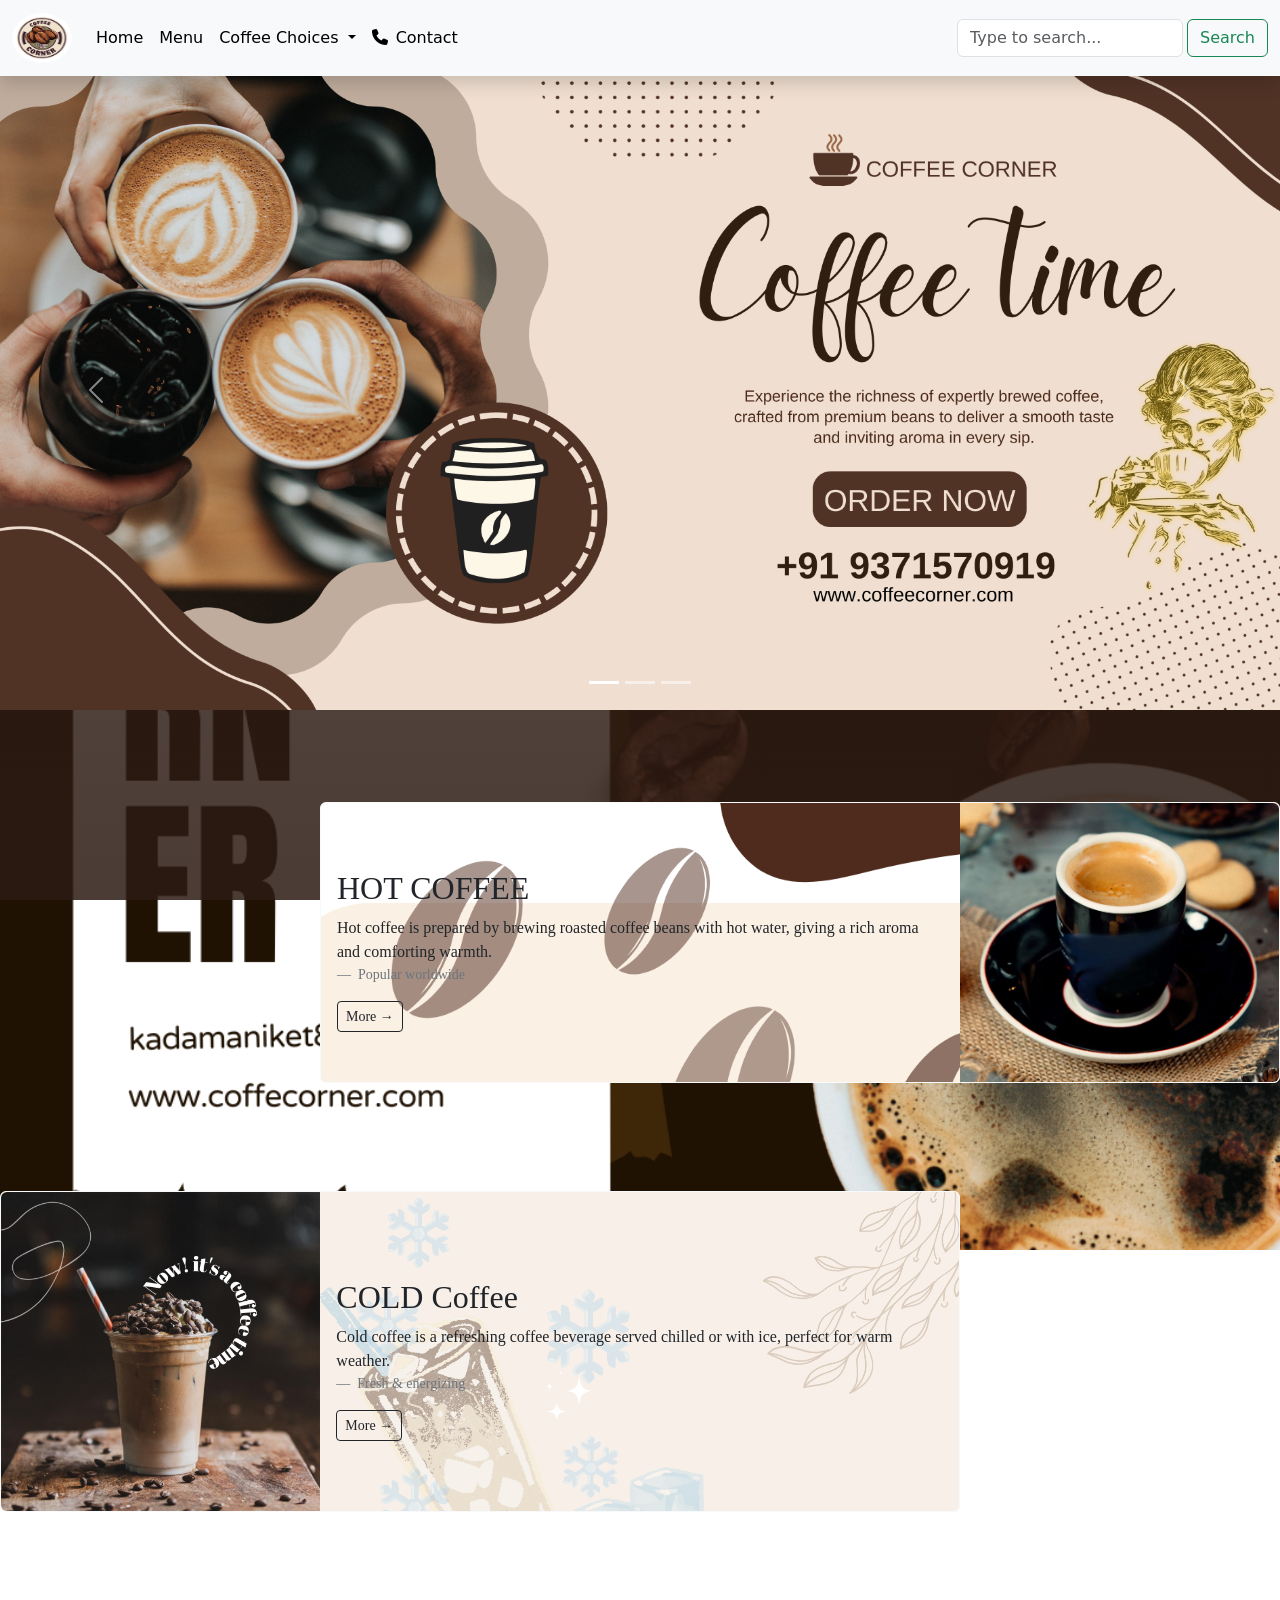
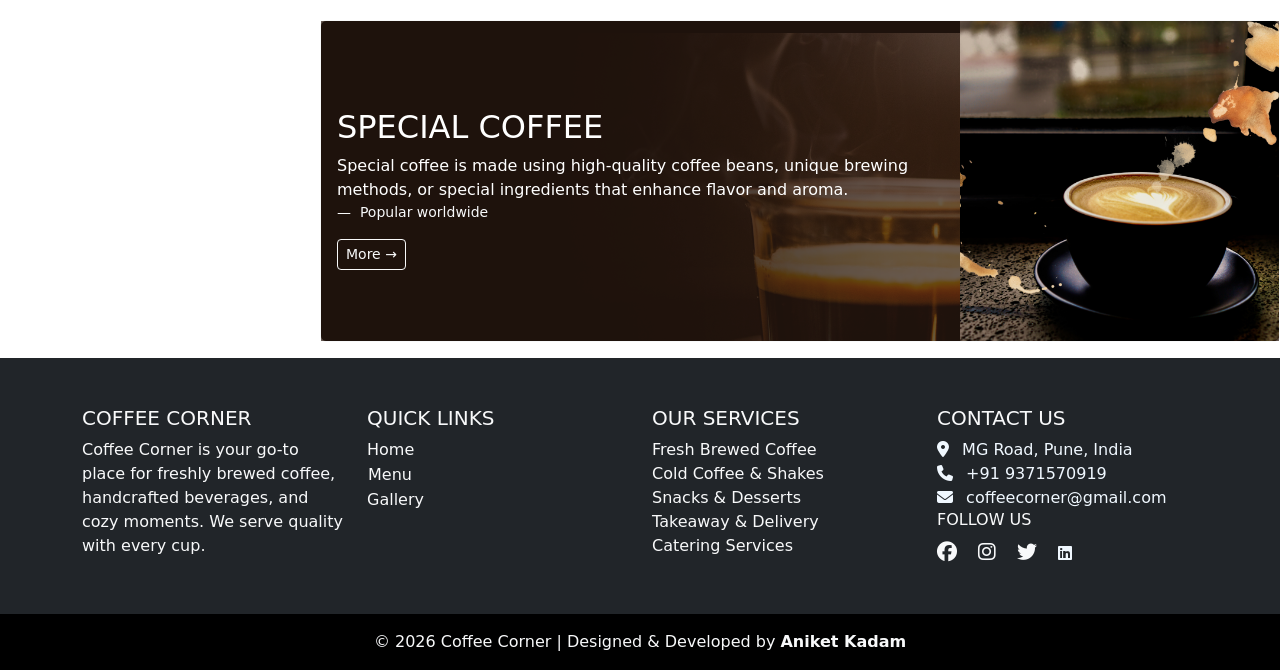
<file: index.html>
<!DOCTYPE html>
<html lang="en">

<head>
    <meta charset="UTF-8">
    <link rel="icon" type="image/png" href="images/Dark Brown Vintage Retro Coffee Bean Product Badge Logo.png">
    <meta name="viewport" content="width=device-width, initial-scale=1.0">
    <title>Coffee Corner</title>
    <!-- Icone -->
    <link rel="stylesheet" href="https://cdnjs.cloudflare.com/ajax/libs/font-awesome/6.5.1/css/all.min.css">

    <!-- Bootstrap CSS -->
    <link href="https://cdn.jsdelivr.net/npm/bootstrap@5.0.2/dist/css/bootstrap.min.css" rel="stylesheet">

    <!-- Custom CSS -->
    <link rel="stylesheet" href="style.css">
</head>

<body id="home">



    <!-- ================= NAVBAR ================= -->
    <nav class="navbar navbar-expand-lg navbar-light bg-light fixed-top shadow">
        <div class="container-fluid">

            <a class="navbar-brand" href="#home">
                <img src="./images/Dark Brown Vintage Retro Coffee Bean Product Badge Logo.png" alt="Coffee Corner"
                    width="60" height="50" class=" logo">
            </a>

            <button class="navbar-toggler" type="button" data-bs-toggle="collapse"
                data-bs-target="#navbarSupportedContent">
                <span class="navbar-toggler-icon"></span>
            </button>

            <div class="collapse navbar-collapse" id="navbarSupportedContent">

                <ul class="navbar-nav me-auto mb-2 mb-lg-0">
                    <li class="nav-item">
                        <a class="nav-link active" href="#">Home</a>
                    </li>

                    <li class="nav-item">
                        <a class="nav-link active" href="#M" data-bs-toggle="offcanvas" data-bs-target="#offcanvasRight"
                            aria-controls="offcanvasRight">Menu</a>
                    </li>


                    <li class="nav-item dropdown">
                        <a class="nav-link active dropdown-toggle" href="#" role="button" data-bs-toggle="dropdown">
                            Coffee Choices
                        </a>
                        <ul class="dropdown-menu">
                            <li><a class="dropdown-item" href="./hot_coffee_section.html" target="_blank">Hot Coffee</a>
                            </li>
                            <li><a class="dropdown-item" href="./Cold_coffee.html" target="_blank">Cold
                                    Coffee</a></li>
                            <li><a class="dropdown-item" href="./special_coffee.html" target="_blank">Special
                                    Coffee</a></li>
                        </ul>
                    </li>
                    <li class="nav-item">
                        <a class="nav-link active" href="#Contact">
                            <i class="fas fa-phone me-2"></i>Contact</a>
                    </li>
                </ul>

                <form class="d-flex">
                    <input class="form-control" list="datalistOptions" id="exampleDataList"
                        placeholder="Type to search...">
                    <datalist id="datalistOptions">
                        <a href="./Cold_coffee.html">
                            <option value="Cold Coffee"></option>
                        </a>
                        <option value="Cappuccino">
                        <option value="Caffè Latte">
                    </datalist> <button class="btn btn-outline-success ms-1" type="submit">Search</button>
                </form>

            </div>
        </div>
    </nav>

    <!-- ================= BANNER ================= -->
    <div id="carouselExampleIndicators" class="carousel slide" data-bs-ride="carousel">
        <div class="carousel-indicators">
            <button type="button" data-bs-target="#carouselExampleIndicators" data-bs-slide-to="0" class="active"
                aria-current="true" aria-label="Slide 1"></button>
            <button type="button" data-bs-target="#carouselExampleIndicators" data-bs-slide-to="1"
                aria-label="Slide 2"></button>
            <button type="button" data-bs-target="#carouselExampleIndicators" data-bs-slide-to="2"
                aria-label="Slide 3"></button>
        </div>
        <div class="carousel-inner">
            <div class="carousel-item active">
                <a href="./hot_coffee_section.html"><img src="./images/banner.png" class="d-block w-100" alt="..."></a>
            </div>
            <div class="carousel-item">
                <img src="./images/Brown and white Modern Coffee Time Promotion Banner.png" class="d-block w-100"
                    alt="...">
            </div>
            <div class="carousel-item">
                <img src="./images/Brown Simple Minimalist Coffee Shop Promotion Banner.png" class="d-block w-100"
                    alt="...">
            </div>
        </div>
        <button class="carousel-control-prev" type="button" data-bs-target="#carouselExampleIndicators"
            data-bs-slide="prev">
            <span class="carousel-control-prev-icon" aria-hidden="true"></span>
            <span class="visually-hidden">Previous</span>
        </button>
        <button class="carousel-control-next" type="button" data-bs-target="#carouselExampleIndicators"
            data-bs-slide="next">
            <span class="carousel-control-next-icon" aria-hidden="true"></span>
            <span class="visually-hidden">Next</span>
        </button>
    </div>

    <!-- ================= HOT COFFEE SECTION ================= -->
    <span id="M"> </span>
    <span id="coffee1"><br><br><br></span>
    <section class="d-flex justify-content-end">

        <div id="hot" class="card mb-3 w-75 text-dark border-light">

            <div class="row g-0 align-items-center">
                <div class="col-md-8">
                    <div class="card-body">
                        <h2 class="card-title">HOT COFFEE</h2>
                        <p class="card-text text-dark">
                            Hot coffee is prepared by brewing roasted coffee beans with hot water, giving a rich
                            aroma and comforting warmth.
                        </p>
                        <figcaption class="blockquote-footer">
                            Popular worldwide
                        </figcaption>
                        <a href="./hot_coffee_section.html" target="_blank">
                            <button class="btn btn-sm btn-outline-dark float-start order-btn" data-name="Espresso"
                                data-price="120"> More &rarr;

                            </button>
                        </a>
                    </div>
                </div>

                <div class="col-md-4 text-center">
                    <img src="./images/espresso-shot-coffee-1.jpeg" class="img-fluid rounded-end" alt="Espresso Coffee">
                </div>

            </div>
        </div>

    </section>

    <!-- ================= COLD COFFEE SECTION ================= -->
    <span id="coffee2"> <br><br><br></span>
    <section>
        <div id="cold" class="card mb-3 w-75 text-dark border-light">
            <div class="row g-0 align-items-center">


                <div class="col-md-4 text-center">
                    <img src="./images/Brown and White Coffee Time.png" class="img-fluid rounded-start"
                        alt="Hot Coffee">
                </div>


                <div class="col-md-8">
                    <div class="card-body">
                        <h2 class="card-title">COLD Coffee</h2>
                        <p class="card-text">
                            Cold coffee is a refreshing coffee beverage served chilled or with ice, perfect for warm
                            weather.
                        </p>
                        <figcaption class="blockquote-footer">
                            Fresh & energizing
                        </figcaption>
                        <a href="./Cold_coffee.html" target="_blank">
                            <button class="btn btn-sm btn-outline-dark float-start order-btn" data-name="Espresso"
                                data-price="120"> More &rarr;

                            </button>
                        </a>
                    </div>
                </div>

            </div>
        </div>
    </section>
    <!-- ================= SPECIAL COFFEE SECTION ================= -->
    <span id="coffee3"> <br><br><br>
    </span>
    <section class="d-flex justify-content-end">

        <div id="special" class="card mb-3 w-75 border-light">

            <div class="bg-overlay"></div>

            <div class="row g-0 align-items-center">

                <div class="col-md-8">
                    <div class="card-body text-white">
                        <h2 class="card-title">SPECIAL COFFEE</h2>
                        <p class="card-text">
                            Special coffee is made using high-quality coffee beans, unique brewing
                            methods, or special ingredients that enhance flavor and aroma.
                        </p>
                        <figcaption class="blockquote-footer text-light">
                            Popular worldwide
                        </figcaption>
                        <a href="./special_coffee.html" target="_blank">
                            <button class="btn btn-sm btn-outline-light float-start order-btn" data-name="Espresso"
                                data-price="120"> More &rarr;

                            </button>
                        </a>

                    </div>
                </div>

                <div class="col-md-4 text-center">
                    <img src="./images/Brown and Black Simple Coffee Quotes Instagram Post.png"
                        class="img-fluid rounded-end" alt="Special Coffee">
                </div>

            </div>
        </div>

    </section>




    <!-- ================= FOOTER SECTION ================= -->

    <footer class="bg-dark text-light pt-5">
        <div class="container">
            <div class="row">

                <!-- About Us -->
                <div class="col-md-3 mb-4">
                    <h5 class="text-uppercase">Coffee Corner</h5>
                    <p>
                        Coffee Corner is your go-to place for freshly brewed coffee,
                        handcrafted beverages, and cozy moments. We serve quality
                        with every cup.
                    </p>
                </div>

                <!-- Quick Links -->
                <div class="col-md-3 mb-4">
                    <h5 class="text-uppercase">Quick Links</h5>
                    <ul class="list-unstyled">
                        <li>
                            <a href="./index.html" class="text-light text-decoration-none">Home</a>
                        </li>
                        <li>
                            <button class="btn btn-link text-light text-decoration-none p-0" type="button"
                                data-bs-toggle="offcanvas" data-bs-target="#offcanvasRight"
                                aria-controls="offcanvasRight">
                                Menu
                            </button>
                        </li>
                        <li>
                            <a href="#coffee1" class="text-light text-decoration-none">Gallery</a>
                        </li>
                    </ul>
                </div>

                <!-- Services -->
                <div class="col-md-3 mb-4">
                    <h5 class="text-uppercase">Our Services</h5>
                    <ul class="list-unstyled">
                        <li>Fresh Brewed Coffee</li>
                        <li>Cold Coffee & Shakes</li>
                        <li>Snacks & Desserts</li>
                        <li>Takeaway & Delivery</li>
                        <li>Catering Services</li>
                    </ul>
                </div>

                <!-- Contact & Social -->
                <div id="Contact" class="col-md-3 mb-4">
                    <h5 class="text-uppercase">Contact Us</h5>
                    <a class="mb-" href="https://share.google/iZvY8CLfVoQs7OlbF" target="_blank">
                        <i class="fas fa-map-marker-alt me-2"></i>
                        MG Road, Pune, India
                    </a>
                    <br>
                    <a class="mb-1" href="tel:+919371570919" target="_blank">
                        <i class="fas fa-phone me-2"></i>
                        +91 9371570919
                    </a>
                    <br>
                    <a class="mb-3" href="tomail:kadamaniket810@gmail.com" target="_blank">
                        <i class="fas fa-envelope me-2"></i>
                        coffeecorner@gmail.com
                    </a>

                    <h6 class="text-uppercase">Follow Us</h6>
                    <a href="https://www.facebook.com/" class="text-light me-3 fs-5"><i class="fab fa-facebook"></i></a>
                    <a href="https://www.instagram.com/" class="text-light me-3 fs-5"><i
                            class="fab fa-instagram"></i></a>
                    <a href="https://x.com/" class="text-light me-3 fs-5"><i class="fab fa-twitter"></i></a>
                    <a href="https://www.linkedin.com/in/aniket-kadam-018986354" target="_blank" text-light fs-5><i
                            class="fab fa-linkedin"></i></a>
                </div>

            </div>
        </div>

        <!-- Bottom Bar -->
        <div class="bg-black text-center py-3 mt-3">
            © 2026 Coffee Corner | Designed & Developed by <strong>Aniket Kadam</strong>
        </div>
    </footer>
    <div class="offcanvas offcanvas-end bg-light" tabindex="-1" id="offcanvasRight"
        aria-labelledby="offcanvasRightLabel">

        <div class="offcanvas-header">
            <h5 id="offcanvasRightLabel"> <a class="navbar-brand" href="#">
                    <img src="./images/Dark Brown Vintage Retro Coffee Bean Product Badge Logo.png" alt="Coffee Corner"
                        width="60" height="50" class=" logo">
                </a>
                Our Coffee Menu</h5>
            <button type="button" class="btn-close" data-bs-dismiss="offcanvas"></button>
        </div>
        <div class="offcanvas-body">
            <!-- Coffee Menu-->

            <div class="container-fluid">

                <h5 class="text-center text-uppercase mb-3 fw-bold"> Menu Coffee</h5>

                <div class="list-group shadow-sm shadow">
                    <div
                        class="list-group-item d-flex justify-content-between text-decoration-none fw-bolder  bg-light p-4">
                        <a href="./hot_coffee_section.html" style="color: #000;text-shadow:none;" target="_blank">Hot
                            Coffee</a>
                    </div>
                    <div class="list-group-item d-flex justify-content-between text-decoration-none fw-bold p-4">
                        <a href="./Cold_coffee.html" style="color: #000; ; text-shadow: none;" target="_blank">Cold
                            Coffee</a>
                    </div>
                    <div
                        class="list-group-item d-flex justify-content-between text-decoration-none fw-bolder  bg-light p-4">
                        <a href="special_coffee.html" style="color: #000; text-shadow:none; " target="_blank">Special
                            Coffee</a>
                    </div>

                </div>
            </div>
        </div>
    </div>



    <!-- Bootstrap JS Bundle -->
    <script src="https://cdn.jsdelivr.net/npm/bootstrap@5.0.2/dist/js/bootstrap.bundle.min.js"></script>

</body>

</html>
</file>
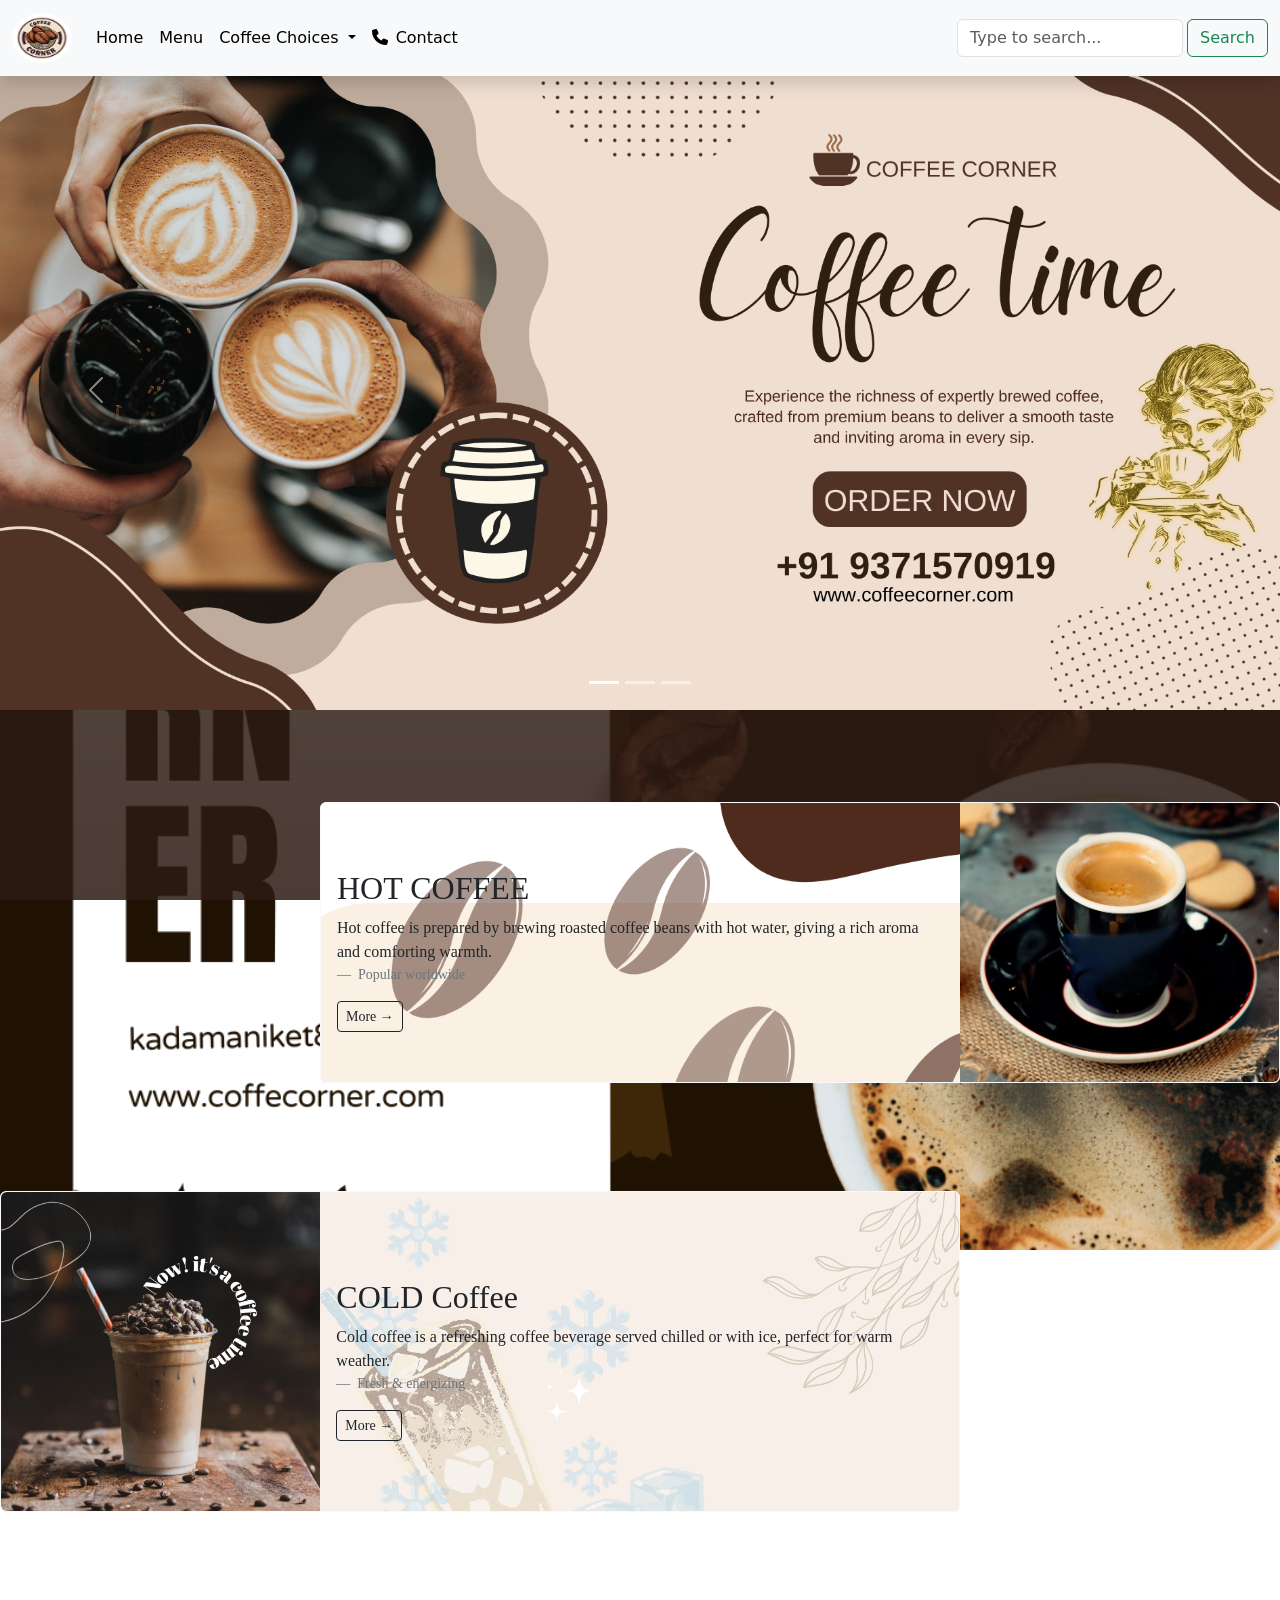
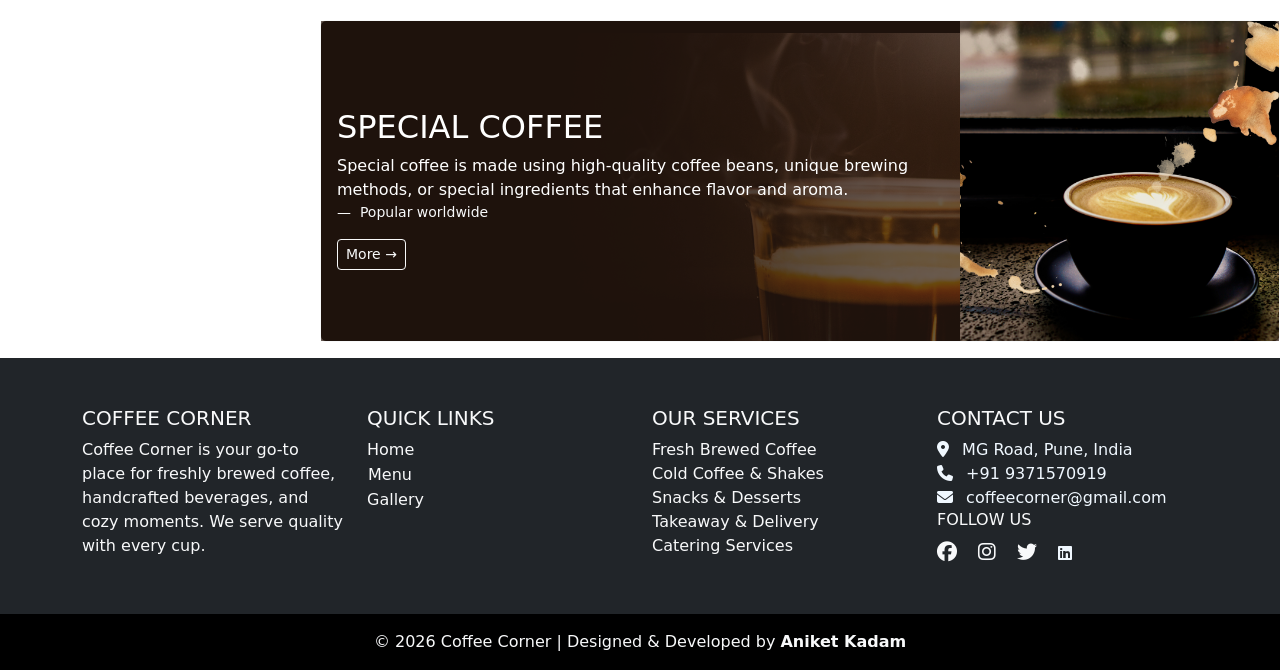
<file: code/index.html>
<!DOCTYPE html>
<html lang="en">

<head>
    <meta charset="UTF-8">
    <meta name="viewport" content="width=device-width, initial-scale=1.0">
    <title>Coffee Corner</title>
    <!-- Icone -->
    <link rel="stylesheet" href="https://cdnjs.cloudflare.com/ajax/libs/font-awesome/6.5.1/css/all.min.css">

    <!-- Bootstrap CSS -->
    <link href="https://cdn.jsdelivr.net/npm/bootstrap@5.0.2/dist/css/bootstrap.min.css" rel="stylesheet">

    <!-- Custom CSS -->
    <link rel="stylesheet" href="style.css">
</head>

<body id="home">
   


    <!-- ================= NAVBAR ================= -->
    <nav class="navbar navbar-expand-lg navbar-light bg-light fixed-top shadow">
        <div class="container-fluid">

            <a class="navbar-brand" href="#home">
                <img src="../Data/Dark Brown Vintage Retro Coffee Bean Product Badge Logo.png" alt="Coffee Corner"
                    width="60" height="50" class=" logo">
            </a>

            <button class="navbar-toggler" type="button" data-bs-toggle="collapse"
                data-bs-target="#navbarSupportedContent">
                <span class="navbar-toggler-icon"></span>
            </button>

            <div class="collapse navbar-collapse" id="navbarSupportedContent">

                <ul class="navbar-nav me-auto mb-2 mb-lg-0">
                    <li class="nav-item">
                        <a class="nav-link active" href="#">Home</a>
                    </li>

                    <li class="nav-item">
                        <a class="nav-link active" href="#M" data-bs-toggle="offcanvas" data-bs-target="#offcanvasRight"
                            aria-controls="offcanvasRight">Menu</a>
                    </li>


                    <li class="nav-item dropdown">
                        <a class="nav-link active dropdown-toggle" href="#" role="button" data-bs-toggle="dropdown">
                            Coffee Choices
                        </a>
                        <ul class="dropdown-menu">
                            <li><a class="dropdown-item" href="./hot coffee section.html" target="_blank">Hot Coffee</a>
                            </li>
                            <li><a class="dropdown-item" href="./Cold coffee section.html" target="_blank">Cold
                                    Coffee</a></li>
                            <li><a class="dropdown-item" href="./Special coffee section.html" target="_blank">Special
                                    Coffee</a></li>
                        </ul>
                    </li>
                    <li class="nav-item">
                        <a class="nav-link active" href="#Contact">
                            <i class="fas fa-phone me-2"></i>Contact</a>
                    </li>
                </ul>

                 <form class="d-flex">
                    <input class="form-control" list="datalistOptions" id="exampleDataList"
                        placeholder="Type to search...">
                    <datalist id="datalistOptions">
<a href="./Cold coffee.html">    <option value="Cold Coffee"></option>    </a>
                        <option value="Cappuccino">
                        <option value="Caffè Latte">
                    </datalist> <button class="btn btn-outline-success ms-1" type="submit">Search</button>
                </form>

            </div>
        </div>
    </nav>

    <!-- ================= BANNER ================= -->
    <div id="carouselExampleIndicators" class="carousel slide" data-bs-ride="carousel">
        <div class="carousel-indicators">
            <button type="button" data-bs-target="#carouselExampleIndicators" data-bs-slide-to="0" class="active"
                aria-current="true" aria-label="Slide 1"></button>
            <button type="button" data-bs-target="#carouselExampleIndicators" data-bs-slide-to="1"
                aria-label="Slide 2"></button>
            <button type="button" data-bs-target="#carouselExampleIndicators" data-bs-slide-to="2"
                aria-label="Slide 3"></button>
        </div>
        <div class="carousel-inner">
            <div class="carousel-item active">
                <a href="./hot coffee section.html"><img src="../Data/banner.png" class="d-block w-100" alt="..."></a>
            </div>
            <div class="carousel-item">
                <img src="../Data/Brown and white Modern Coffee Time Promotion Banner.png" class="d-block w-100"
                    alt="...">
            </div>
            <div class="carousel-item">
                <img src="../Data/Brown Simple Minimalist Coffee Shop Promotion Banner.png" class="d-block w-100"
                    alt="...">
            </div>
        </div>
        <button class="carousel-control-prev" type="button" data-bs-target="#carouselExampleIndicators"
            data-bs-slide="prev">
            <span class="carousel-control-prev-icon" aria-hidden="true"></span>
            <span class="visually-hidden">Previous</span>
        </button>
        <button class="carousel-control-next" type="button" data-bs-target="#carouselExampleIndicators"
            data-bs-slide="next">
            <span class="carousel-control-next-icon" aria-hidden="true"></span>
            <span class="visually-hidden">Next</span>
        </button>
    </div>

    <!-- ================= HOT COFFEE SECTION ================= -->
    <span id="M"> </span>
    <span id="coffee1"><br><br><br></span>
    <section class="d-flex justify-content-end">

        <div id="hot" class="card mb-3 w-75 text-dark border-light">

            <div class="row g-0 align-items-center">
                <div class="col-md-8">
                    <div class="card-body">
                        <h2 class="card-title">HOT COFFEE</h2>
                        <p class="card-text text-dark">
                            Hot coffee is prepared by brewing roasted coffee beans with hot water, giving a rich
                            aroma and comforting warmth.
                        </p>
                        <figcaption class="blockquote-footer">
                            Popular worldwide
                        </figcaption>
                        <a href="./hot coffee section.html" target="_blank">
                            <button class="btn btn-sm btn-outline-dark float-start order-btn" data-name="Espresso"
                                data-price="120"> More &rarr;

                            </button>
                        </a>
                    </div>
                </div>

                <div class="col-md-4 text-center">
                    <img src="../Data/espresso-shot-coffee-1.jpeg" class="img-fluid rounded-end" alt="Espresso Coffee">
                </div>

            </div>
        </div>

    </section>

    <!-- ================= COLD COFFEE SECTION ================= -->
    <span id="coffee2"> <br><br><br></span>
    <section>
        <div id="cold" class="card mb-3 w-75 text-dark border-light">
            <div class="row g-0 align-items-center">


                <div class="col-md-4 text-center">
                    <img src="../Data/Brown and White Coffee Time.png" class="img-fluid rounded-start" alt="Hot Coffee">
                </div>


                <div class="col-md-8">
                    <div class="card-body">
                        <h2 class="card-title">COLD Coffee</h2>
                        <p class="card-text">
                            Cold coffee is a refreshing coffee beverage served chilled or with ice, perfect for warm
                            weather.
                        </p>
                        <figcaption class="blockquote-footer">
                            Fresh & energizing
                        </figcaption>
                        <a href="./Cold coffee.html" target="_blank">
                            <button class="btn btn-sm btn-outline-dark float-start order-btn" data-name="Espresso"
                                data-price="120"> More &rarr;

                            </button>
                        </a>
                    </div>
                </div>

            </div>
        </div>
    </section>
    <!-- ================= SPECIAL COFFEE SECTION ================= -->
    <span id="coffee3"> <br><br><br>
    </span>
    <section class="d-flex justify-content-end">

        <div id="special" class="card mb-3 w-75 border-light">

            <div class="bg-overlay"></div>

            <div class="row g-0 align-items-center">

                <div class="col-md-8">
                    <div class="card-body text-white">
                        <h2 class="card-title">SPECIAL COFFEE</h2>
                        <p class="card-text">
                            Special coffee is made using high-quality coffee beans, unique brewing
                            methods, or special ingredients that enhance flavor and aroma.
                        </p>
                        <figcaption class="blockquote-footer text-light">
                            Popular worldwide
                        </figcaption>
                        <a href="./Special coffee section.html" target="_blank">
                            <button class="btn btn-sm btn-outline-light float-start order-btn" data-name="Espresso"
                                data-price="120"> More &rarr;

                            </button>
                        </a>

                    </div>
                </div>

                <div class="col-md-4 text-center">
                    <img src="../Data/Brown and Black Simple Coffee Quotes Instagram Post.png"
                        class="img-fluid rounded-end" alt="Special Coffee">
                </div>

            </div>
        </div>

    </section>




    <!-- ================= FOOTER SECTION ================= -->

    <footer class="bg-dark text-light pt-5">
        <div class="container">
            <div class="row">

                <!-- About Us -->
                <div class="col-md-3 mb-4">
                    <h5 class="text-uppercase">Coffee Corner</h5>
                    <p>
                        Coffee Corner is your go-to place for freshly brewed coffee,
                        handcrafted beverages, and cozy moments. We serve quality
                        with every cup.
                    </p>
                </div>

                <!-- Quick Links -->
                <div class="col-md-3 mb-4">
                    <h5 class="text-uppercase">Quick Links</h5>
                    <ul class="list-unstyled">
                        <li>
                            <a href="./index.html" class="text-light text-decoration-none">Home</a>
                        </li>
                        <li>
                            <button class="btn btn-link text-light text-decoration-none p-0" type="button"
                                data-bs-toggle="offcanvas" data-bs-target="#offcanvasRight"
                                aria-controls="offcanvasRight">
                                Menu
                            </button>
                        </li>
                        <li>
                            <a href="#coffee1" class="text-light text-decoration-none">Gallery</a>
                        </li>
                    </ul>
                </div>

                <!-- Services -->
                <div class="col-md-3 mb-4">
                    <h5 class="text-uppercase">Our Services</h5>
                    <ul class="list-unstyled">
                        <li>Fresh Brewed Coffee</li>
                        <li>Cold Coffee & Shakes</li>
                        <li>Snacks & Desserts</li>
                        <li>Takeaway & Delivery</li>
                        <li>Catering Services</li>
                    </ul>
                </div>

                <!-- Contact & Social -->
                <div id="Contact" class="col-md-3 mb-4">
                    <h5 class="text-uppercase">Contact Us</h5>
                    <a class="mb-" href="https://share.google/iZvY8CLfVoQs7OlbF" target="_blank">
                        <i class="fas fa-map-marker-alt me-2"></i>
                        MG Road, Pune, India
                    </a>
                    <br>
                    <a class="mb-1" href="tel:+919371570919" target="_blank">
                        <i class="fas fa-phone me-2"></i>
                        +91 9371570919
                    </a>
                    <br>
                    <a class="mb-3" href="tomail:kadamaniket810@gmail.com" target="_blank">
                        <i class="fas fa-envelope me-2"></i>
                        coffeecorner@gmail.com
                    </a>

                    <h6 class="text-uppercase">Follow Us</h6>
                    <a href="https://www.facebook.com/" class="text-light me-3 fs-5"><i class="fab fa-facebook"></i></a>
                    <a href="https://www.instagram.com/" class="text-light me-3 fs-5"><i
                            class="fab fa-instagram"></i></a>
                    <a href="https://x.com/" class="text-light me-3 fs-5"><i class="fab fa-twitter"></i></a>
                    <a href="https://www.linkedin.com/in/aniket-kadam-018986354" target="_blank" text-light fs-5><i
                            class="fab fa-linkedin"></i></a>
                </div>

            </div>
        </div>

        <!-- Bottom Bar -->
        <div class="bg-black text-center py-3 mt-3">
            © 2026 Coffee Corner | Designed & Developed by <strong>Aniket Kadam</strong>
        </div>
    </footer>
    <div class="offcanvas offcanvas-end bg-light" tabindex="-1" id="offcanvasRight"
        aria-labelledby="offcanvasRightLabel">

        <div class="offcanvas-header">
            <h5 id="offcanvasRightLabel"> <a class="navbar-brand" href="#">
                    <img src="../Data/Dark Brown Vintage Retro Coffee Bean Product Badge Logo.png" alt="Coffee Corner"
                        width="60" height="50" class=" logo">
                </a>
                Our Coffee Menu</h5>
            <button type="button" class="btn-close" data-bs-dismiss="offcanvas"></button>
        </div>
        <div class="offcanvas-body">
            <!-- Coffee Menu-->

            <div class="container-fluid">

                <h5 class="text-center text-uppercase mb-3 fw-bold"> Menu Coffee</h5>

                <div class="list-group shadow-sm shadow">
                    <div
                        class="list-group-item d-flex justify-content-between text-decoration-none fw-bolder  bg-light p-4">
                        <a href="./hot coffee section.html" style="color: #000;text-shadow:none;" target="_blank">Hot
                            Coffee</a>
                    </div>
                    <div class="list-group-item d-flex justify-content-between text-decoration-none fw-bold p-4">
                        <a href="./Cold coffee.html" style="color: #000; ; text-shadow: none;" target="_blank">Cold
                            Coffee</a>
                    </div>
                    <div
                        class="list-group-item d-flex justify-content-between text-decoration-none fw-bolder  bg-light p-4">
                        <a href="Special coffee section.html" style="color: #000; text-shadow:none; "
                            target="_blank">Special
                            Coffee</a>
                    </div>

                </div>
            </div>
        </div>
    </div>



    <!-- Bootstrap JS Bundle -->
    <script src="https://cdn.jsdelivr.net/npm/bootstrap@5.0.2/dist/js/bootstrap.bundle.min.js"></script>

</body>

</html>
</file>
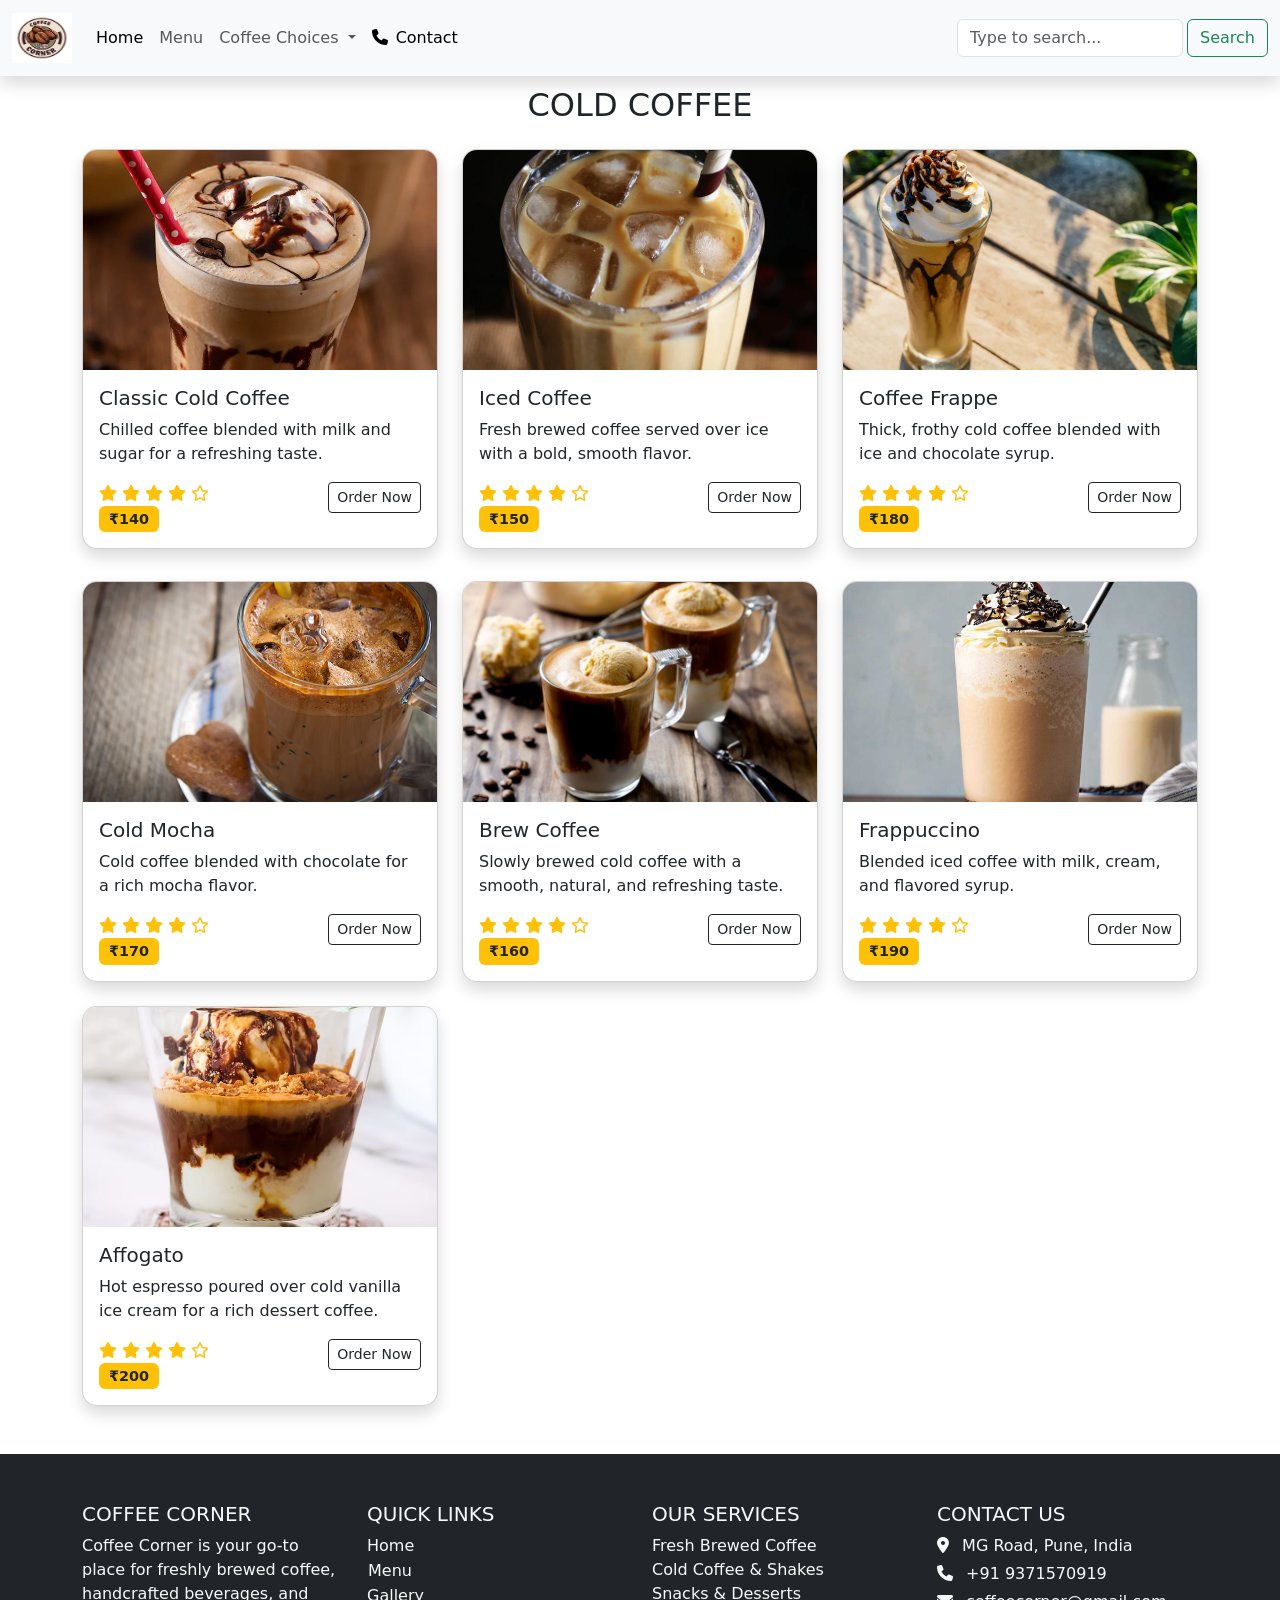
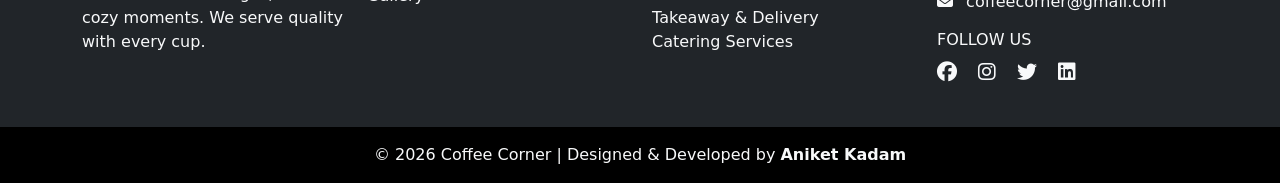
<file: Cold coffee.html>
<!DOCTYPE html>
<html lang="en">

<head>
    <meta charset="UTF-8">
    <meta name="viewport" content="width=device-width, initial-scale=1.0">
    <title>Coffee Corner</title>

    <!-- Icone -->
    <link rel="stylesheet" href="https://cdnjs.cloudflare.com/ajax/libs/font-awesome/6.5.1/css/all.min.css">


    <!-- Bootstrap CSS -->
    <link href="https://cdn.jsdelivr.net/npm/bootstrap@5.0.2/dist/css/bootstrap.min.css" rel="stylesheet">

    <!-- Custom CSS -->
    <link rel="stylesheet" href="hot coffee.css">
</head>

<body>
    <nav class="navbar navbar-expand-lg navbar-light bg-light fixed-top shadow">
        <div class="container-fluid">

            <a class="navbar-brand" href="./index.html">
                <img src="./images/Dark Brown Vintage Retro Coffee Bean Product Badge Logo.png" alt="Coffee Corner"
                    width="60" height="50" class=" logo">
            </a>

            <button class="navbar-toggler" type="button" data-bs-toggle="collapse"
                data-bs-target="#navbarSupportedContent">
                <span class="navbar-toggler-icon"></span>
            </button>

            <div class="collapse navbar-collapse" id="navbarSupportedContent">

                <ul class="navbar-nav me-auto mb-2 mb-lg-0">
                    <li class="nav-item">
                        <a class="nav-link active" href="./index.html" target="_parent">Home</a>
                    </li>

                    <li class="nav-item">
                        <a class="nav-link" href="#M" data-bs-toggle="offcanvas" data-bs-target="#offcanvasRight"
                            aria-controls="offcanvasRight">Menu</a>
                    </li>

                    <li class="nav-item dropdown">
                        <a class="nav-link dropdown-toggle" href="#" role="button" data-bs-toggle="dropdown">
                             Coffee Choices
                        </a>
                        <ul class="dropdown-menu">
                            <li><a class="dropdown-item" href="./hot coffee section.html">Hot Coffee</a></li>
                            <li><a class="dropdown-item" href="#">Cold Coffee</a></li>
                            <li><a class="dropdown-item" href="./Special coffee section.html">Special Coffee</a></li>
                        </ul>
                    </li>
                     <li class="nav-item">
                        <a class="nav-link active" href="#Contact">
                            <i class="fas fa-phone me-2"></i>Contact</a>
                    </li>
                </ul>

                <form class="d-flex">
                    <input class="form-control" list="datalistOptions" id="exampleDataList"
                        placeholder="Type to search...">
                    <datalist id="datalistOptions">
                        <option value="Classic Cold Coffee">
                        <option value="Brew Cold Coffee">
                        <option value="Affogato">
                        <option value="Frappuccino">
                        <option value="Iced Coffee">
                        <option value="Coffee Frappe">
                        <option value="Cold Mocha">
                    </datalist> <button class="btn btn-outline-success ms-1" type="submit">Search</button>
                </form>

            </div>
        </div>
    </nav>
    <!-- ================= CARD COFFEE SECTION ================= -->


    <section class="container my-5 mt-5" id="cold-coffee">
        <h2 class="text-center mb-4 text-uppercase">
            <br>Cold Coffee
        </h2>

        <div class="row g-4">

            <!-- Classic Cold Coffee -->
            <div class="col-md-4">
                <div class="card coffee-card h-100 shadow">
                    <img src="./images/Cold-Coffee.png" class="card-img-top" alt="Cold Coffee">
                    <div class="card-body">
                        <h5 class="card-title">Classic Cold Coffee</h5>
                        <p class="card-text">
                            Chilled coffee blended with milk and sugar for a refreshing taste.
                        </p>
                        <div class="mt-2">
                            <i class="fas fa-star text-warning"></i>
                            <i class="fas fa-star text-warning"></i>
                            <i class="fas fa-star text-warning"></i>
                            <i class="fas fa-star text-warning"></i>
                            <i class="far fa-star text-warning"></i>

                            <button class="btn btn-sm btn-outline-dark float-end order-btn"
                                data-name="Classic Cold Coffee" data-price="140">
                                Order Now
                            </button>
                        </div>
                        <span class="badge bg-warning text-dark">₹140</span>
                    </div>
                </div>
            </div>

            <!-- Iced Coffee -->
            <div class="col-md-4">
                <div class="card coffee-card h-100 shadow">
                    <img src="./images/iced-coffee.png" class="card-img-top" alt="Iced Coffee">
                    <div class="card-body">
                        <h5 class="card-title">Iced Coffee</h5>
                        <p class="card-text">
                            Fresh brewed coffee served over ice with a bold, smooth flavor.
                        </p>
                        <div class="mt-2">
                            <i class="fas fa-star text-warning"></i>
                            <i class="fas fa-star text-warning"></i>
                            <i class="fas fa-star text-warning"></i>
                            <i class="fas fa-star text-warning"></i>
                            <i class="far fa-star text-warning"></i>

                            <button class="btn btn-sm btn-outline-dark float-end order-btn" data-name="Iced Coffee"
                                data-price="150">
                                Order Now
                            </button>
                        </div>
                        <span class="badge bg-warning text-dark">₹150</span>
                    </div>
                </div>
            </div>

            <!-- Coffee Frappe -->
            <div class="col-md-4">
                <div class="card coffee-card h-100 shadow">
                    <img src="./images/frappe.png" class="card-img-top" alt="Coffee Frappe">
                    <div class="card-body">
                        <h5 class="card-title">Coffee Frappe</h5>
                        <p class="card-text">
                            Thick, frothy cold coffee blended with ice and chocolate syrup.
                        </p>
                        <div class="mt-2">
                            <i class="fas fa-star text-warning"></i>
                            <i class="fas fa-star text-warning"></i>
                            <i class="fas fa-star text-warning"></i>
                            <i class="fas fa-star text-warning"></i>
                            <i class="far fa-star text-warning"></i>

                            <button class="btn btn-sm btn-outline-dark float-end order-btn" data-name="Coffee Frappe"
                                data-price="180">
                                Order Now
                            </button>
                        </div>
                        <span class="badge bg-warning text-dark">₹180</span>
                    </div>
                </div>
            </div>

        </div>

        <div class="row g-4 mt-2">

            <!-- Mocha Cold Coffee -->
            <div class="col-md-4">
                <div class="card coffee-card h-100 shadow">
                    <img src="./images/Iced_Mocha_1.png" class="card-img-top" alt="Cold Mocha">
                    <div class="card-body">
                        <h5 class="card-title">Cold Mocha</h5>
                        <p class="card-text">
                            Cold coffee blended with chocolate for a rich mocha flavor.
                        </p>
                        <div class="mt-2">
                            <i class="fas fa-star text-warning"></i>
                            <i class="fas fa-star text-warning"></i>
                            <i class="fas fa-star text-warning"></i>
                            <i class="fas fa-star text-warning"></i>
                            <i class="far fa-star text-warning"></i>

                            <button class="btn btn-sm btn-outline-dark float-end order-btn" data-name="Cold Mocha"
                                data-price="170">
                                Order Now
                            </button>
                        </div>
                        <span class="badge bg-warning text-dark">₹170</span>
                    </div>
                </div>
            </div>



            <!-- Brew Coffee -->
            <div class="col-md-4">
                <div class="card coffee-card h-100 shadow">
                    <img src="./images/brew coffee.png" class="card-img-top" alt="Brew Coffee">
                    <div class="card-body">
                        <h5 class="card-title">Brew Coffee</h5>
                        <p class="card-text">
                            Slowly brewed cold coffee with a smooth, natural, and refreshing taste.
                        </p>
                        <div class="mt-2">
                            <i class="fas fa-star text-warning"></i>
                            <i class="fas fa-star text-warning"></i>
                            <i class="fas fa-star text-warning"></i>
                            <i class="fas fa-star text-warning"></i>
                            <i class="far fa-star text-warning"></i>

                            <button class="btn btn-sm btn-outline-dark float-end order-btn" data-name="Brew Coffee"
                                data-price="160">
                                Order Now
                            </button>
                        </div>
                        <span class="badge bg-warning text-dark">₹160</span>
                    </div>
                </div>
            </div>

            <!-- Frappuccino -->
            <div class="col-md-4">
                <div class="card coffee-card h-100 shadow">
                    <img src="./images/frappuccino coffee.jpg" class="card-img-top" alt="Frappuccino">
                    <div class="card-body">
                        <h5 class="card-title">Frappuccino</h5>
                        <p class="card-text">
                            Blended iced coffee with milk, cream, and flavored syrup.
                        </p>
                        <div class="mt-2">
                            <i class="fas fa-star text-warning"></i>
                            <i class="fas fa-star text-warning"></i>
                            <i class="fas fa-star text-warning"></i>
                            <i class="fas fa-star text-warning"></i>
                            <i class="far fa-star text-warning"></i>

                            <button class="btn btn-sm btn-outline-dark float-end order-btn" data-name="Frappuccino"
                                data-price="190">
                                Order Now
                            </button>
                        </div>
                        <span class="badge bg-warning text-dark">₹190</span>
                    </div>
                </div>
            </div>

            <!-- Affogato -->
            <div class="col-md-4">
                <div class="card coffee-card h-100 shadow">
                    <img src="./images/Affogato coffee.png" class="card-img-top" alt="Affogato">
                    <div class="card-body">
                        <h5 class="card-title">Affogato</h5>
                        <p class="card-text">
                            Hot espresso poured over cold vanilla ice cream for a rich dessert coffee.
                        </p>
                        <div class="mt-2">
                            <i class="fas fa-star text-warning"></i>
                            <i class="fas fa-star text-warning"></i>
                            <i class="fas fa-star text-warning"></i>
                            <i class="fas fa-star text-warning"></i>
                            <i class="far fa-star text-warning"></i>

                            <button class="btn btn-sm btn-outline-dark float-end order-btn" data-name="Affogato"
                                data-price="200">
                                Order Now
                            </button>

                        </div>
                        <span class="badge bg-warning text-dark">₹200</span>
                    </div>
                </div>
            </div>

        </div>

    </section>


    <!-- ================= FOOTER SECTION ================= -->

    <footer class="bg-dark text-light pt-5">
        <div class="container">
            <div class="row">

                <!-- About Us -->
                <div class="col-md-3 mb-4">
                    <h5 class="text-uppercase">Coffee Corner</h5>
                    <p>
                        Coffee Corner is your go-to place for freshly brewed coffee,
                        handcrafted beverages, and cozy moments. We serve quality
                        with every cup.
                    </p>
                </div>

                <!-- Quick Links -->
                <div class="col-md-3 mb-4">
                    <h5 class="text-uppercase">Quick Links</h5>
                    <ul class="list-unstyled">
                        <li>
                            <a href="./index.html" class="text-light text-decoration-none">Home</a>
                        </li>
                        <li>
                            <button class="btn btn-link text-light text-decoration-none p-0" type="button"
                                data-bs-toggle="offcanvas" data-bs-target="#offcanvasRight"
                                aria-controls="offcanvasRight">
                                Menu
                            </button>
                        </li>
                        <li>
                            <a href="#cold-coffee" class="text-light text-decoration-none">Gallery</a>
                        </li>
                    </ul>
                </div>

                <!-- Services -->
                <div class="col-md-3 mb-4">
                    <h5 class="text-uppercase">Our Services</h5>
                    <ul class="list-unstyled">
                        <li>Fresh Brewed Coffee</li>
                        <li>Cold Coffee & Shakes</li>
                        <li>Snacks & Desserts</li>
                        <li>Takeaway & Delivery</li>
                        <li>Catering Services</li>
                    </ul>
                </div>

                <!-- Contact & Social -->
                <div id="Contact" class="col-md-3 mb-4">
                    <h5 class="text-uppercase">Contact Us</h5>

                    <p class="mb-1">
                        <i class="fas fa-map-marker-alt me-2"></i>
                        MG Road, Pune, India
                    </p>

                    <p class="mb-1">
                        <a href="tel:+919371570919" class="text-light text-decoration-none">
                            <i class="fas fa-phone me-2"></i>
                            +91 9371570919
                        </a>
                    </p>

                    <p class="mb-3">
                        <a href="mailto:kadamaniket810@gmail.com" class="text-light text-decoration-none">
                            <i class="fas fa-envelope me-2"></i>
                            coffeecorner@gmail.com
                        </a>
                    </p>

                    <h6 class="text-uppercase">Follow Us</h6>
                    <a href="https://www.facebook.com/" class="text-light me-3 fs-5"><i class="fab fa-facebook"></i></a>
                    <a href="https://www.instagram.com/" class="text-light me-3 fs-5"><i
                            class="fab fa-instagram"></i></a>
                    <a href="https://x.com/" class="text-light me-3 fs-5"><i class="fab fa-twitter"></i></a>
                    <a href="https://www.linkedin.com/in/aniket-kadam-018986354" target="_blank"
                        class="text-light fs-5">
                        <i class="fab fa-linkedin"></i>
                    </a>
                </div>

            </div>
        </div>

        <!-- Bottom Bar -->
        <div class="bg-black text-center py-3 mt-3">
            © 2026 Coffee Corner | Designed & Developed by <strong>Aniket Kadam</strong>
        </div>
    </footer>

    <!-- Offcanvas Menu -->
    <div class="offcanvas offcanvas-end" tabindex="-1" id="offcanvasRight" aria-labelledby="offcanvasRightLabel">

        <div class="offcanvas-header">
            <h5 id="offcanvasRightLabel"> <a class="navbar-brand" href="#">
                    <img src="./images/Dark Brown Vintage Retro Coffee Bean Product Badge Logo.png" alt="Coffee Corner"
                        width="60" height="50" class=" logo">
                </a>
                Our Coffee Menu</h5> <button type="button" class="btn-close" data-bs-dismiss="offcanvas"></button>
        </div>

        <div class="offcanvas-body">

            <!-- Cold Coffee -->
            <div class="container-fluid mb-4">
                <h5 class="text-center text-uppercase fw-bold mb-3">Cold Coffee</h5>

                <div class="list-group shadow-sm">
                    <div class="list-group-item d-flex justify-content-between align-items-center">
                        <span>Classic Cold Coffee</span>
                        <span class="badge bg-dark rounded-pill">₹140</span>
                    </div>

                    <div class="list-group-item d-flex justify-content-between align-items-center">
                        <span>Iced Coffee</span>
                        <span class="badge bg-dark rounded-pill">₹150</span>
                    </div>

                    <div class="list-group-item d-flex justify-content-between align-items-center">
                        <span>Coffee Frappe</span>
                        <span class="badge bg-dark rounded-pill">₹180</span>
                    </div>

                    <div class="list-group-item d-flex justify-content-between align-items-center">
                        <span>Cold Mocha</span>
                        <span class="badge bg-dark rounded-pill">₹170</span>
                    </div>

                    <div class="list-group-item d-flex justify-content-between align-items-center">
                        <span>Cold Brew Coffee</span>
                        <span class="badge bg-dark rounded-pill">₹160</span>
                    </div>

                    <div class="list-group-item d-flex justify-content-between align-items-center">
                        <span>Frappuccino</span>
                        <span class="badge bg-dark rounded-pill">₹190</span>
                    </div>

                    <div class="list-group-item d-flex justify-content-between align-items-center">
                        <span>Affogato</span>
                        <span class="badge bg-dark rounded-pill">₹200</span>
                    </div>

                </div>
            </div>

        </div>
    </div>

    <script src="https://cdn.jsdelivr.net/npm/bootstrap@5.0.2/dist/js/bootstrap.bundle.min.js"></script>


    <!-- Cart Modal -->
    <div class="modal fade" id="cartModal" tabindex="-1" aria-hidden="true">
        <div class="modal-dialog modal-lg modal-dialog-centered">
            <div class="modal-content">

                <div class="modal-header">
                    <h5 class="modal-title">Your Cart</h5>
                    <button type="button" class="btn-close" data-bs-dismiss="modal"></button>
                </div>

                <div class="modal-body">
                    <table class="table">
                        <thead>
                            <tr class="bg-success">
                                <th>Coffee</th>
                                <th>Price</th>
                                <th>Qty</th>
                                <th>Total</th>
                                <th></th>
                            </tr>
                        </thead>
                        <tbody id="cartItems">
                            <!-- Items added dynamically -->
                        </tbody>
                    </table>

                    <h5 class="text-end p-2">
                        Grand Total: ₹<span id="grandTotal">0</span>
                    </h5>
                </div>

                <div class="modal-footer">
                    <button class="btn btn-secondary" data-bs-dismiss="modal">Continue Shopping</button>
                    <button class="btn btn-success">Checkout</button>
                </div>

            </div>
        </div>
    </div>



    <script>
        let cart = [];

        const cartItemsEl = document.getElementById('cartItems');
        const grandTotalEl = document.getElementById('grandTotal');

        document.querySelectorAll('.order-btn').forEach(button => {
            button.addEventListener('click', () => {
                const name = button.dataset.name;
                const price = parseInt(button.dataset.price);

                const existingItem = cart.find(item => item.name === name);

                if (existingItem) {
                    existingItem.qty++;
                } else {
                    cart.push({ name, price, qty: 1 });
                }

                updateCart();
                new bootstrap.Modal(document.getElementById('cartModal')).show();
            });
        });

        function updateCart() {
            cartItemsEl.innerHTML = '';
            let grandTotal = 0;

            cart.forEach((item, index) => {
                const itemTotal = item.price * item.qty;
                grandTotal += itemTotal;

                cartItemsEl.innerHTML += `
                <tr>
                    <td>${item.name}</td>
                    <td>₹${item.price}</td>
                    <td>${item.qty}</td>
                    <td>₹${itemTotal}</td>
                    <td>
                        <button class="btn btn-sm btn-danger" onclick="removeItem(${index})">
                            ✕
                        </button>
                    </td>
                </tr>
            `;
            });

            grandTotalEl.textContent = grandTotal;
        }

        function removeItem(index) {
            cart.splice(index, 1);
            updateCart();
        }
    </script>



</body>

</html>
</file>
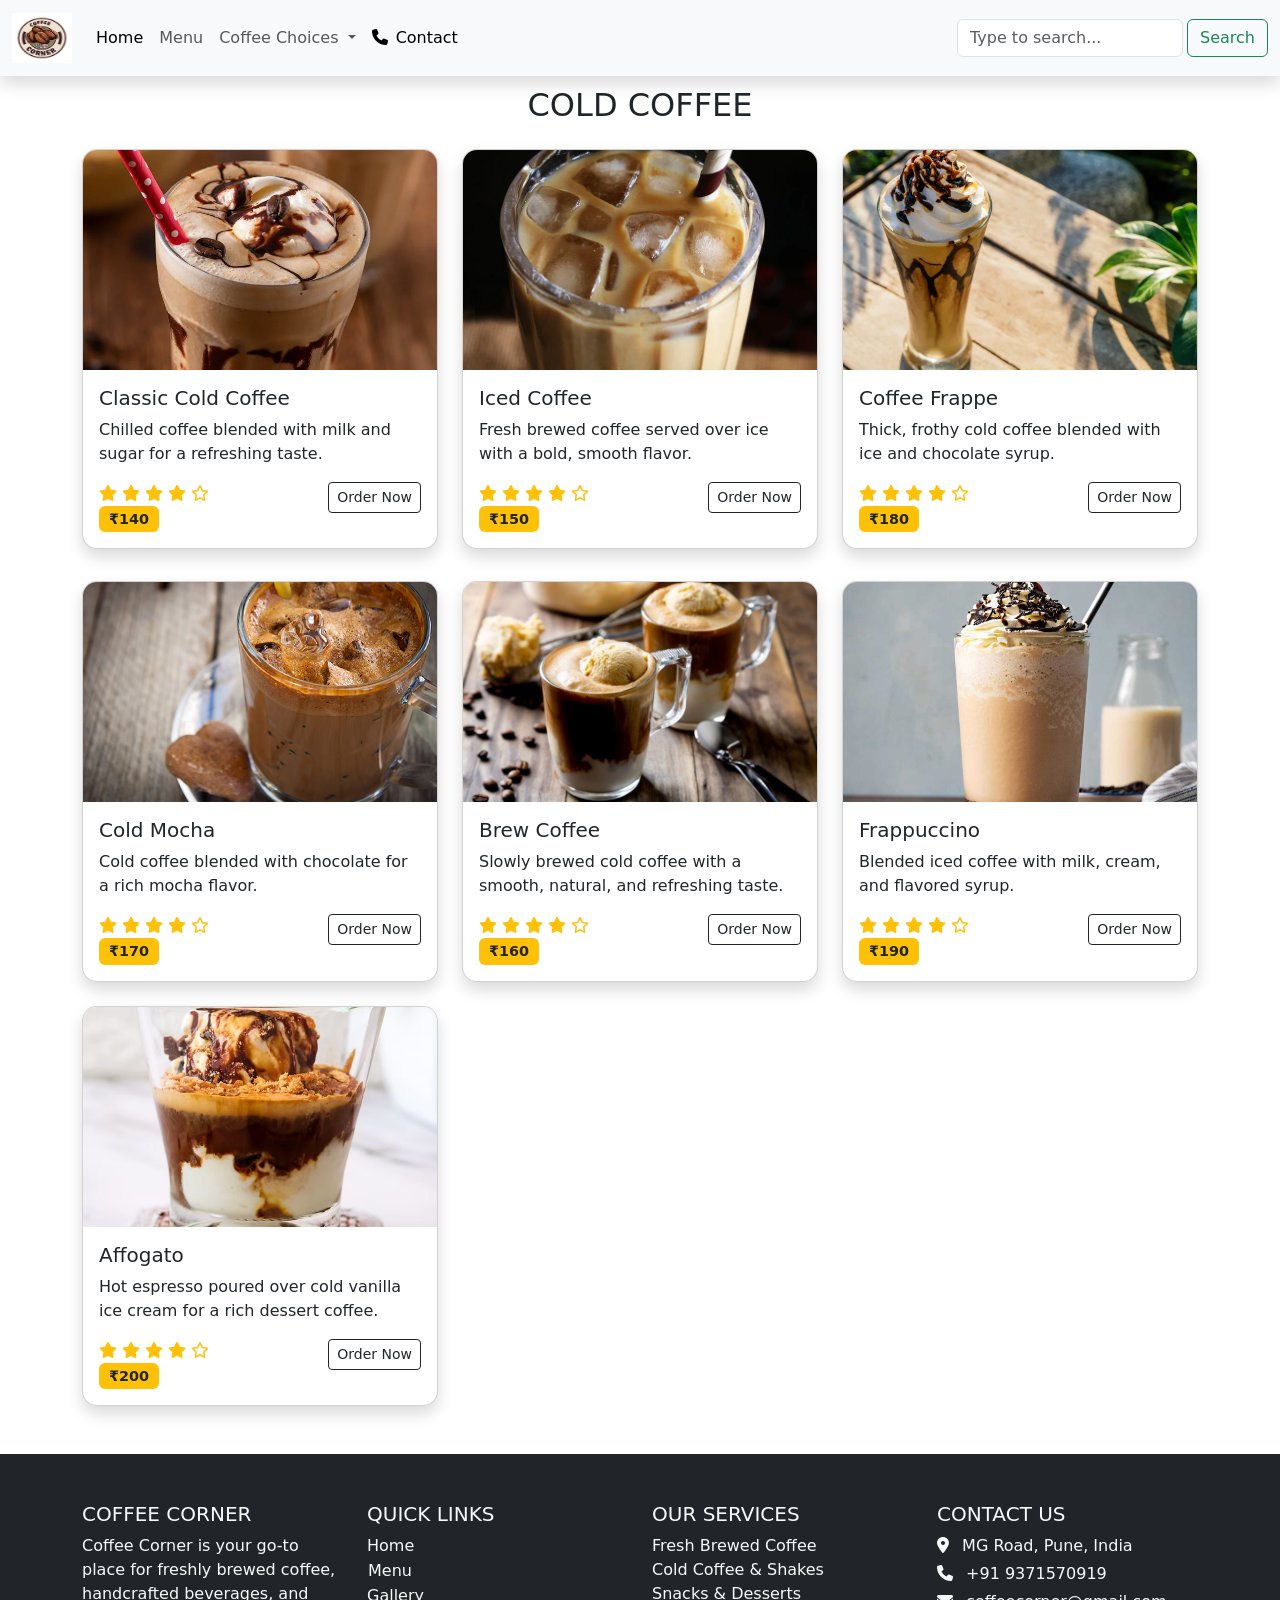
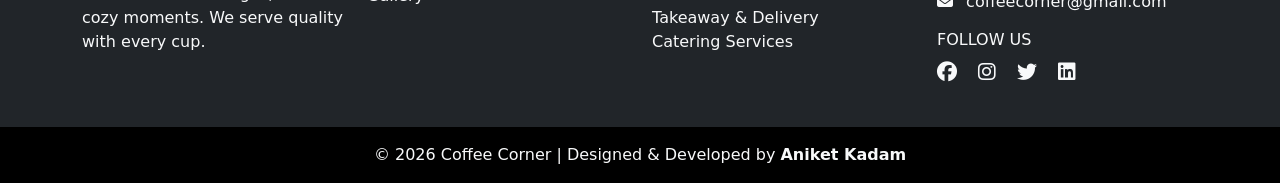
<file: Cold_coffee.html>
<!DOCTYPE html>
<html lang="en">

<head>
    <meta charset="UTF-8">
    <link rel="icon" type="image/png" href="images/Dark Brown Vintage Retro Coffee Bean Product Badge Logo.png">
    <meta name="viewport" content="width=device-width, initial-scale=1.0">
    <title>Coffee Corner</title>

    <!-- Icone -->
    <link rel="stylesheet" href="https://cdnjs.cloudflare.com/ajax/libs/font-awesome/6.5.1/css/all.min.css">


    <!-- Bootstrap CSS -->
    <link href="https://cdn.jsdelivr.net/npm/bootstrap@5.0.2/dist/css/bootstrap.min.css" rel="stylesheet">

    <!-- Custom CSS -->
    <link rel="stylesheet" href="hot_coffee.css">
</head>

<body>
    <nav class="navbar navbar-expand-lg navbar-light bg-light fixed-top shadow">
        <div class="container-fluid">

            <a class="navbar-brand" href="./index.html">
                <img src="./images/Dark Brown Vintage Retro Coffee Bean Product Badge Logo.png" alt="Coffee Corner"
                    width="60" height="50" class=" logo">
            </a>

            <button class="navbar-toggler" type="button" data-bs-toggle="collapse"
                data-bs-target="#navbarSupportedContent">
                <span class="navbar-toggler-icon"></span>
            </button>

            <div class="collapse navbar-collapse" id="navbarSupportedContent">

                <ul class="navbar-nav me-auto mb-2 mb-lg-0">
                    <li class="nav-item">
                        <a class="nav-link active" href="./index.html" target="_parent">Home</a>
                    </li>

                    <li class="nav-item">
                        <a class="nav-link" href="#M" data-bs-toggle="offcanvas" data-bs-target="#offcanvasRight"
                            aria-controls="offcanvasRight">Menu</a>
                    </li>

                    <li class="nav-item dropdown">
                        <a class="nav-link dropdown-toggle" href="#" role="button" data-bs-toggle="dropdown">
                             Coffee Choices

                        </a>
                        <ul class="dropdown-menu">
                            <li><a class="dropdown-item" href="./hot_coffee_section.html">Hot Coffee</a></li>
                            <li><a class="dropdown-item" href="#">Cold Coffee</a></li>
                            <li><a class="dropdown-item" href="./special_coffee.html">Special Coffee</a></li>
                        </ul>
                    </li>
                     <li class="nav-item">
                        <a class="nav-link active" href="#Contact">
                            <i class="fas fa-phone me-2"></i>Contact</a>
                    </li>
                </ul>

                <form class="d-flex">
                    <input class="form-control" list="datalistOptions" id="exampleDataList"
                        placeholder="Type to search...">
                    <datalist id="datalistOptions">
                        <option value="Classic Cold Coffee">
                        <option value="Brew Cold Coffee">
                        <option value="Affogato">
                        <option value="Frappuccino">
                        <option value="Iced Coffee">
                        <option value="Coffee Frappe">
                        <option value="Cold Mocha">
                    </datalist> <button class="btn btn-outline-success ms-1" type="submit">Search</button>
                </form>

            </div>
        </div>
    </nav>
    <!-- ================= CARD COFFEE SECTION ================= -->


    <section class="container my-5 mt-5" id="cold-coffee">
        <h2 class="text-center mb-4 text-uppercase">
            <br>Cold Coffee
        </h2>

        <div class="row g-4">

            <!-- Classic Cold Coffee -->
            <div class="col-md-4">
                <div class="card coffee-card h-100 shadow">
                    <img src="./images/Cold-Coffee.png" class="card-img-top" alt="Cold Coffee">
                    <div class="card-body">
                        <h5 class="card-title">Classic Cold Coffee</h5>
                        <p class="card-text">
                            Chilled coffee blended with milk and sugar for a refreshing taste.
                        </p>
                        <div class="mt-2">
                            <i class="fas fa-star text-warning"></i>
                            <i class="fas fa-star text-warning"></i>
                            <i class="fas fa-star text-warning"></i>
                            <i class="fas fa-star text-warning"></i>
                            <i class="far fa-star text-warning"></i>

                            <button class="btn btn-sm btn-outline-dark float-end order-btn"
                                data-name="Classic Cold Coffee" data-price="140">
                                Order Now
                            </button>
                        </div>
                        <span class="badge bg-warning text-dark">₹140</span>
                    </div>
                </div>
            </div>

            <!-- Iced Coffee -->
            <div class="col-md-4">
                <div class="card coffee-card h-100 shadow">
                    <img src="./images/iced-coffee.png" class="card-img-top" alt="Iced Coffee">
                    <div class="card-body">
                        <h5 class="card-title">Iced Coffee</h5>
                        <p class="card-text">
                            Fresh brewed coffee served over ice with a bold, smooth flavor.
                        </p>
                        <div class="mt-2">
                            <i class="fas fa-star text-warning"></i>
                            <i class="fas fa-star text-warning"></i>
                            <i class="fas fa-star text-warning"></i>
                            <i class="fas fa-star text-warning"></i>
                            <i class="far fa-star text-warning"></i>

                            <button class="btn btn-sm btn-outline-dark float-end order-btn" data-name="Iced Coffee"
                                data-price="150">
                                Order Now
                            </button>
                        </div>
                        <span class="badge bg-warning text-dark">₹150</span>
                    </div>
                </div>
            </div>

            <!-- Coffee Frappe -->
            <div class="col-md-4">
                <div class="card coffee-card h-100 shadow">
                    <img src="./images/frappe.png" class="card-img-top" alt="Coffee Frappe">
                    <div class="card-body">
                        <h5 class="card-title">Coffee Frappe</h5>
                        <p class="card-text">
                            Thick, frothy cold coffee blended with ice and chocolate syrup.
                        </p>
                        <div class="mt-2">
                            <i class="fas fa-star text-warning"></i>
                            <i class="fas fa-star text-warning"></i>
                            <i class="fas fa-star text-warning"></i>
                            <i class="fas fa-star text-warning"></i>
                            <i class="far fa-star text-warning"></i>

                            <button class="btn btn-sm btn-outline-dark float-end order-btn" data-name="Coffee Frappe"
                                data-price="180">
                                Order Now
                            </button>
                        </div>
                        <span class="badge bg-warning text-dark">₹180</span>
                    </div>
                </div>
            </div>

        </div>

        <div class="row g-4 mt-2">

            <!-- Mocha Cold Coffee -->
            <div class="col-md-4">
                <div class="card coffee-card h-100 shadow">
                    <img src="./images/Iced_Mocha_1.png" class="card-img-top" alt="Cold Mocha">
                    <div class="card-body">
                        <h5 class="card-title">Cold Mocha</h5>
                        <p class="card-text">
                            Cold coffee blended with chocolate for a rich mocha flavor.
                        </p>
                        <div class="mt-2">
                            <i class="fas fa-star text-warning"></i>
                            <i class="fas fa-star text-warning"></i>
                            <i class="fas fa-star text-warning"></i>
                            <i class="fas fa-star text-warning"></i>
                            <i class="far fa-star text-warning"></i>

                            <button class="btn btn-sm btn-outline-dark float-end order-btn" data-name="Cold Mocha"
                                data-price="170">
                                Order Now
                            </button>
                        </div>
                        <span class="badge bg-warning text-dark">₹170</span>
                    </div>
                </div>
            </div>



            <!-- Brew Coffee -->
            <div class="col-md-4">
                <div class="card coffee-card h-100 shadow">
                    <img src="./images/brew coffee.png" class="card-img-top" alt="Brew Coffee">
                    <div class="card-body">
                        <h5 class="card-title">Brew Coffee</h5>
                        <p class="card-text">
                            Slowly brewed cold coffee with a smooth, natural, and refreshing taste.
                        </p>
                        <div class="mt-2">
                            <i class="fas fa-star text-warning"></i>
                            <i class="fas fa-star text-warning"></i>
                            <i class="fas fa-star text-warning"></i>
                            <i class="fas fa-star text-warning"></i>
                            <i class="far fa-star text-warning"></i>

                            <button class="btn btn-sm btn-outline-dark float-end order-btn" data-name="Brew Coffee"
                                data-price="160">
                                Order Now
                            </button>
                        </div>
                        <span class="badge bg-warning text-dark">₹160</span>
                    </div>
                </div>
            </div>

            <!-- Frappuccino -->
            <div class="col-md-4">
                <div class="card coffee-card h-100 shadow">
                    <img src="./images/frappuccino coffee.jpg" class="card-img-top" alt="Frappuccino">
                    <div class="card-body">
                        <h5 class="card-title">Frappuccino</h5>
                        <p class="card-text">
                            Blended iced coffee with milk, cream, and flavored syrup.
                        </p>
                        <div class="mt-2">
                            <i class="fas fa-star text-warning"></i>
                            <i class="fas fa-star text-warning"></i>
                            <i class="fas fa-star text-warning"></i>
                            <i class="fas fa-star text-warning"></i>
                            <i class="far fa-star text-warning"></i>

                            <button class="btn btn-sm btn-outline-dark float-end order-btn" data-name="Frappuccino"
                                data-price="190">
                                Order Now
                            </button>
                        </div>
                        <span class="badge bg-warning text-dark">₹190</span>
                    </div>
                </div>
            </div>

            <!-- Affogato -->
            <div class="col-md-4">
                <div class="card coffee-card h-100 shadow">
                    <img src="./images/Affogato coffee.png" class="card-img-top" alt="Affogato">
                    <div class="card-body">
                        <h5 class="card-title">Affogato</h5>
                        <p class="card-text">
                            Hot espresso poured over cold vanilla ice cream for a rich dessert coffee.
                        </p>
                        <div class="mt-2">
                            <i class="fas fa-star text-warning"></i>
                            <i class="fas fa-star text-warning"></i>
                            <i class="fas fa-star text-warning"></i>
                            <i class="fas fa-star text-warning"></i>
                            <i class="far fa-star text-warning"></i>

                            <button class="btn btn-sm btn-outline-dark float-end order-btn" data-name="Affogato"
                                data-price="200">
                                Order Now
                            </button>

                        </div>
                        <span class="badge bg-warning text-dark">₹200</span>
                    </div>
                </div>
            </div>

        </div>

    </section>


    <!-- ================= FOOTER SECTION ================= -->

    <footer class="bg-dark text-light pt-5">
        <div class="container">
            <div class="row">

                <!-- About Us -->
                <div class="col-md-3 mb-4">
                    <h5 class="text-uppercase">Coffee Corner</h5>
                    <p>
                        Coffee Corner is your go-to place for freshly brewed coffee,
                        handcrafted beverages, and cozy moments. We serve quality
                        with every cup.
                    </p>
                </div>

                <!-- Quick Links -->
                <div class="col-md-3 mb-4">
                    <h5 class="text-uppercase">Quick Links</h5>
                    <ul class="list-unstyled">
                        <li>
                            <a href="./index.html" class="text-light text-decoration-none">Home</a>
                        </li>
                        <li>
                            <button class="btn btn-link text-light text-decoration-none p-0" type="button"
                                data-bs-toggle="offcanvas" data-bs-target="#offcanvasRight"
                                aria-controls="offcanvasRight">
                                Menu
                            </button>
                        </li>
                        <li>
                            <a href="#cold-coffee" class="text-light text-decoration-none">Gallery</a>
                        </li>
                    </ul>
                </div>

                <!-- Services -->
                <div class="col-md-3 mb-4">
                    <h5 class="text-uppercase">Our Services</h5>
                    <ul class="list-unstyled">
                        <li>Fresh Brewed Coffee</li>
                        <li>Cold Coffee & Shakes</li>
                        <li>Snacks & Desserts</li>
                        <li>Takeaway & Delivery</li>
                        <li>Catering Services</li>
                    </ul>
                </div>

                <!-- Contact & Social -->
                <div id="Contact" class="col-md-3 mb-4">
                    <h5 class="text-uppercase">Contact Us</h5>

                    <p class="mb-1">
                        <i class="fas fa-map-marker-alt me-2"></i>
                        MG Road, Pune, India
                    </p>

                    <p class="mb-1">
                        <a href="tel:+919371570919" class="text-light text-decoration-none">
                            <i class="fas fa-phone me-2"></i>
                            +91 9371570919
                        </a>
                    </p>

                    <p class="mb-3">
                        <a href="mailto:kadamaniket810@gmail.com" class="text-light text-decoration-none">
                            <i class="fas fa-envelope me-2"></i>
                            coffeecorner@gmail.com
                        </a>
                    </p>

                    <h6 class="text-uppercase">Follow Us</h6>
                    <a href="https://www.facebook.com/" class="text-light me-3 fs-5"><i class="fab fa-facebook"></i></a>
                    <a href="https://www.instagram.com/" class="text-light me-3 fs-5"><i
                            class="fab fa-instagram"></i></a>
                    <a href="https://x.com/" class="text-light me-3 fs-5"><i class="fab fa-twitter"></i></a>
                    <a href="https://www.linkedin.com/in/aniket-kadam-018986354" target="_blank"
                        class="text-light fs-5">
                        <i class="fab fa-linkedin"></i>
                    </a>
                </div>

            </div>
        </div>

        <!-- Bottom Bar -->
        <div class="bg-black text-center py-3 mt-3">
            © 2026 Coffee Corner | Designed & Developed by <strong>Aniket Kadam</strong>
        </div>
    </footer>

    <!-- Offcanvas Menu -->
    <div class="offcanvas offcanvas-end" tabindex="-1" id="offcanvasRight" aria-labelledby="offcanvasRightLabel">

        <div class="offcanvas-header">
            <h5 id="offcanvasRightLabel"> <a class="navbar-brand" href="#">
                    <img src="./images/Dark Brown Vintage Retro Coffee Bean Product Badge Logo.png" alt="Coffee Corner"
                        width="60" height="50" class=" logo">
                </a>
                Our Coffee Menu</h5> <button type="button" class="btn-close" data-bs-dismiss="offcanvas"></button>
        </div>

        <div class="offcanvas-body">

            <!-- Cold Coffee -->
            <div class="container-fluid mb-4">
                <h5 class="text-center text-uppercase fw-bold mb-3">Cold Coffee</h5>

                <div class="list-group shadow-sm">
                    <div class="list-group-item d-flex justify-content-between align-items-center">
                        <span>Classic Cold Coffee</span>
                        <span class="badge bg-dark rounded-pill">₹140</span>
                    </div>

                    <div class="list-group-item d-flex justify-content-between align-items-center">
                        <span>Iced Coffee</span>
                        <span class="badge bg-dark rounded-pill">₹150</span>
                    </div>

                    <div class="list-group-item d-flex justify-content-between align-items-center">
                        <span>Coffee Frappe</span>
                        <span class="badge bg-dark rounded-pill">₹180</span>
                    </div>

                    <div class="list-group-item d-flex justify-content-between align-items-center">
                        <span>Cold Mocha</span>
                        <span class="badge bg-dark rounded-pill">₹170</span>
                    </div>

                    <div class="list-group-item d-flex justify-content-between align-items-center">
                        <span>Cold Brew Coffee</span>
                        <span class="badge bg-dark rounded-pill">₹160</span>
                    </div>

                    <div class="list-group-item d-flex justify-content-between align-items-center">
                        <span>Frappuccino</span>
                        <span class="badge bg-dark rounded-pill">₹190</span>
                    </div>

                    <div class="list-group-item d-flex justify-content-between align-items-center">
                        <span>Affogato</span>
                        <span class="badge bg-dark rounded-pill">₹200</span>
                    </div>

                </div>
            </div>

        </div>
    </div>

    <script src="https://cdn.jsdelivr.net/npm/bootstrap@5.0.2/dist/js/bootstrap.bundle.min.js"></script>


    <!-- Cart Modal -->
    <div class="modal fade" id="cartModal" tabindex="-1" aria-hidden="true">
        <div class="modal-dialog modal-lg modal-dialog-centered">
            <div class="modal-content">

                <div class="modal-header">
                    <h5 class="modal-title">Your Cart</h5>
                    <button type="button" class="btn-close" data-bs-dismiss="modal"></button>
                </div>

                <div class="modal-body">
                    <table class="table">
                        <thead>
                            <tr class="bg-success">
                                <th>Coffee</th>
                                <th>Price</th>
                                <th>Qty</th>
                                <th>Total</th>
                                <th></th>
                            </tr>
                        </thead>
                        <tbody id="cartItems">
                            <!-- Items added dynamically -->
                        </tbody>
                    </table>

                    <h5 class="text-end p-2">
                        Grand Total: ₹<span id="grandTotal">0</span>
                    </h5>
                </div>

                <div class="modal-footer">
                    <button class="btn btn-secondary" data-bs-dismiss="modal">Continue Shopping</button>
                    <button class="btn btn-success">Checkout</button>
                </div>

            </div>
        </div>
    </div>



    <script>
        let cart = [];

        const cartItemsEl = document.getElementById('cartItems');
        const grandTotalEl = document.getElementById('grandTotal');

        document.querySelectorAll('.order-btn').forEach(button => {
            button.addEventListener('click', () => {
                const name = button.dataset.name;
                const price = parseInt(button.dataset.price);

                const existingItem = cart.find(item => item.name === name);

                if (existingItem) {
                    existingItem.qty++;
                } else {
                    cart.push({ name, price, qty: 1 });
                }

                updateCart();
                new bootstrap.Modal(document.getElementById('cartModal')).show();
            });
        });

        function updateCart() {
            cartItemsEl.innerHTML = '';
            let grandTotal = 0;

            cart.forEach((item, index) => {
                const itemTotal = item.price * item.qty;
                grandTotal += itemTotal;

                cartItemsEl.innerHTML += `
                <tr>
                    <td>${item.name}</td>
                    <td>₹${item.price}</td>
                    <td>${item.qty}</td>
                    <td>₹${itemTotal}</td>
                    <td>
                        <button class="btn btn-sm btn-danger" onclick="removeItem(${index})">
                            ✕
                        </button>
                    </td>
                </tr>
            `;
            });

            grandTotalEl.textContent = grandTotal;
        }

        function removeItem(index) {
            cart.splice(index, 1);
            updateCart();
        }
    </script>



</body>

</html>
</file>
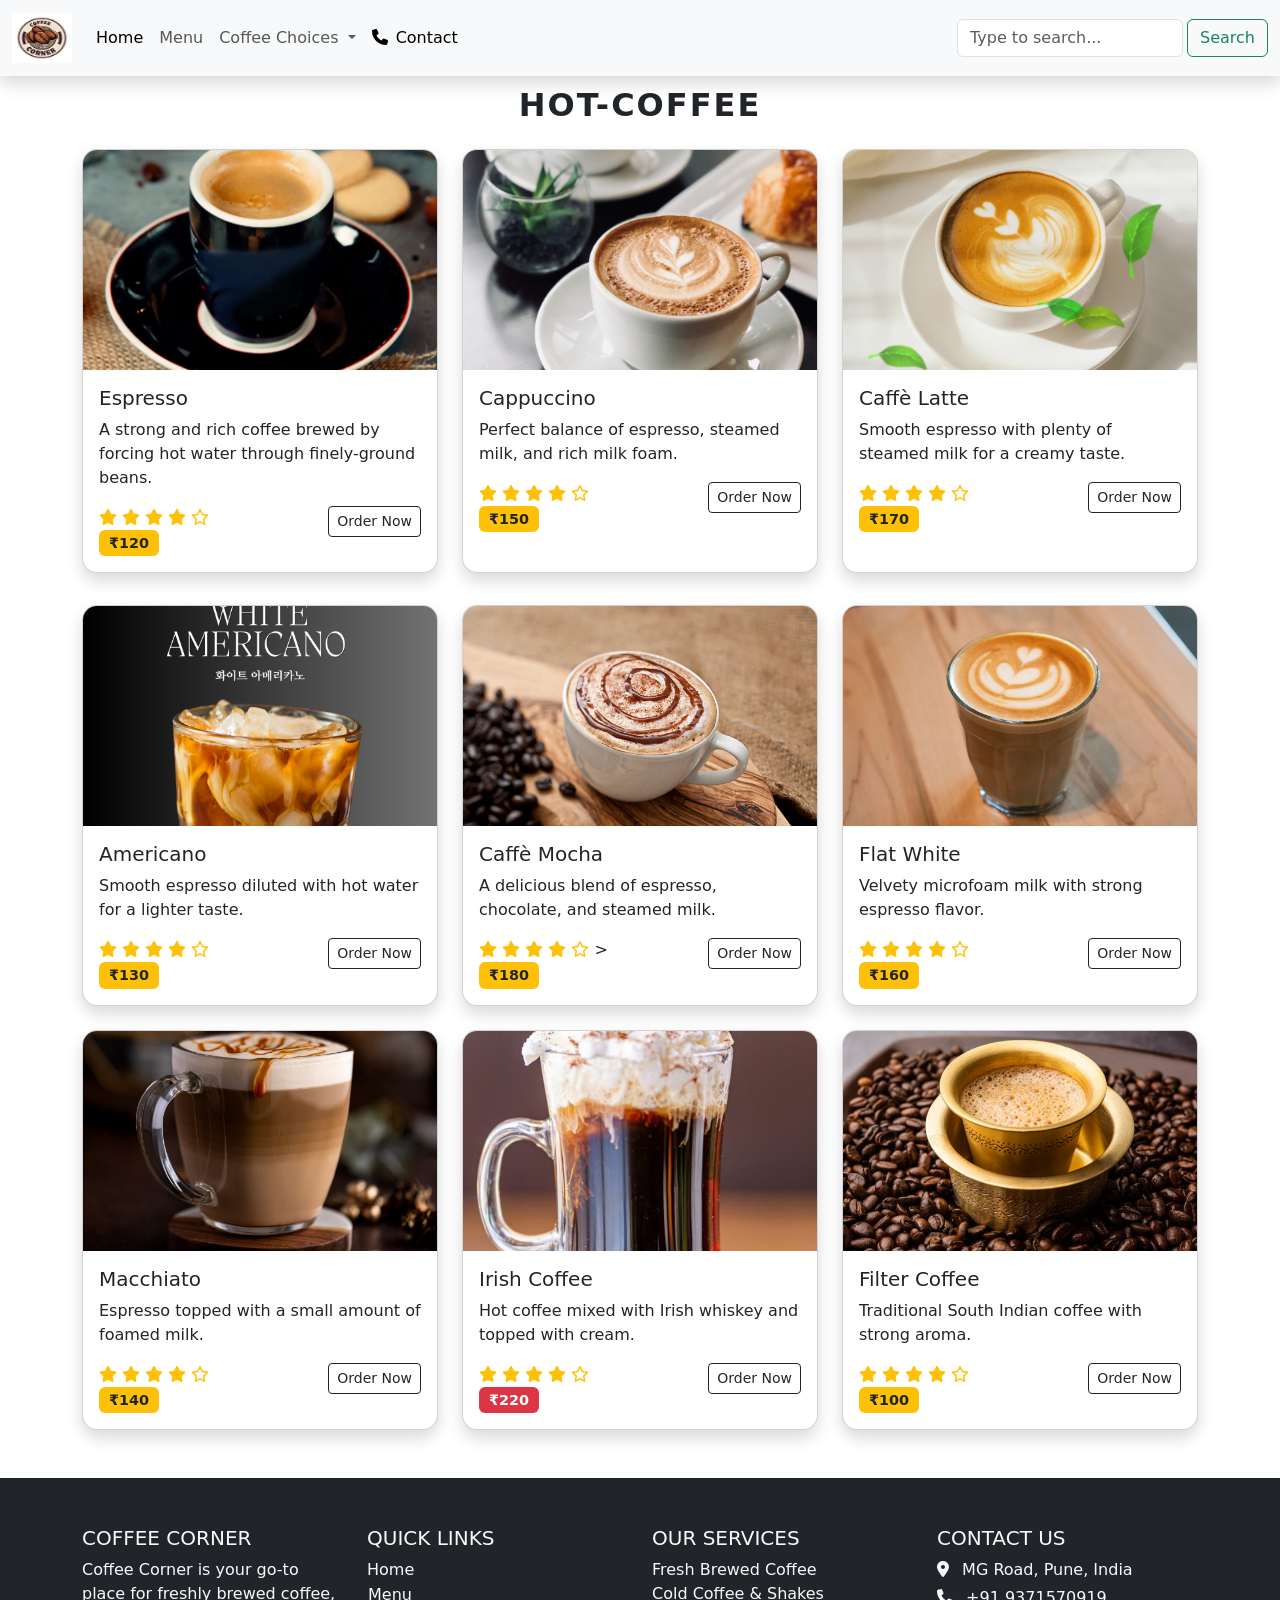
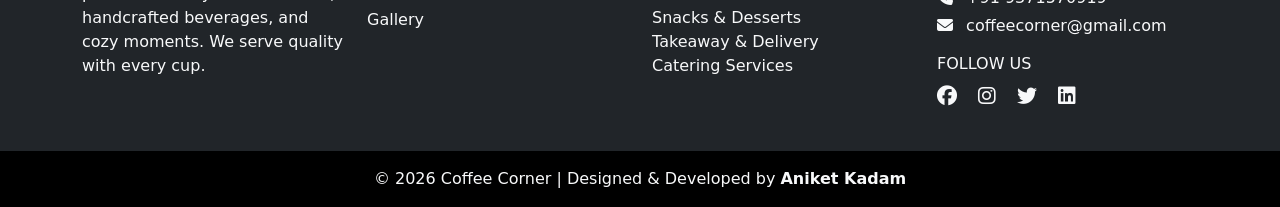
<file: hot coffee section.html>
<!DOCTYPE html>
<html lang="en">

<head>
    <meta charset="UTF-8">
    <meta name="viewport" content="width=device-width, initial-scale=1.0">
    <title>Coffee Corner</title>
    <!-- Icone -->
    <link rel="stylesheet" href="https://cdnjs.cloudflare.com/ajax/libs/font-awesome/6.5.1/css/all.min.css">


    <!-- Bootstrap CSS -->
    <link href="https://cdn.jsdelivr.net/npm/bootstrap@5.0.2/dist/css/bootstrap.min.css" rel="stylesheet">

    <!-- Custom CSS -->
    <link rel="stylesheet" href="hot coffee.css">
</head>

<body>
    <nav class="navbar navbar-expand-lg navbar-light bg-light fixed-top shadow">
        <div class="container-fluid">

            <a class="navbar-brand" href="./index.html">
                <img src="./images/Dark Brown Vintage Retro Coffee Bean Product Badge Logo.png" alt="Coffee Corner"
                    width="60" height="50" class=" logo">
            </a>

            <button class="navbar-toggler" type="button" data-bs-toggle="collapse"
                data-bs-target="#navbarSupportedContent">
                <span class="navbar-toggler-icon"></span>
            </button>

            <div class="collapse navbar-collapse" id="navbarSupportedContent">

                <ul class="navbar-nav me-auto mb-2 mb-lg-0">
                    <li class="nav-item">
                        <a class="nav-link active" href="./index.html" target="_parent">Home</a>
                    </li>

                    <li class="nav-item">
                        <a class="nav-link" href="#M" data-bs-toggle="offcanvas" data-bs-target="#offcanvasRight"
                                aria-controls="offcanvasRight">Menu</a>
                    </li>

                    <li class="nav-item dropdown">
                        <a class="nav-link dropdown-toggle" href="#" role="button" data-bs-toggle="dropdown">
                            Coffee Choices
                        </a>
                        <ul class="dropdown-menu">
                            <li><a class="dropdown-item" href="#">Hot Coffee</a></li>
                            <li><a class="dropdown-item" href="./Cold coffee.html">Cold Coffee</a></li>
                            <li><a class="dropdown-item" href="./Special coffee section.html">Special Coffee</a></li>
                        </ul>
                    </li>
                     <li class="nav-item">
                        <a class="nav-link active" href="#Contact">
                            <i class="fas fa-phone me-2"></i>Contact</a>
                    </li>
                </ul>

                <form class="d-flex">
                    <input class="form-control" list="datalistOptions" id="exampleDataList"
                        placeholder="Type to search...">
                    <datalist id="datalistOptions">
                        <option value="Espresso">
                        <option value="Cappuccino">
                        <option value="Caffè Latte">
                        <option value="Americano">
                        <option value="Macchiato">
                        <option value="Caffè Mocha">
                        <option value="Flat White">
                        <option value="Irish Coffee">
                        <option value="Filter Coffee">
                    </datalist> <button class="btn btn-outline-success ms-1" type="submit">Search</button>
                </form>

            </div>
        </div>
    </nav>
    <!-- ================= CARD COFFEE SECTION ================= -->


    <section class="container my-5 mt-5" id="hot-coffee">
        <h2 class="text-center mb-4 text-uppercase"><br>Hot-Coffee</h2>

        <div class="row g-4">

            <!-- Espresso -->
            <div class="col-md-4">
                <div class="card coffee-card h-100 shadow">
                    <img src="./images/espresso-shot-coffee-1.jpeg" class="card-img-top" alt="Espresso">
                    <div class="card-body">
                        <h5 class="card-title">Espresso</h5>
                        <p class="card-text">
                            A strong and rich coffee brewed by forcing hot water through finely-ground beans.
                        </p>
                        <div class="mt-2">
                            <i class="fas fa-star text-warning"></i>
                            <i class="fas fa-star text-warning"></i>
                            <i class="fas fa-star text-warning"></i>
                            <i class="fas fa-star text-warning"></i>
                            <i class="far fa-star text-warning"></i>

                            <button class="btn btn-sm btn-outline-dark float-end order-btn" data-name="Espresso"
                                data-price="120">
                                Order Now
                            </button>

                        </div>
                        <span class="badge bg-warning text-dark">₹120</span>
                    </div>

                </div>
            </div>

            <!-- Cappuccino -->
            <div class="col-md-4">
                <div class="card coffee-card h-100 shadow">
                    <img src="./images/cappuccino.png" class="card-img-top" alt="Cappuccino">
                    <div class="card-body">
                        <h5 class="card-title">Cappuccino</h5>
                        <p class="card-text">
                            Perfect balance of espresso, steamed milk, and rich milk foam.
                        </p>
                        <div class="mt-2">
                            <i class="fas fa-star text-warning"></i>
                            <i class="fas fa-star text-warning"></i>
                            <i class="fas fa-star text-warning"></i>
                            <i class="fas fa-star text-warning"></i>
                            <i class="far fa-star text-warning"></i>

                            <button class="btn btn-sm btn-outline-dark float-end order-btn" data-name="Cappuccino"
                                data-price="150">
                                Order Now
                            </button>

                        </div>
                        <span class="badge bg-warning text-dark">₹150</span>
                    </div>
                </div>
            </div>

            <!-- Latte -->
            <div class="col-md-4">
                <div class="card coffee-card h-100 shadow">
                    <img src="./images/latte.png" class="card-img-top" alt="Latte">
                    <div class="card-body">
                        <h5 class="card-title">Caffè Latte</h5>
                        <p class="card-text">
                            Smooth espresso with plenty of steamed milk for a creamy taste.
                        </p>
                        <div class="mt-2">
                            <i class="fas fa-star text-warning"></i>
                            <i class="fas fa-star text-warning"></i>
                            <i class="fas fa-star text-warning"></i>
                            <i class="fas fa-star text-warning"></i>
                            <i class="far fa-star text-warning"></i>

                            <button class="btn btn-sm btn-outline-dark float-end order-btn" data-name="Caffè Latte"
                                data-price="170">
                                Order Now
                            </button>

                        </div>
                        <span class="badge bg-warning text-dark">₹170</span>

                    </div>
                </div>
            </div>

        </div>

        <div class="row g-4 mt-2">

            <!-- Americano -->
            <div class="col-md-4">
                <div class="card coffee-card h-100 shadow">
                    <img src="./images/americano.png" class="card-img-top" alt="Americano">
                    <div class="card-body">
                        <h5 class="card-title">Americano</h5>
                        <p class="card-text">
                            Smooth espresso diluted with hot water for a lighter taste.
                        </p>
                        <div class="mt-2">
                            <i class="fas fa-star text-warning"></i>
                            <i class="fas fa-star text-warning"></i>
                            <i class="fas fa-star text-warning"></i>
                            <i class="fas fa-star text-warning"></i>
                            <i class="far fa-star text-warning"></i>

                            <button class="btn btn-sm btn-outline-dark float-end order-btn" data-name="Americano "
                                data-price="130">
                                Order Now
                            </button>

                        </div>
                        <span class="badge bg-warning text-dark">₹130</span>
                    </div>
                </div>
            </div>

            <!-- Mocha -->
            <div class="col-md-4">
                <div class="card coffee-card h-100 shadow">
                    <img src="./images/Coffee Mocha.jpg" class="card-img-top" alt="Mocha">
                    <div class="card-body">
                        <h5 class="card-title">Caffè Mocha</h5>
                        <p class="card-text">
                            A delicious blend of espresso, chocolate, and steamed milk.
                        </p>
                        <div class="mt-2">
                            <i class="fas fa-star text-warning"></i>
                            <i class="fas fa-star text-warning"></i>
                            <i class="fas fa-star text-warning"></i>
                            <i class="fas fa-star text-warning"></i>
                            <i class="far fa-star text-warning"></i>

                            <button class="btn btn-sm btn-outline-dark float-end order-btn" data-name="Caffee Mocha"
                                data-price="180">
                                Order Now
                            </button>
                            >
                        </div>
                        <span class="badge bg-warning text-dark">₹180</span>
                    </div>
                </div>
            </div>

            <!-- Flat White -->
            <div class="col-md-4">
                <div class="card coffee-card h-100 shadow">
                    <img src="./images/Flat White.png" class="card-img-top" alt="Flat White">
                    <div class="card-body">
                        <h5 class="card-title">Flat White</h5>
                        <p class="card-text">
                            Velvety microfoam milk with strong espresso flavor.
                        </p>
                        <div class="mt-2">
                            <i class="fas fa-star text-warning"></i>
                            <i class="fas fa-star text-warning"></i>
                            <i class="fas fa-star text-warning"></i>
                            <i class="fas fa-star text-warning"></i>
                            <i class="far fa-star text-warning"></i>

                            <button class="btn btn-sm btn-outline-dark float-end order-btn"
                                data-name="Flat White Coffee" data-price="160">
                                Order Now
                            </button>

                        </div>
                        <span class="badge bg-warning text-dark">₹160</span>
                    </div>
                </div>
            </div>

            <!-- Macchiato -->
            <div class="col-md-4">
                <div class="card coffee-card h-100 shadow">
                    <img src="./images/macchiato.jpg" class="card-img-top" alt="Macchiato">
                    <div class="card-body">
                        <h5 class="card-title">Macchiato</h5>
                        <p class="card-text">
                            Espresso topped with a small amount of foamed milk.
                        </p>
                        <div class="mt-2">
                            <i class="fas fa-star text-warning"></i>
                            <i class="fas fa-star text-warning"></i>
                            <i class="fas fa-star text-warning"></i>
                            <i class="fas fa-star text-warning"></i>
                            <i class="far fa-star text-warning"></i>

                            <button class="btn btn-sm btn-outline-dark float-end order-btn" data-name="Macchiato"
                                data-price="140">
                                Order Now
                            </button>

                        </div>
                        <span class="badge bg-warning text-dark">₹140</span>
                    </div>
                </div>
            </div>

            <!-- Irish Coffee -->
            <div class="col-md-4">
                <div class="card coffee-card h-100 shadow">
                    <img src="./images/Irish.jpg" class="card-img-top" alt="Irish Coffee">
                    <div class="card-body">
                        <h5 class="card-title">Irish Coffee</h5>
                        <p class="card-text">
                            Hot coffee mixed with Irish whiskey and topped with cream.
                        </p>
                        <div class="mt-2">
                            <i class="fas fa-star text-warning"></i>
                            <i class="fas fa-star text-warning"></i>
                            <i class="fas fa-star text-warning"></i>
                            <i class="fas fa-star text-warning"></i>
                            <i class="far fa-star text-warning"></i>

                            <button class="btn btn-sm btn-outline-dark float-end order-btn" data-name="Irish Coffee"
                                data-price="220">
                                Order Now
                            </button>

                        </div>
                        <span class="badge bg-danger">₹220</span>
                    </div>
                </div>
            </div>

            <!-- Filter Coffee -->
            <div class="col-md-4">
                <div class="card coffee-card h-100 shadow">
                    <img src="./images/Filter Coffee.jpg" class="card-img-top" alt="Filter Coffee">
                    <div class="card-body">
                        <h5 class="card-title">Filter Coffee</h5>
                        <p class="card-text">
                            Traditional South Indian coffee with strong aroma.
                        </p>
                        <div class="mt-2">
                            <i class="fas fa-star text-warning"></i>
                            <i class="fas fa-star text-warning"></i>
                            <i class="fas fa-star text-warning"></i>
                            <i class="fas fa-star text-warning"></i>
                            <i class="far fa-star text-warning"></i>

                            <button class="btn btn-sm btn-outline-dark float-end order-btn" data-name="Filter Coffee"
                                data-price="100">
                                Order Now
                            </button>

                        </div>
                        <span class="badge bg-warning text-dark">₹100</span>
                    </div>
                </div>
            </div>

        </div>


    </section>

    <!-- ================= FOOTER SECTION ================= -->
    <footer class="bg-dark text-light pt-5">
        <div class="container">
            <div class="row">

                <!-- About Us -->
                <div class="col-md-3 mb-4">
                    <h5 class="text-uppercase">Coffee Corner</h5>
                    <p>
                        Coffee Corner is your go-to place for freshly brewed coffee,
                        handcrafted beverages, and cozy moments. We serve quality
                        with every cup.
                    </p>
                </div>

                <!-- Quick Links -->
                <div class="col-md-3 mb-4">
                    <h5 class="text-uppercase">Quick Links</h5>
                    <ul class="list-unstyled">
                        <li>
                            <a href="./index.html" class="text-light text-decoration-none">Home</a>
                        </li>
                        <li>
                            <button class="btn btn-link text-light text-decoration-none p-0" type="button"
                                data-bs-toggle="offcanvas" data-bs-target="#offcanvasRight"
                                aria-controls="offcanvasRight">
                                Menu
                            </button>
                        </li>
                        <li>
                            <a href="#hot-coffee" class="text-light text-decoration-none">Gallery</a>
                        </li>
                    </ul>
                </div>

                <!-- Services -->
                <div class="col-md-3 mb-4">
                    <h5 class="text-uppercase">Our Services</h5>
                    <ul class="list-unstyled">
                        <li>Fresh Brewed Coffee</li>
                        <li>Cold Coffee & Shakes</li>
                        <li>Snacks & Desserts</li>
                        <li>Takeaway & Delivery</li>
                        <li>Catering Services</li>
                    </ul>
                </div>

                <!-- Contact & Social -->
                <div id="Contact" class="col-md-3 mb-4">
                    <h5 class="text-uppercase">Contact Us</h5>

                    <p class="mb-1">
                        <i class="fas fa-map-marker-alt me-2"></i>
                        MG Road, Pune, India
                    </p>

                    <p class="mb-1">
                        <a href="tel:+919371570919" class="text-light text-decoration-none">
                            <i class="fas fa-phone me-2"></i>
                            +91 9371570919
                        </a>
                    </p>

                    <p class="mb-3">
                        <a href="mailto:kadamaniket810@gmail.com" class="text-light text-decoration-none">
                            <i class="fas fa-envelope me-2"></i>
                            coffeecorner@gmail.com
                        </a>
                    </p>

                    <h6 class="text-uppercase">Follow Us</h6>
                    <a href="https://www.facebook.com/" class="text-light me-3 fs-5"><i class="fab fa-facebook"></i></a>
                    <a href="https://www.instagram.com/" class="text-light me-3 fs-5"><i
                            class="fab fa-instagram"></i></a>
                    <a href="https://x.com/" class="text-light me-3 fs-5"><i class="fab fa-twitter"></i></a>
                    <a href="https://www.linkedin.com/in/aniket-kadam-018986354" target="_blank"
                        class="text-light fs-5">
                        <i class="fab fa-linkedin"></i>
                    </a>
                </div>

            </div>
        </div>

        <!-- Bottom Bar -->
        <div class="bg-black text-center py-3 mt-3">
            © 2026 Coffee Corner | Designed & Developed by <strong>Aniket Kadam</strong>
        </div>
    </footer>

    <!-- Offcanvas Menu -->
    <div class="offcanvas offcanvas-end" tabindex="-1" id="offcanvasRight" aria-labelledby="offcanvasRightLabel">

        <div class="offcanvas-header">
            <h5 id="offcanvasRightLabel"> <a class="navbar-brand" href="#">
                    <img src="./images/Dark Brown Vintage Retro Coffee Bean Product Badge Logo.png" alt="Coffee Corner"
                        width="60" height="50" class=" logo">
                </a>
                Our Coffee Menu</h5>
            <button type="button" class="btn-close" data-bs-dismiss="offcanvas"></button>
        </div>

        <div class="offcanvas-body">

            <!-- Hot Coffee -->
            <div class="container-fluid mb-4">
                <h5 class="text-center text-uppercase fw-bold mb-3">Hot Coffee</h5>

                <div class="list-group shadow-sm">
                    <div class="list-group-item d-flex justify-content-between">
                        <span>Espresso</span>
                        <span class="badge bg-dark rounded-pill">₹120</span>
                    </div>
                    <div class="list-group-item d-flex justify-content-between">
                        <span>Cappuccino</span>
                        <span class="badge bg-dark rounded-pill">₹150</span>
                    </div>
                    <div class="list-group-item d-flex justify-content-between">
                        <span>Caffè Latte</span>
                        <span class="badge bg-dark rounded-pill">₹170</span>
                    </div>
                    <div class="list-group-item d-flex justify-content-between">
                        <span>Americano</span>
                        <span class="badge bg-dark rounded-pill">₹160</span>
                    </div>
                    <div class="list-group-item d-flex justify-content-between">
                        <span>Caff'e Mocha</span>
                        <span class="badge bg-dark rounded-pill">₹180</span>
                    </div>
                    <div class="list-group-item d-flex justify-content-between">
                        <span>Filter Coffee</span>
                        <span class="badge bg-dark rounded-pill">₹100</span>
                    </div>
                    <div class="list-group-item d-flex justify-content-between">
                        <span>Flat White Coffee</span>
                        <span class="badge bg-dark rounded-pill">₹160</span>
                    </div>
                    <div class="list-group-item d-flex justify-content-between">
                        <span>Macchiato Coffee</span>
                        <span class="badge bg-dark rounded-pill">₹140</span>
                    </div>
                    <div class="list-group-item d-flex justify-content-between">
                        <span>Irish Coffee</span>
                        <span class="badge bg-dark rounded-pill">₹220</span>
                    </div>
                </div>
            </div>
        </div>
    </div>




    <script src="https://cdn.jsdelivr.net/npm/bootstrap@5.0.2/dist/js/bootstrap.bundle.min.js"></script>
    <!-- Cart Modal -->
    <div class="modal fade" id="cartModal" tabindex="-1" aria-hidden="true">
        <div class="modal-dialog modal-lg modal-dialog-centered">
            <div class="modal-content">

                <div class="modal-header">
                    <h5 class="modal-title">Your Cart</h5>
                    <button type="button" class="btn-close" data-bs-dismiss="modal"></button>
                </div>

                <div class="modal-body">
                    <table class="table">
                        <thead>
                            <tr>
                                <th>Coffee</th>
                                <th>Price</th>
                                <th>Qty</th>
                                <th>Total</th>
                                <th></th>
                            </tr>
                        </thead>
                        <tbody id="cartItems">
                            <!-- Items added dynamically -->
                        </tbody>
                    </table>

                    <h5 class="text-end">
                        Grand Total: ₹<span id="grandTotal">0</span>
                    </h5>
                </div>

                <div class="modal-footer">
                    <button class="btn btn-secondary" data-bs-dismiss="modal">Continue Shopping</button>
                    <button class="btn btn-success">Checkout</button>
                </div>

            </div>
        </div>
    </div>



    <script>
        let cart = [];

        const cartItemsEl = document.getElementById('cartItems');
        const grandTotalEl = document.getElementById('grandTotal');

        document.querySelectorAll('.order-btn').forEach(button => {
            button.addEventListener('click', () => {
                const name = button.dataset.name;
                const price = parseInt(button.dataset.price);

                const existingItem = cart.find(item => item.name === name);

                if (existingItem) {
                    existingItem.qty++;
                } else {
                    cart.push({ name, price, qty: 1 });
                }

                updateCart();
                new bootstrap.Modal(document.getElementById('cartModal')).show();
            });
        });

        function updateCart() {
            cartItemsEl.innerHTML = '';
            let grandTotal = 0;

            cart.forEach((item, index) => {
                const itemTotal = item.price * item.qty;
                grandTotal += itemTotal;

                cartItemsEl.innerHTML += `
                <tr>
                    <td>${item.name}</td>
                    <td>₹${item.price}</td>
                    <td>${item.qty}</td>
                    <td>₹${itemTotal}</td>
                    <td>
                        <button class="btn btn-sm btn-danger" onclick="removeItem(${index})">
                            ✕
                        </button>
                    </td>
                </tr>
            `;
            });

            grandTotalEl.textContent = grandTotal;
        }

        function removeItem(index) {
            cart.splice(index, 1);
            updateCart();
        }
    </script>





</body>

</html>
</file>
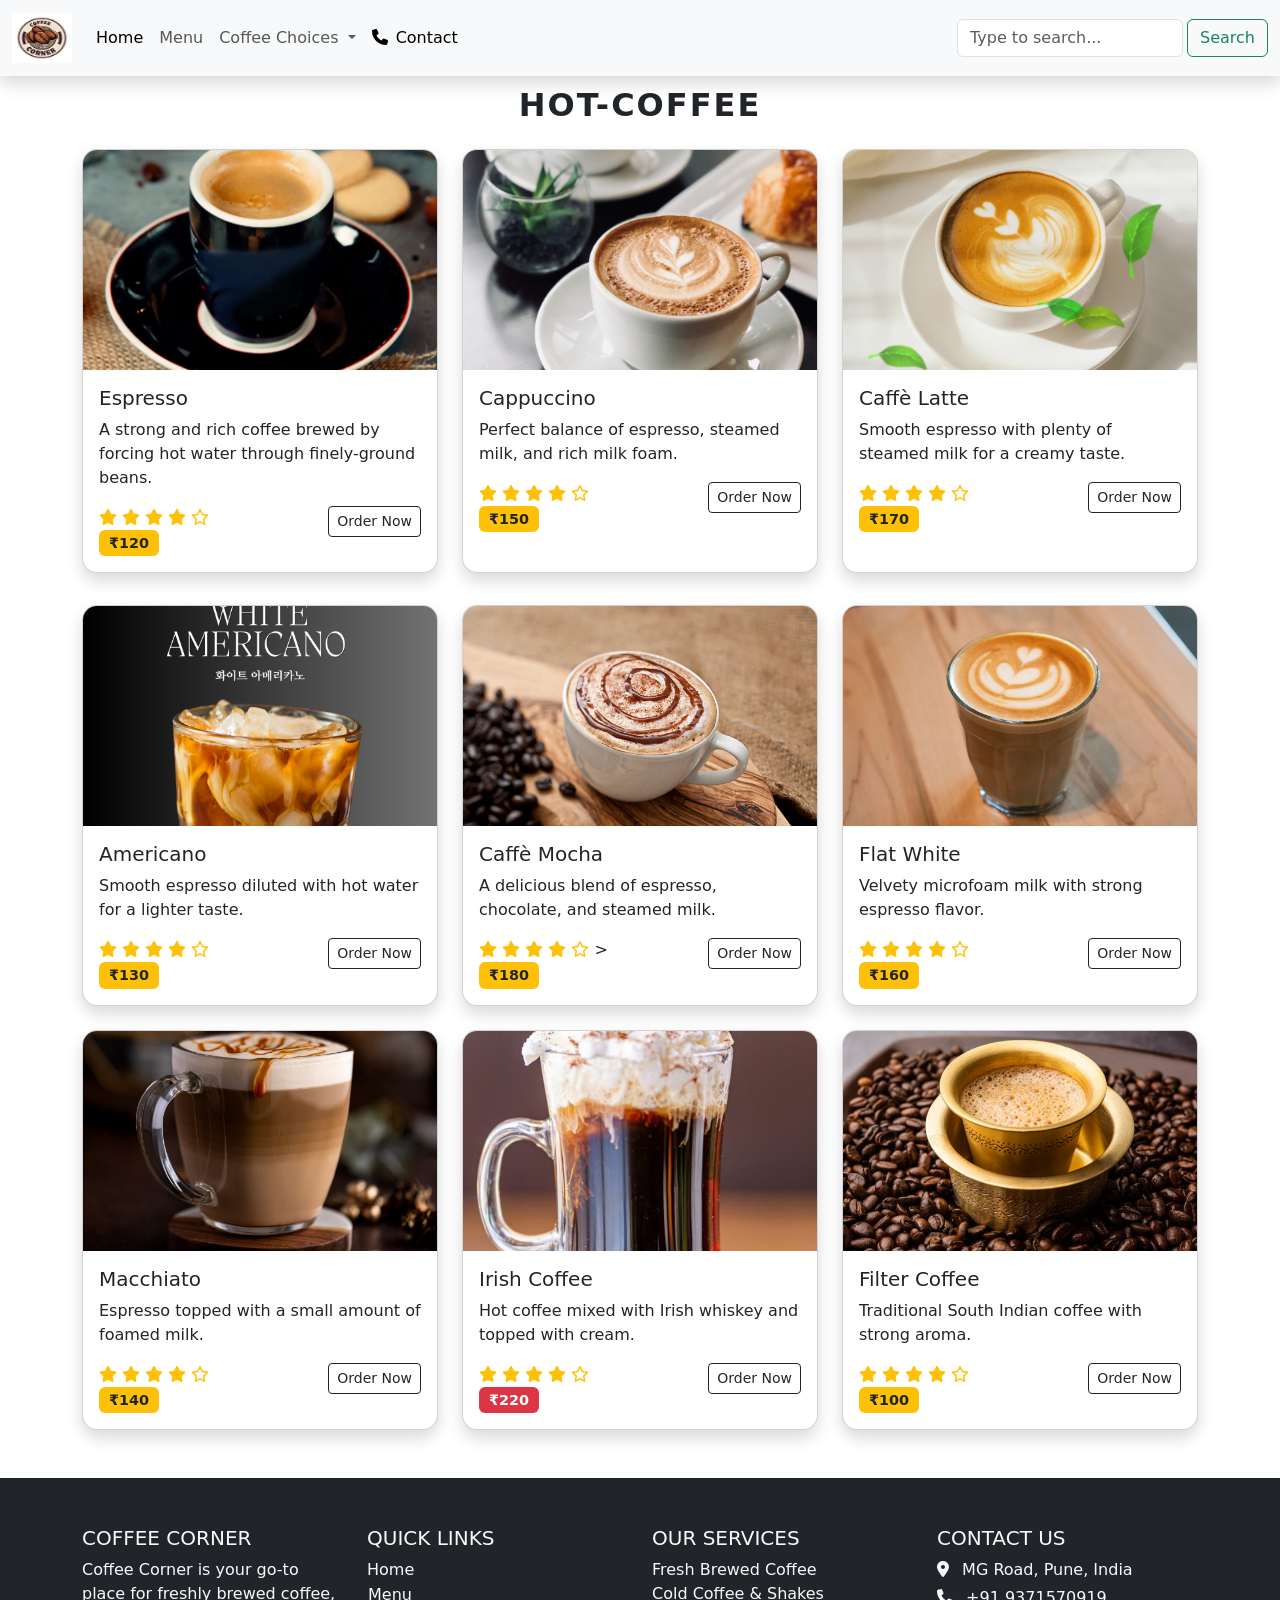
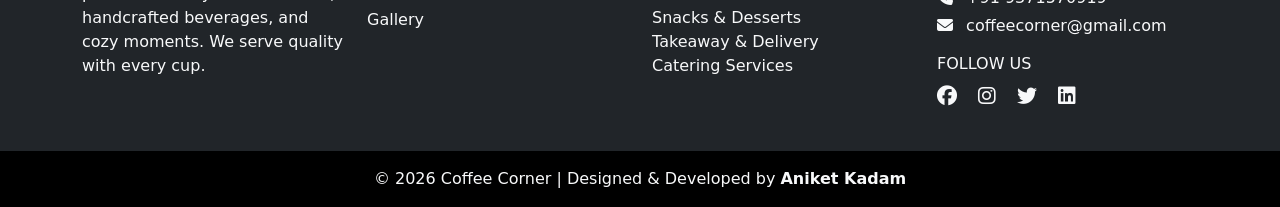
<file: hot_coffee_section.html>
<!DOCTYPE html>
<html lang="en">

<head>
    <meta charset="UTF-8">
    <link rel="icon" type="image/png" href="images/Dark Brown Vintage Retro Coffee Bean Product Badge Logo.png">
    <meta name="viewport" content="width=device-width, initial-scale=1.0">
    <title>Coffee Corner</title>
    <!-- Icone -->
    <link rel="stylesheet" href="https://cdnjs.cloudflare.com/ajax/libs/font-awesome/6.5.1/css/all.min.css">


    <!-- Bootstrap CSS -->
    <link href="https://cdn.jsdelivr.net/npm/bootstrap@5.0.2/dist/css/bootstrap.min.css" rel="stylesheet">

    <!-- Custom CSS -->
    <link rel="stylesheet" href="hot_coffee.css">
</head>

<body>
    <nav class="navbar navbar-expand-lg navbar-light bg-light fixed-top shadow">
        <div class="container-fluid">

            <a class="navbar-brand" href="./index.html">
                <img src="./images/Dark Brown Vintage Retro Coffee Bean Product Badge Logo.png" alt="Coffee Corner"
                    width="60" height="50" class=" logo">
            </a>

            <button class="navbar-toggler" type="button" data-bs-toggle="collapse"
                data-bs-target="#navbarSupportedContent">
                <span class="navbar-toggler-icon"></span>
            </button>

            <div class="collapse navbar-collapse" id="navbarSupportedContent">

                <ul class="navbar-nav me-auto mb-2 mb-lg-0">
                    <li class="nav-item">
                        <a class="nav-link active" href="./index.html" target="_parent">Home</a>
                    </li>

                    <li class="nav-item">
                        <a class="nav-link" href="#M" data-bs-toggle="offcanvas" data-bs-target="#offcanvasRight"
                                aria-controls="offcanvasRight">Menu</a>
                    </li>

                    <li class="nav-item dropdown">
                        <a class="nav-link dropdown-toggle" href="#" role="button" data-bs-toggle="dropdown">
                            Coffee Choices
                        </a>
                        <ul class="dropdown-menu">
                            <li><a class="dropdown-item" href="#">Hot Coffee</a></li>
                            <li><a class="dropdown-item" href="./Cold_coffee.html">Cold Coffee</a></li>
                            <li><a class="dropdown-item" href="./special_coffee.html">Special Coffee</a></li>
                        </ul>
                    </li>
                     <li class="nav-item">
                        <a class="nav-link active" href="#Contact">
                            <i class="fas fa-phone me-2"></i>Contact</a>
                    </li>
                </ul>

                <form class="d-flex">
                    <input class="form-control" list="datalistOptions" id="exampleDataList"
                        placeholder="Type to search...">
                    <datalist id="datalistOptions">
                        <option value="Espresso">
                        <option value="Cappuccino">
                        <option value="Caffè Latte">
                        <option value="Americano">
                        <option value="Macchiato">
                        <option value="Caffè Mocha">
                        <option value="Flat White">
                        <option value="Irish Coffee">
                        <option value="Filter Coffee">
                    </datalist> <button class="btn btn-outline-success ms-1" type="submit">Search</button>
                </form>

            </div>
        </div>
    </nav>
    <!-- ================= CARD COFFEE SECTION ================= -->


    <section class="container my-5 mt-5" id="hot-coffee">
        <h2 class="text-center mb-4 text-uppercase"><br>Hot-Coffee</h2>

        <div class="row g-4">

            <!-- Espresso -->
            <div class="col-md-4">
                <div class="card coffee-card h-100 shadow">
                    <img src="./images/espresso-shot-coffee-1.jpeg" class="card-img-top" alt="Espresso">
                    <div class="card-body">
                        <h5 class="card-title">Espresso</h5>
                        <p class="card-text">
                            A strong and rich coffee brewed by forcing hot water through finely-ground beans.
                        </p>
                        <div class="mt-2">
                            <i class="fas fa-star text-warning"></i>
                            <i class="fas fa-star text-warning"></i>
                            <i class="fas fa-star text-warning"></i>
                            <i class="fas fa-star text-warning"></i>
                            <i class="far fa-star text-warning"></i>

                            <button class="btn btn-sm btn-outline-dark float-end order-btn" data-name="Espresso"
                                data-price="120">
                                Order Now
                            </button>

                        </div>
                        <span class="badge bg-warning text-dark">₹120</span>
                    </div>

                </div>
            </div>

            <!-- Cappuccino -->
            <div class="col-md-4">
                <div class="card coffee-card h-100 shadow">
                    <img src="./images/cappuccino.png" class="card-img-top" alt="Cappuccino">
                    <div class="card-body">
                        <h5 class="card-title">Cappuccino</h5>
                        <p class="card-text">
                            Perfect balance of espresso, steamed milk, and rich milk foam.
                        </p>
                        <div class="mt-2">
                            <i class="fas fa-star text-warning"></i>
                            <i class="fas fa-star text-warning"></i>
                            <i class="fas fa-star text-warning"></i>
                            <i class="fas fa-star text-warning"></i>
                            <i class="far fa-star text-warning"></i>

                            <button class="btn btn-sm btn-outline-dark float-end order-btn" data-name="Cappuccino"
                                data-price="150">
                                Order Now
                            </button>

                        </div>
                        <span class="badge bg-warning text-dark">₹150</span>
                    </div>
                </div>
            </div>

            <!-- Latte -->
            <div class="col-md-4">
                <div class="card coffee-card h-100 shadow">
                    <img src="./images/latte.png" class="card-img-top" alt="Latte">
                    <div class="card-body">
                        <h5 class="card-title">Caffè Latte</h5>
                        <p class="card-text">
                            Smooth espresso with plenty of steamed milk for a creamy taste.
                        </p>
                        <div class="mt-2">
                            <i class="fas fa-star text-warning"></i>
                            <i class="fas fa-star text-warning"></i>
                            <i class="fas fa-star text-warning"></i>
                            <i class="fas fa-star text-warning"></i>
                            <i class="far fa-star text-warning"></i>

                            <button class="btn btn-sm btn-outline-dark float-end order-btn" data-name="Caffè Latte"
                                data-price="170">
                                Order Now
                            </button>

                        </div>
                        <span class="badge bg-warning text-dark">₹170</span>

                    </div>
                </div>
            </div>

        </div>

        <div class="row g-4 mt-2">

            <!-- Americano -->
            <div class="col-md-4">
                <div class="card coffee-card h-100 shadow">
                    <img src="./images/americano.png" class="card-img-top" alt="Americano">
                    <div class="card-body">
                        <h5 class="card-title">Americano</h5>
                        <p class="card-text">
                            Smooth espresso diluted with hot water for a lighter taste.
                        </p>
                        <div class="mt-2">
                            <i class="fas fa-star text-warning"></i>
                            <i class="fas fa-star text-warning"></i>
                            <i class="fas fa-star text-warning"></i>
                            <i class="fas fa-star text-warning"></i>
                            <i class="far fa-star text-warning"></i>

                            <button class="btn btn-sm btn-outline-dark float-end order-btn" data-name="Americano "
                                data-price="130">
                                Order Now
                            </button>

                        </div>
                        <span class="badge bg-warning text-dark">₹130</span>
                    </div>
                </div>
            </div>

            <!-- Mocha -->
            <div class="col-md-4">
                <div class="card coffee-card h-100 shadow">
                    <img src="./images/Coffee Mocha.jpg" class="card-img-top" alt="Mocha">
                    <div class="card-body">
                        <h5 class="card-title">Caffè Mocha</h5>
                        <p class="card-text">
                            A delicious blend of espresso, chocolate, and steamed milk.
                        </p>
                        <div class="mt-2">
                            <i class="fas fa-star text-warning"></i>
                            <i class="fas fa-star text-warning"></i>
                            <i class="fas fa-star text-warning"></i>
                            <i class="fas fa-star text-warning"></i>
                            <i class="far fa-star text-warning"></i>

                            <button class="btn btn-sm btn-outline-dark float-end order-btn" data-name="Caffee Mocha"
                                data-price="180">
                                Order Now
                            </button>
                            >
                        </div>
                        <span class="badge bg-warning text-dark">₹180</span>
                    </div>
                </div>
            </div>

            <!-- Flat White -->
            <div class="col-md-4">
                <div class="card coffee-card h-100 shadow">
                    <img src="./images/Flat White.png" class="card-img-top" alt="Flat White">
                    <div class="card-body">
                        <h5 class="card-title">Flat White</h5>
                        <p class="card-text">
                            Velvety microfoam milk with strong espresso flavor.
                        </p>
                        <div class="mt-2">
                            <i class="fas fa-star text-warning"></i>
                            <i class="fas fa-star text-warning"></i>
                            <i class="fas fa-star text-warning"></i>
                            <i class="fas fa-star text-warning"></i>
                            <i class="far fa-star text-warning"></i>

                            <button class="btn btn-sm btn-outline-dark float-end order-btn"
                                data-name="Flat White Coffee" data-price="160">
                                Order Now
                            </button>

                        </div>
                        <span class="badge bg-warning text-dark">₹160</span>
                    </div>
                </div>
            </div>

            <!-- Macchiato -->
            <div class="col-md-4">
                <div class="card coffee-card h-100 shadow">
                    <img src="./images/macchiato.jpg" class="card-img-top" alt="Macchiato">
                    <div class="card-body">
                        <h5 class="card-title">Macchiato</h5>
                        <p class="card-text">
                            Espresso topped with a small amount of foamed milk.
                        </p>
                        <div class="mt-2">
                            <i class="fas fa-star text-warning"></i>
                            <i class="fas fa-star text-warning"></i>
                            <i class="fas fa-star text-warning"></i>
                            <i class="fas fa-star text-warning"></i>
                            <i class="far fa-star text-warning"></i>

                            <button class="btn btn-sm btn-outline-dark float-end order-btn" data-name="Macchiato"
                                data-price="140">
                                Order Now
                            </button>

                        </div>
                        <span class="badge bg-warning text-dark">₹140</span>
                    </div>
                </div>
            </div>

            <!-- Irish Coffee -->
            <div class="col-md-4">
                <div class="card coffee-card h-100 shadow">
                    <img src="./images/Irish.jpg" class="card-img-top" alt="Irish Coffee">
                    <div class="card-body">
                        <h5 class="card-title">Irish Coffee</h5>
                        <p class="card-text">
                            Hot coffee mixed with Irish whiskey and topped with cream.
                        </p>
                        <div class="mt-2">
                            <i class="fas fa-star text-warning"></i>
                            <i class="fas fa-star text-warning"></i>
                            <i class="fas fa-star text-warning"></i>
                            <i class="fas fa-star text-warning"></i>
                            <i class="far fa-star text-warning"></i>

                            <button class="btn btn-sm btn-outline-dark float-end order-btn" data-name="Irish Coffee"
                                data-price="220">
                                Order Now
                            </button>

                        </div>
                        <span class="badge bg-danger">₹220</span>
                    </div>
                </div>
            </div>

            <!-- Filter Coffee -->
            <div class="col-md-4">
                <div class="card coffee-card h-100 shadow">
                    <img src="./images/Filter Coffee.jpg" class="card-img-top" alt="Filter Coffee">
                    <div class="card-body">
                        <h5 class="card-title">Filter Coffee</h5>
                        <p class="card-text">
                            Traditional South Indian coffee with strong aroma.
                        </p>
                        <div class="mt-2">
                            <i class="fas fa-star text-warning"></i>
                            <i class="fas fa-star text-warning"></i>
                            <i class="fas fa-star text-warning"></i>
                            <i class="fas fa-star text-warning"></i>
                            <i class="far fa-star text-warning"></i>

                            <button class="btn btn-sm btn-outline-dark float-end order-btn" data-name="Filter Coffee"
                                data-price="100">
                                Order Now
                            </button>

                        </div>
                        <span class="badge bg-warning text-dark">₹100</span>
                    </div>
                </div>
            </div>

        </div>


    </section>

    <!-- ================= FOOTER SECTION ================= -->
    <footer class="bg-dark text-light pt-5">
        <div class="container">
            <div class="row">

                <!-- About Us -->
                <div class="col-md-3 mb-4">
                    <h5 class="text-uppercase">Coffee Corner</h5>
                    <p>
                        Coffee Corner is your go-to place for freshly brewed coffee,
                        handcrafted beverages, and cozy moments. We serve quality
                        with every cup.
                    </p>
                </div>

                <!-- Quick Links -->
                <div class="col-md-3 mb-4">
                    <h5 class="text-uppercase">Quick Links</h5>
                    <ul class="list-unstyled">
                        <li>
                            <a href="./index.html" class="text-light text-decoration-none">Home</a>
                        </li>
                        <li>
                            <button class="btn btn-link text-light text-decoration-none p-0" type="button"
                                data-bs-toggle="offcanvas" data-bs-target="#offcanvasRight"
                                aria-controls="offcanvasRight">
                                Menu
                            </button>
                        </li>
                        <li>
                            <a href="#hot-coffee" class="text-light text-decoration-none">Gallery</a>
                        </li>
                    </ul>
                </div>

                <!-- Services -->
                <div class="col-md-3 mb-4">
                    <h5 class="text-uppercase">Our Services</h5>
                    <ul class="list-unstyled">
                        <li>Fresh Brewed Coffee</li>
                        <li>Cold Coffee & Shakes</li>
                        <li>Snacks & Desserts</li>
                        <li>Takeaway & Delivery</li>
                        <li>Catering Services</li>
                    </ul>
                </div>

                <!-- Contact & Social -->
                <div id="Contact" class="col-md-3 mb-4">
                    <h5 class="text-uppercase">Contact Us</h5>

                    <p class="mb-1">
                        <i class="fas fa-map-marker-alt me-2"></i>
                        MG Road, Pune, India
                    </p>

                    <p class="mb-1">
                        <a href="tel:+919371570919" class="text-light text-decoration-none">
                            <i class="fas fa-phone me-2"></i>
                            +91 9371570919
                        </a>
                    </p>

                    <p class="mb-3">
                        <a href="mailto:kadamaniket810@gmail.com" class="text-light text-decoration-none">
                            <i class="fas fa-envelope me-2"></i>
                            coffeecorner@gmail.com
                        </a>
                    </p>

                    <h6 class="text-uppercase">Follow Us</h6>
                    <a href="https://www.facebook.com/" class="text-light me-3 fs-5"><i class="fab fa-facebook"></i></a>
                    <a href="https://www.instagram.com/" class="text-light me-3 fs-5"><i
                            class="fab fa-instagram"></i></a>
                    <a href="https://x.com/" class="text-light me-3 fs-5"><i class="fab fa-twitter"></i></a>
                    <a href="https://www.linkedin.com/in/aniket-kadam-018986354" target="_blank"
                        class="text-light fs-5">
                        <i class="fab fa-linkedin"></i>
                    </a>
                </div>

            </div>
        </div>

        <!-- Bottom Bar -->
        <div class="bg-black text-center py-3 mt-3">
            © 2026 Coffee Corner | Designed & Developed by <strong>Aniket Kadam</strong>
        </div>
    </footer>

    <!-- Offcanvas Menu -->
    <div class="offcanvas offcanvas-end" tabindex="-1" id="offcanvasRight" aria-labelledby="offcanvasRightLabel">

        <div class="offcanvas-header">
            <h5 id="offcanvasRightLabel"> <a class="navbar-brand" href="#">
                    <img src="./images/Dark Brown Vintage Retro Coffee Bean Product Badge Logo.png" alt="Coffee Corner"
                        width="60" height="50" class=" logo">
                </a>
                Our Coffee Menu</h5>
            <button type="button" class="btn-close" data-bs-dismiss="offcanvas"></button>
        </div>

        <div class="offcanvas-body">

            <!-- Hot Coffee -->
            <div class="container-fluid mb-4">
                <h5 class="text-center text-uppercase fw-bold mb-3">Hot Coffee</h5>

                <div class="list-group shadow-sm">
                    <div class="list-group-item d-flex justify-content-between">
                        <span>Espresso</span>
                        <span class="badge bg-dark rounded-pill">₹120</span>
                    </div>
                    <div class="list-group-item d-flex justify-content-between">
                        <span>Cappuccino</span>
                        <span class="badge bg-dark rounded-pill">₹150</span>
                    </div>
                    <div class="list-group-item d-flex justify-content-between">
                        <span>Caffè Latte</span>
                        <span class="badge bg-dark rounded-pill">₹170</span>
                    </div>
                    <div class="list-group-item d-flex justify-content-between">
                        <span>Americano</span>
                        <span class="badge bg-dark rounded-pill">₹160</span>
                    </div>
                    <div class="list-group-item d-flex justify-content-between">
                        <span>Caff'e Mocha</span>
                        <span class="badge bg-dark rounded-pill">₹180</span>
                    </div>
                    <div class="list-group-item d-flex justify-content-between">
                        <span>Filter Coffee</span>
                        <span class="badge bg-dark rounded-pill">₹100</span>
                    </div>
                    <div class="list-group-item d-flex justify-content-between">
                        <span>Flat White Coffee</span>
                        <span class="badge bg-dark rounded-pill">₹160</span>
                    </div>
                    <div class="list-group-item d-flex justify-content-between">
                        <span>Macchiato Coffee</span>
                        <span class="badge bg-dark rounded-pill">₹140</span>
                    </div>
                    <div class="list-group-item d-flex justify-content-between">
                        <span>Irish Coffee</span>
                        <span class="badge bg-dark rounded-pill">₹220</span>
                    </div>
                </div>
            </div>
        </div>
    </div>




    <script src="https://cdn.jsdelivr.net/npm/bootstrap@5.0.2/dist/js/bootstrap.bundle.min.js"></script>
    <!-- Cart Modal -->
    <div class="modal fade" id="cartModal" tabindex="-1" aria-hidden="true">
        <div class="modal-dialog modal-lg modal-dialog-centered">
            <div class="modal-content">

                <div class="modal-header">
                    <h5 class="modal-title">Your Cart</h5>
                    <button type="button" class="btn-close" data-bs-dismiss="modal"></button>
                </div>

                <div class="modal-body">
                    <table class="table">
                        <thead>
                            <tr>
                                <th>Coffee</th>
                                <th>Price</th>
                                <th>Qty</th>
                                <th>Total</th>
                                <th></th>
                            </tr>
                        </thead>
                        <tbody id="cartItems">
                            <!-- Items added dynamically -->
                        </tbody>
                    </table>

                    <h5 class="text-end">
                        Grand Total: ₹<span id="grandTotal">0</span>
                    </h5>
                </div>

                <div class="modal-footer">
                    <button class="btn btn-secondary" data-bs-dismiss="modal">Continue Shopping</button>
                    <button class="btn btn-success">Checkout</button>
                </div>

            </div>
        </div>
    </div>



    <script>
        let cart = [];

        const cartItemsEl = document.getElementById('cartItems');
        const grandTotalEl = document.getElementById('grandTotal');

        document.querySelectorAll('.order-btn').forEach(button => {
            button.addEventListener('click', () => {
                const name = button.dataset.name;
                const price = parseInt(button.dataset.price);

                const existingItem = cart.find(item => item.name === name);

                if (existingItem) {
                    existingItem.qty++;
                } else {
                    cart.push({ name, price, qty: 1 });
                }

                updateCart();
                new bootstrap.Modal(document.getElementById('cartModal')).show();
            });
        });

        function updateCart() {
            cartItemsEl.innerHTML = '';
            let grandTotal = 0;

            cart.forEach((item, index) => {
                const itemTotal = item.price * item.qty;
                grandTotal += itemTotal;

                cartItemsEl.innerHTML += `
                <tr>
                    <td>${item.name}</td>
                    <td>₹${item.price}</td>
                    <td>${item.qty}</td>
                    <td>₹${itemTotal}</td>
                    <td>
                        <button class="btn btn-sm btn-danger" onclick="removeItem(${index})">
                            ✕
                        </button>
                    </td>
                </tr>
            `;
            });

            grandTotalEl.textContent = grandTotal;
        }

        function removeItem(index) {
            cart.splice(index, 1);
            updateCart();
        }
    </script>





</body>

</html>
</file>
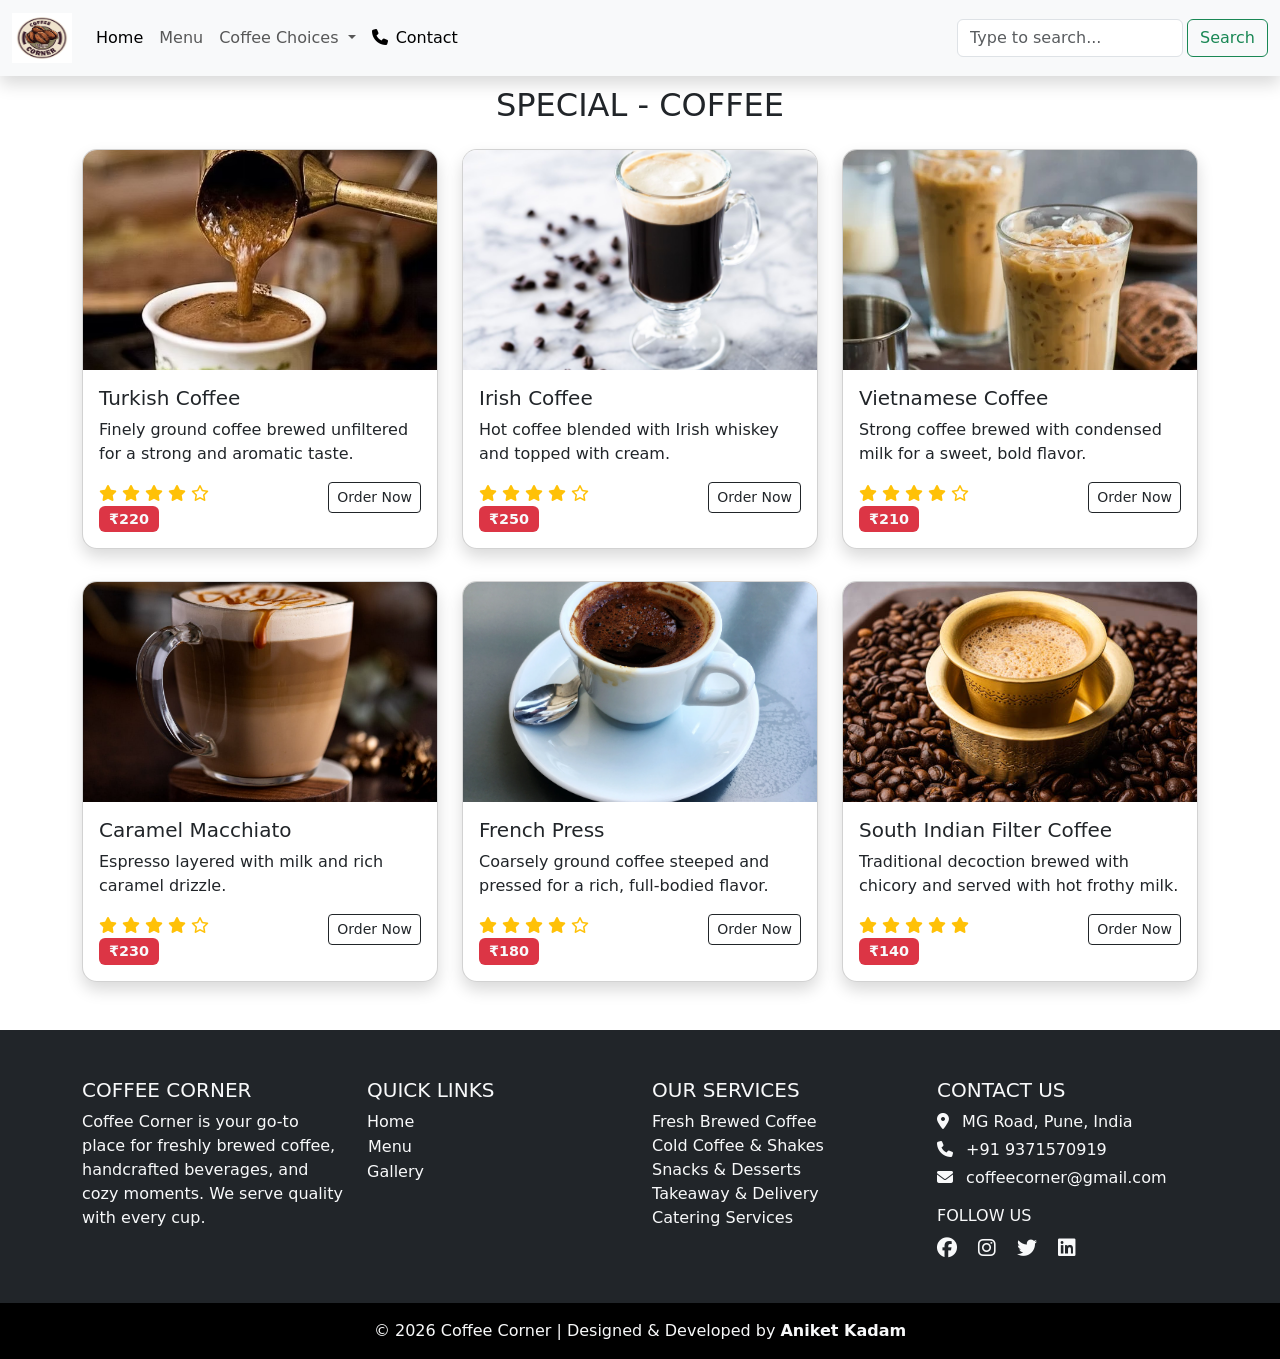
<file: special_coffee.html>
<!DOCTYPE html>
<html lang="en">

<head>
    <meta charset="UTF-8">
<link rel="icon" type="image/png" href="images/Dark Brown Vintage Retro Coffee Bean Product Badge Logo.png">
    <meta name="viewport" content="width=device-width, initial-scale=1.0">
    <title>Coffee Corner</title>

    <!-- Icone -->
    <link rel="stylesheet" href="https://cdnjs.cloudflare.com/ajax/libs/font-awesome/6.5.1/css/all.min.css">

    <!-- Bootstrap CSS -->
    <link href="https://cdn.jsdelivr.net/npm/bootstrap@5.0.2/dist/css/bootstrap.min.css" rel="stylesheet">

    <!-- Custom CSS -->
    <link rel="stylesheet" href="hot_coffee.css">
</head>

<body>
    <nav class="navbar navbar-expand-lg navbar-light bg-light fixed-top shadow">
        <div class="container-fluid">

            <a class="navbar-brand" href="./index.html">
                <img src="./images/Dark Brown Vintage Retro Coffee Bean Product Badge Logo.png" alt="Coffee Corner"
                    width="60" height="50" class=" logo">
            </a>

            <button class="navbar-toggler" type="button" data-bs-toggle="collapse"
                data-bs-target="#navbarSupportedContent">
                <span class="navbar-toggler-icon"></span>
            </button>

            <div class="collapse navbar-collapse" id="navbarSupportedContent">

                <ul class="navbar-nav me-auto mb-2 mb-lg-0">
                    <li class="nav-item">
                        <a class="nav-link active" href="./index.html" target="_parent">Home</a>
                    </li>

                    <li class="nav-item">
                        <a class="nav-link" href="#M" data-bs-toggle="offcanvas" data-bs-target="#offcanvasRight"
                            aria-controls="offcanvasRight">Menu</a>
                    </li>

                    <li class="nav-item dropdown">
                        <a class="nav-link dropdown-toggle" href="#" role="button" data-bs-toggle="dropdown">
                            Coffee Choices
                        </a>
                        <ul class="dropdown-menu">
                            <li><a class="dropdown-item" href="./hot_coffee_section.html">Hot Coffee</a></li>
                            <li><a class="dropdown-item" href="./Cold_coffee.html">Cold Coffee</a></li>
                            <li><a class="dropdown-item" href="./special_coffee.html">Special Coffee</a></li>
                        </ul>
                    </li>
                     <li class="nav-item">
                        <a class="nav-link active" href="#Contact">
                            <i class="fas fa-phone me-2"></i>Contact</a>
                    </li>
                </ul>

                <form class="d-flex">
                    <input class="form-control" list="datalistOptions" id="exampleDataList"
                        placeholder="Type to search...">
                    <datalist id="datalistOptions">
                        <option value="Turkish Coffee">
                        <option value="Irish Coffee">
                        <option value="Vietnamese Coffee">
                        <option value="Caramel Macchiato">
                        <option value="French Press">
                        <option value="Coffee Frappe">
                        <option value="South India Filter Coffee">
                    </datalist> <button class="btn btn-outline-success ms-1" type="submit">Search</button>
                </form>

            </div>
        </div>
    </nav>
    <!-- ================= CARD COFFEE SECTION ================= -->


    <section class="container my-5 mt-5" id="special-coffee">
        <h2 class="text-center mb-4 text-uppercase">
            <br>Special - Coffee
        </h2>

        <div class="row g-4">

            <!-- Turkish Coffee -->
            <div class="col-md-4">
                <div class="card coffee-card h-100 shadow">
                    <img src="./images/turkish.png " class="card-img-top" alt="Turkish Coffee">
                    <div class="card-body">
                        <h5 class="card-title">Turkish Coffee</h5>
                        <p class="card-text">
                            Finely ground coffee brewed unfiltered for a strong and aromatic taste.
                        </p>
                        <div class="mt-2">
                            <i class="fas fa-star text-warning"></i>
                            <i class="fas fa-star text-warning"></i>
                            <i class="fas fa-star text-warning"></i>
                            <i class="fas fa-star text-warning"></i>
                            <i class="far fa-star text-warning"></i>

                            <button class="btn btn-sm btn-outline-dark float-end order-btn" data-name="Turkish Coffee"
                                data-price="220">
                                Order Now
                            </button>
                        </div>
                        <span class="badge bg-danger text-light">₹220</span>
                    </div>
                </div>
            </div>

            <!-- Irish Coffee -->
            <div class="col-md-4">
                <div class="card coffee-card h-100 shadow">
                    <img src="./images/irish coffee.png" class="card-img-top" alt="Irish Coffee">
                    <div class="card-body">
                        <h5 class="card-title">Irish Coffee</h5>
                        <p class="card-text">
                            Hot coffee blended with Irish whiskey and topped with cream.
                        </p>
                        <div class="mt-2">
                            <i class="fas fa-star text-warning"></i>
                            <i class="fas fa-star text-warning"></i>
                            <i class="fas fa-star text-warning"></i>
                            <i class="fas fa-star text-warning"></i>
                            <i class="far fa-star text-warning"></i>

                            <button class="btn btn-sm btn-outline-dark float-end order-btn" data-name="Irish Coffee"
                                data-price="250">
                                Order Now
                            </button>
                        </div>
                        <span class="badge bg-danger text-light">₹250</span>
                    </div>
                </div>
            </div>

            <!-- Vietnamese Coffee -->
            <div class="col-md-4">
                <div class="card coffee-card h-100 shadow">
                    <img src="./images/Vietnamese-Coffee.png" class="card-img-top" alt="Vietnamese Coffee">
                    <div class="card-body">
                        <h5 class="card-title">Vietnamese Coffee</h5>
                        <p class="card-text">
                            Strong coffee brewed with condensed milk for a sweet, bold flavor.
                        </p>
                        <div class="mt-2">
                            <i class="fas fa-star text-warning"></i>
                            <i class="fas fa-star text-warning"></i>
                            <i class="fas fa-star text-warning"></i>
                            <i class="fas fa-star text-warning"></i>
                            <i class="far fa-star text-warning"></i>

                            <button class="btn btn-sm btn-outline-dark float-end order-btn"
                                data-name="Vietnamese Coffee" data-price="210">
                                Order Now
                            </button>
                        </div>
                        <span class="badge bg-danger text-light">₹210</span>
                    </div>
                </div>
            </div>

        </div>

        <div class="row g-4 mt-2">

            <!-- Caramel Macchiato -->
            <div class="col-md-4">
                <div class="card coffee-card h-100 shadow">
                    <img src="./images/macchiato-coffee.jpg" class="card-img-top" alt="Caramel Macchiato">
                    <div class="card-body">
                        <h5 class="card-title">Caramel Macchiato</h5>
                        <p class="card-text">
                            Espresso layered with milk and rich caramel drizzle.
                        </p>
                        <div class="mt-2">
                            <i class="fas fa-star text-warning"></i>
                            <i class="fas fa-star text-warning"></i>
                            <i class="fas fa-star text-warning"></i>
                            <i class="fas fa-star text-warning"></i>
                            <i class="far fa-star text-warning"></i>

                            <button class="btn btn-sm btn-outline-dark float-end order-btn"
                                data-name="Caramel Macchiato" data-price="230">
                                Order Now
                            </button>
                        </div>
                        <span class="badge bg-danger text-light">₹230</span>
                    </div>
                </div>
            </div>

            <!-- French Press -->
            <div class="col-md-4">
                <div class="card coffee-card h-100 shadow">
                    <img src="./images/french.png" class="card-img-top" alt="French Press Coffee">
                    <div class="card-body">
                        <h5 class="card-title">French Press</h5>
                        <p class="card-text">
                            Coarsely ground coffee steeped and pressed for a rich, full-bodied flavor.
                        </p>
                        <div class="mt-2">
                            <i class="fas fa-star text-warning"></i>
                            <i class="fas fa-star text-warning"></i>
                            <i class="fas fa-star text-warning"></i>
                            <i class="fas fa-star text-warning"></i>
                            <i class="far fa-star text-warning"></i>

                            <button class="btn btn-sm btn-outline-dark float-end order-btn" data-name="French Press"
                                data-price="180">
                                Order Now
                            </button>
                        </div>
                        <span class="badge bg-danger text-light">₹180</span>
                    </div>
                </div>
            </div>

            <!-- South Indian Filter Coffee -->
            <div class="col-md-4">
                <div class="card coffee-card h-100 shadow">
                    <img src="./images/Filter Coffee.jpg" class="card-img-top" alt="South Indian Filter Coffee">
                    <div class="card-body">
                        <h5 class="card-title">South Indian Filter Coffee</h5>
                        <p class="card-text">
                            Traditional decoction brewed with chicory and served with hot frothy milk.
                        </p>
                        <div class="mt-2">
                            <i class="fas fa-star text-warning"></i>
                            <i class="fas fa-star text-warning"></i>
                            <i class="fas fa-star text-warning"></i>
                            <i class="fas fa-star text-warning"></i>
                            <i class="fas fa-star text-warning"></i>

                            <button class="btn btn-sm btn-outline-dark float-end order-btn"
                                data-name="South Indian Filter Coffee" data-price="140">
                                Order Now
                            </button>
                        </div>
                        <span class="badge bg-danger text-light">₹140</span>
                    </div>
                </div>
            </div>
        </div>
    </section>

    <!-- ================= FOOTER SECTION ================= -->

    <footer class="bg-dark text-light pt-5">
        <div class="container">
            <div class="row">

                <!-- About Us -->
                <div class="col-md-3 mb-4">
                    <h5 class="text-uppercase">Coffee Corner</h5>
                    <p>
                        Coffee Corner is your go-to place for freshly brewed coffee,
                        handcrafted beverages, and cozy moments. We serve quality
                        with every cup.
                    </p>
                </div>

                <!-- Quick Links -->
                <div class="col-md-3 mb-4">
                    <h5 class="text-uppercase">Quick Links</h5>
                    <ul class="list-unstyled">
                        <li>
                            <a href="./index.html" class="text-light text-decoration-none">Home</a>
                        </li>
                        <li>
                            <button class="btn btn-link text-light text-decoration-none p-0" type="button"
                                data-bs-toggle="offcanvas" data-bs-target="#offcanvasRight"
                                aria-controls="offcanvasRight">
                                Menu
                            </button>
                        </li>
                        <li>
                            <a href="#special-coffee" class="text-light text-decoration-none">Gallery</a>
                        </li>
                    </ul>
                </div>

                <!-- Services -->
                <div class="col-md-3 mb-4">
                    <h5 class="text-uppercase">Our Services</h5>
                    <ul class="list-unstyled">
                        <li>Fresh Brewed Coffee</li>
                        <li>Cold Coffee & Shakes</li>
                        <li>Snacks & Desserts</li>
                        <li>Takeaway & Delivery</li>
                        <li>Catering Services</li>
                    </ul>
                </div>

                <!-- Contact & Social -->
                <div id="Contact" class="col-md-3 mb-4">
                    <h5 class="text-uppercase">Contact Us</h5>

                    <p class="mb-1">
                        <i class="fas fa-map-marker-alt me-2"></i>
                        MG Road, Pune, India
                    </p>

                    <p class="mb-1">
                        <a href="tel:+919371570919" class="text-light text-decoration-none">
                            <i class="fas fa-phone me-2"></i>
                            +91 9371570919
                        </a>
                    </p>

                    <p class="mb-3">
                        <a href="mailto:kadamaniket810@gmail.com" class="text-light text-decoration-none">
                            <i class="fas fa-envelope me-2"></i>
                            coffeecorner@gmail.com
                        </a>
                    </p>

                    <h6 class="text-uppercase">Follow Us</h6>
                    <a href="https://www.facebook.com/" class="text-light me-3 fs-5"><i class="fab fa-facebook"></i></a>
                    <a href="https://www.instagram.com/" class="text-light me-3 fs-5"><i
                            class="fab fa-instagram"></i></a>
                    <a href="https://x.com/" class="text-light me-3 fs-5"><i class="fab fa-twitter"></i></a>
                    <a href="https://www.linkedin.com/in/aniket-kadam-018986354" target="_blank"
                        class="text-light fs-5">
                        <i class="fab fa-linkedin"></i>
                    </a>
                </div>

            </div>
        </div>

        <!-- Bottom Bar -->
        <div class="bg-black text-center py-3 mt-3">
            © 2026 Coffee Corner | Designed & Developed by <strong>Aniket Kadam</strong>
        </div>
    </footer>
    <div class="offcanvas offcanvas-end" tabindex="-1" id="offcanvasRight" aria-labelledby="offcanvasRightLabel">

        <div class="offcanvas-header">
            <h5 id="offcanvasRightLabel"> <a class="navbar-brand" href="#">
                    <img src="./images/Dark Brown Vintage Retro Coffee Bean Product Badge Logo.png" alt="Coffee Corner"
                        width="60" height="50" class=" logo">
                </a>
                Our Coffee Menu</h5>
            <button type="button" class="btn-close" data-bs-dismiss="offcanvas"></button>
        </div>

        <div class="offcanvas-body">
            <!-- Special Coffee -->
            <div class="container-fluid">
                <h5 class="text-center text-uppercase fw-bold mb-3">Special Coffee</h5>

                <div class="list-group shadow-sm">
                    <div class="list-group-item d-flex justify-content-between">
                        <span>Turkish Coffee</span>
                        <span class="badge bg-dark rounded-pill">₹220</span>
                    </div>
                    <div class="list-group-item d-flex justify-content-between">
                        <span>Irish Coffee</span>
                        <span class="badge bg-dark rounded-pill">₹250</span>
                    </div>
                    <div class="list-group-item d-flex justify-content-between">
                        <span>Vietnamese Coffee</span>
                        <span class="badge bg-dark rounded-pill">₹210</span>
                    </div>
                    <div class="list-group-item d-flex justify-content-between">
                        <span>Caramel Macchiato</span>
                        <span class="badge bg-dark rounded-pill">₹230</span>
                    </div>
                    <div class="list-group-item d-flex justify-content-between">
                        <span>French Press</span>
                        <span class="badge bg-dark rounded-pill">₹180</span>
                    </div>
                    <div class="list-group-item d-flex justify-content-between">
                        <span>South Indian Filter Coffee</span>
                        <span class="badge bg-dark rounded-pill">₹140</span>
                    </div>
                </div>
            </div>
        </div>
    </div>


    <script src="https://cdn.jsdelivr.net/npm/bootstrap@5.0.2/dist/js/bootstrap.bundle.min.js"></script>
    <!-- Cart Modal -->
    <div class="modal fade" id="cartModal" tabindex="-1" aria-hidden="true">
        <div class="modal-dialog modal-lg modal-dialog-centered">
            <div class="modal-content">

                <div class="modal-header">
                    <h5 class="modal-title">Your Cart</h5>
                    <button type="button" class="btn-close" data-bs-dismiss="modal"></button>
                </div>

                <div class="modal-body">
                    <table class="table table-striped table-hover">
                        <thead>
                            <tr class="bg-info  ">
                                <th>Coffee</th>
                                <th>Price</th>
                                <th>Qty</th>
                                <th>Total</th>
                                <th></th>
                            </tr>
                        </thead>
                        <tbody id="cartItems">
                            <!-- Items added dynamically -->
                        </tbody>
                    </table>

                    <h5 class="text-end">
                        Grand Total: ₹<span id="grandTotal">0</span>
                    </h5>
                </div>

                <div class="modal-footer">
                    <button class="btn btn-secondary" data-bs-dismiss="modal">Continue Shopping</button>
                    <button class="btn btn-success">Checkout</button>
                </div>

            </div>
        </div>
    </div>



    <script>
        let cart = [];

        const cartItemsEl = document.getElementById('cartItems');
        const grandTotalEl = document.getElementById('grandTotal');

        document.querySelectorAll('.order-btn').forEach(button => {
            button.addEventListener('click', () => {
                const name = button.dataset.name;
                const price = parseInt(button.dataset.price);

                const existingItem = cart.find(item => item.name === name);

                if (existingItem) {
                    existingItem.qty++;
                } else {
                    cart.push({ name, price, qty: 1 });
                }

                updateCart();
                new bootstrap.Modal(document.getElementById('cartModal')).show();
            });
        });

        function updateCart() {
            cartItemsEl.innerHTML = '';
            let grandTotal = 0;

            cart.forEach((item, index) => {
                const itemTotal = item.price * item.qty;
                grandTotal += itemTotal;

                cartItemsEl.innerHTML += `
                <tr>
                    <td>${item.name}</td>
                    <td>₹${item.price}</td>
                    <td>${item.qty}</td>
                    <td>₹${itemTotal}</td>
                    <td>
                        <button class="btn btn-sm btn-danger" onclick="removeItem(${index})">
                            ✕
                        </button>
                    </td>
                </tr>
            `;
            });

            grandTotalEl.textContent = grandTotal;
        }

        function removeItem(index) {
            cart.splice(index, 1);
            updateCart();
        }
    </script>





</body>

</html>
</file>
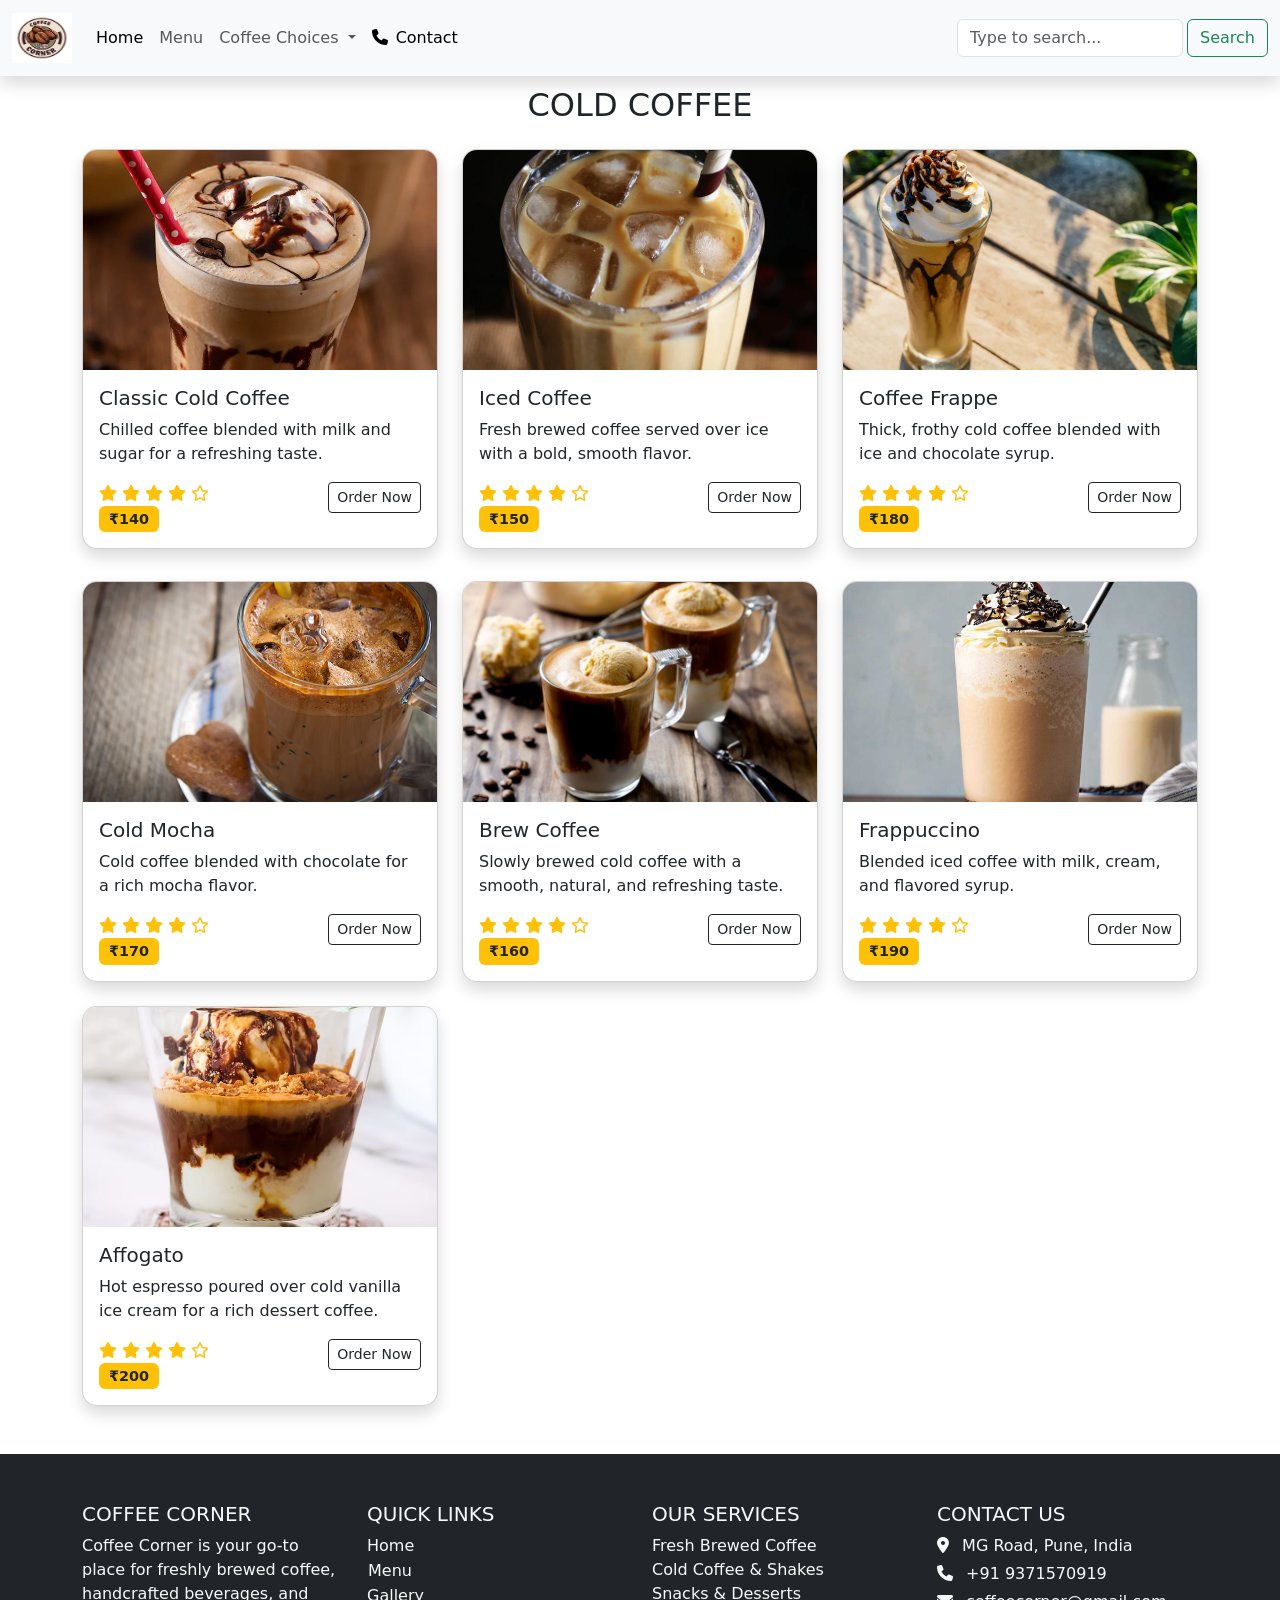
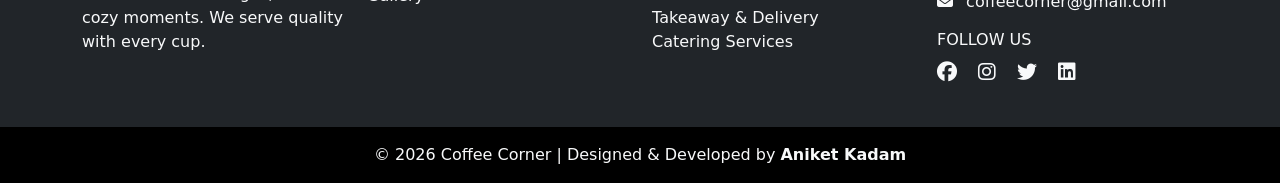
<file: code/Cold coffee.html>
<!DOCTYPE html>
<html lang="en">

<head>
    <meta charset="UTF-8">
    <meta name="viewport" content="width=device-width, initial-scale=1.0">
    <title>Coffee Corner</title>

    <!-- Icone -->
    <link rel="stylesheet" href="https://cdnjs.cloudflare.com/ajax/libs/font-awesome/6.5.1/css/all.min.css">


    <!-- Bootstrap CSS -->
    <link href="https://cdn.jsdelivr.net/npm/bootstrap@5.0.2/dist/css/bootstrap.min.css" rel="stylesheet">

    <!-- Custom CSS -->
    <link rel="stylesheet" href="hot coffee.css">
</head>

<body>
    <nav class="navbar navbar-expand-lg navbar-light bg-light fixed-top shadow">
        <div class="container-fluid">

            <a class="navbar-brand" href="./index.html">
                <img src="../Data/Dark Brown Vintage Retro Coffee Bean Product Badge Logo.png" alt="Coffee Corner"
                    width="60" height="50" class=" logo">
            </a>

            <button class="navbar-toggler" type="button" data-bs-toggle="collapse"
                data-bs-target="#navbarSupportedContent">
                <span class="navbar-toggler-icon"></span>
            </button>

            <div class="collapse navbar-collapse" id="navbarSupportedContent">

                <ul class="navbar-nav me-auto mb-2 mb-lg-0">
                    <li class="nav-item">
                        <a class="nav-link active" href="./index.html" target="_parent">Home</a>
                    </li>

                    <li class="nav-item">
                        <a class="nav-link" href="#M" data-bs-toggle="offcanvas" data-bs-target="#offcanvasRight"
                            aria-controls="offcanvasRight">Menu</a>
                    </li>

                    <li class="nav-item dropdown">
                        <a class="nav-link dropdown-toggle" href="#" role="button" data-bs-toggle="dropdown">
                             Coffee Choices
                        </a>
                        <ul class="dropdown-menu">
                            <li><a class="dropdown-item" href="./hot coffee section.html">Hot Coffee</a></li>
                            <li><a class="dropdown-item" href="#">Cold Coffee</a></li>
                            <li><a class="dropdown-item" href="./Special coffee section.html">Special Coffee</a></li>
                        </ul>
                    </li>
                     <li class="nav-item">
                        <a class="nav-link active" href="#Contact">
                            <i class="fas fa-phone me-2"></i>Contact</a>
                    </li>
                </ul>

                <form class="d-flex">
                    <input class="form-control" list="datalistOptions" id="exampleDataList"
                        placeholder="Type to search...">
                    <datalist id="datalistOptions">
                        <option value="Classic Cold Coffee">
                        <option value="Brew Cold Coffee">
                        <option value="Affogato">
                        <option value="Frappuccino">
                        <option value="Iced Coffee">
                        <option value="Coffee Frappe">
                        <option value="Cold Mocha">
                    </datalist> <button class="btn btn-outline-success ms-1" type="submit">Search</button>
                </form>

            </div>
        </div>
    </nav>
    <!-- ================= CARD COFFEE SECTION ================= -->


    <section class="container my-5 mt-5" id="cold-coffee">
        <h2 class="text-center mb-4 text-uppercase">
            <br>Cold Coffee
        </h2>

        <div class="row g-4">

            <!-- Classic Cold Coffee -->
            <div class="col-md-4">
                <div class="card coffee-card h-100 shadow">
                    <img src="../Data/Cold-Coffee.png" class="card-img-top" alt="Cold Coffee">
                    <div class="card-body">
                        <h5 class="card-title">Classic Cold Coffee</h5>
                        <p class="card-text">
                            Chilled coffee blended with milk and sugar for a refreshing taste.
                        </p>
                        <div class="mt-2">
                            <i class="fas fa-star text-warning"></i>
                            <i class="fas fa-star text-warning"></i>
                            <i class="fas fa-star text-warning"></i>
                            <i class="fas fa-star text-warning"></i>
                            <i class="far fa-star text-warning"></i>

                            <button class="btn btn-sm btn-outline-dark float-end order-btn"
                                data-name="Classic Cold Coffee" data-price="140">
                                Order Now
                            </button>
                        </div>
                        <span class="badge bg-warning text-dark">₹140</span>
                    </div>
                </div>
            </div>

            <!-- Iced Coffee -->
            <div class="col-md-4">
                <div class="card coffee-card h-100 shadow">
                    <img src="../Data/iced-coffee.png" class="card-img-top" alt="Iced Coffee">
                    <div class="card-body">
                        <h5 class="card-title">Iced Coffee</h5>
                        <p class="card-text">
                            Fresh brewed coffee served over ice with a bold, smooth flavor.
                        </p>
                        <div class="mt-2">
                            <i class="fas fa-star text-warning"></i>
                            <i class="fas fa-star text-warning"></i>
                            <i class="fas fa-star text-warning"></i>
                            <i class="fas fa-star text-warning"></i>
                            <i class="far fa-star text-warning"></i>

                            <button class="btn btn-sm btn-outline-dark float-end order-btn" data-name="Iced Coffee"
                                data-price="150">
                                Order Now
                            </button>
                        </div>
                        <span class="badge bg-warning text-dark">₹150</span>
                    </div>
                </div>
            </div>

            <!-- Coffee Frappe -->
            <div class="col-md-4">
                <div class="card coffee-card h-100 shadow">
                    <img src="../Data/frappe.png" class="card-img-top" alt="Coffee Frappe">
                    <div class="card-body">
                        <h5 class="card-title">Coffee Frappe</h5>
                        <p class="card-text">
                            Thick, frothy cold coffee blended with ice and chocolate syrup.
                        </p>
                        <div class="mt-2">
                            <i class="fas fa-star text-warning"></i>
                            <i class="fas fa-star text-warning"></i>
                            <i class="fas fa-star text-warning"></i>
                            <i class="fas fa-star text-warning"></i>
                            <i class="far fa-star text-warning"></i>

                            <button class="btn btn-sm btn-outline-dark float-end order-btn" data-name="Coffee Frappe"
                                data-price="180">
                                Order Now
                            </button>
                        </div>
                        <span class="badge bg-warning text-dark">₹180</span>
                    </div>
                </div>
            </div>

        </div>

        <div class="row g-4 mt-2">

            <!-- Mocha Cold Coffee -->
            <div class="col-md-4">
                <div class="card coffee-card h-100 shadow">
                    <img src="../Data/Iced_Mocha_1.png" class="card-img-top" alt="Cold Mocha">
                    <div class="card-body">
                        <h5 class="card-title">Cold Mocha</h5>
                        <p class="card-text">
                            Cold coffee blended with chocolate for a rich mocha flavor.
                        </p>
                        <div class="mt-2">
                            <i class="fas fa-star text-warning"></i>
                            <i class="fas fa-star text-warning"></i>
                            <i class="fas fa-star text-warning"></i>
                            <i class="fas fa-star text-warning"></i>
                            <i class="far fa-star text-warning"></i>

                            <button class="btn btn-sm btn-outline-dark float-end order-btn" data-name="Cold Mocha"
                                data-price="170">
                                Order Now
                            </button>
                        </div>
                        <span class="badge bg-warning text-dark">₹170</span>
                    </div>
                </div>
            </div>



            <!-- Brew Coffee -->
            <div class="col-md-4">
                <div class="card coffee-card h-100 shadow">
                    <img src="../Data/brew coffee.png" class="card-img-top" alt="Brew Coffee">
                    <div class="card-body">
                        <h5 class="card-title">Brew Coffee</h5>
                        <p class="card-text">
                            Slowly brewed cold coffee with a smooth, natural, and refreshing taste.
                        </p>
                        <div class="mt-2">
                            <i class="fas fa-star text-warning"></i>
                            <i class="fas fa-star text-warning"></i>
                            <i class="fas fa-star text-warning"></i>
                            <i class="fas fa-star text-warning"></i>
                            <i class="far fa-star text-warning"></i>

                            <button class="btn btn-sm btn-outline-dark float-end order-btn" data-name="Brew Coffee"
                                data-price="160">
                                Order Now
                            </button>
                        </div>
                        <span class="badge bg-warning text-dark">₹160</span>
                    </div>
                </div>
            </div>

            <!-- Frappuccino -->
            <div class="col-md-4">
                <div class="card coffee-card h-100 shadow">
                    <img src="../Data/frappuccino coffee.jpg" class="card-img-top" alt="Frappuccino">
                    <div class="card-body">
                        <h5 class="card-title">Frappuccino</h5>
                        <p class="card-text">
                            Blended iced coffee with milk, cream, and flavored syrup.
                        </p>
                        <div class="mt-2">
                            <i class="fas fa-star text-warning"></i>
                            <i class="fas fa-star text-warning"></i>
                            <i class="fas fa-star text-warning"></i>
                            <i class="fas fa-star text-warning"></i>
                            <i class="far fa-star text-warning"></i>

                            <button class="btn btn-sm btn-outline-dark float-end order-btn" data-name="Frappuccino"
                                data-price="190">
                                Order Now
                            </button>
                        </div>
                        <span class="badge bg-warning text-dark">₹190</span>
                    </div>
                </div>
            </div>

            <!-- Affogato -->
            <div class="col-md-4">
                <div class="card coffee-card h-100 shadow">
                    <img src="../Data/Affogato coffee.png" class="card-img-top" alt="Affogato">
                    <div class="card-body">
                        <h5 class="card-title">Affogato</h5>
                        <p class="card-text">
                            Hot espresso poured over cold vanilla ice cream for a rich dessert coffee.
                        </p>
                        <div class="mt-2">
                            <i class="fas fa-star text-warning"></i>
                            <i class="fas fa-star text-warning"></i>
                            <i class="fas fa-star text-warning"></i>
                            <i class="fas fa-star text-warning"></i>
                            <i class="far fa-star text-warning"></i>

                            <button class="btn btn-sm btn-outline-dark float-end order-btn" data-name="Affogato"
                                data-price="200">
                                Order Now
                            </button>

                        </div>
                        <span class="badge bg-warning text-dark">₹200</span>
                    </div>
                </div>
            </div>

        </div>

    </section>


    <!-- ================= FOOTER SECTION ================= -->

    <footer class="bg-dark text-light pt-5">
        <div class="container">
            <div class="row">

                <!-- About Us -->
                <div class="col-md-3 mb-4">
                    <h5 class="text-uppercase">Coffee Corner</h5>
                    <p>
                        Coffee Corner is your go-to place for freshly brewed coffee,
                        handcrafted beverages, and cozy moments. We serve quality
                        with every cup.
                    </p>
                </div>

                <!-- Quick Links -->
                <div class="col-md-3 mb-4">
                    <h5 class="text-uppercase">Quick Links</h5>
                    <ul class="list-unstyled">
                        <li>
                            <a href="./index.html" class="text-light text-decoration-none">Home</a>
                        </li>
                        <li>
                            <button class="btn btn-link text-light text-decoration-none p-0" type="button"
                                data-bs-toggle="offcanvas" data-bs-target="#offcanvasRight"
                                aria-controls="offcanvasRight">
                                Menu
                            </button>
                        </li>
                        <li>
                            <a href="#cold-coffee" class="text-light text-decoration-none">Gallery</a>
                        </li>
                    </ul>
                </div>

                <!-- Services -->
                <div class="col-md-3 mb-4">
                    <h5 class="text-uppercase">Our Services</h5>
                    <ul class="list-unstyled">
                        <li>Fresh Brewed Coffee</li>
                        <li>Cold Coffee & Shakes</li>
                        <li>Snacks & Desserts</li>
                        <li>Takeaway & Delivery</li>
                        <li>Catering Services</li>
                    </ul>
                </div>

                <!-- Contact & Social -->
                <div id="Contact" class="col-md-3 mb-4">
                    <h5 class="text-uppercase">Contact Us</h5>

                    <p class="mb-1">
                        <i class="fas fa-map-marker-alt me-2"></i>
                        MG Road, Pune, India
                    </p>

                    <p class="mb-1">
                        <a href="tel:+919371570919" class="text-light text-decoration-none">
                            <i class="fas fa-phone me-2"></i>
                            +91 9371570919
                        </a>
                    </p>

                    <p class="mb-3">
                        <a href="mailto:kadamaniket810@gmail.com" class="text-light text-decoration-none">
                            <i class="fas fa-envelope me-2"></i>
                            coffeecorner@gmail.com
                        </a>
                    </p>

                    <h6 class="text-uppercase">Follow Us</h6>
                    <a href="https://www.facebook.com/" class="text-light me-3 fs-5"><i class="fab fa-facebook"></i></a>
                    <a href="https://www.instagram.com/" class="text-light me-3 fs-5"><i
                            class="fab fa-instagram"></i></a>
                    <a href="https://x.com/" class="text-light me-3 fs-5"><i class="fab fa-twitter"></i></a>
                    <a href="https://www.linkedin.com/in/aniket-kadam-018986354" target="_blank"
                        class="text-light fs-5">
                        <i class="fab fa-linkedin"></i>
                    </a>
                </div>

            </div>
        </div>

        <!-- Bottom Bar -->
        <div class="bg-black text-center py-3 mt-3">
            © 2026 Coffee Corner | Designed & Developed by <strong>Aniket Kadam</strong>
        </div>
    </footer>

    <!-- Offcanvas Menu -->
    <div class="offcanvas offcanvas-end" tabindex="-1" id="offcanvasRight" aria-labelledby="offcanvasRightLabel">

        <div class="offcanvas-header">
            <h5 id="offcanvasRightLabel"> <a class="navbar-brand" href="#">
                    <img src="../Data/Dark Brown Vintage Retro Coffee Bean Product Badge Logo.png" alt="Coffee Corner"
                        width="60" height="50" class=" logo">
                </a>
                Our Coffee Menu</h5> <button type="button" class="btn-close" data-bs-dismiss="offcanvas"></button>
        </div>

        <div class="offcanvas-body">

            <!-- Cold Coffee -->
            <div class="container-fluid mb-4">
                <h5 class="text-center text-uppercase fw-bold mb-3">Cold Coffee</h5>

                <div class="list-group shadow-sm">
                    <div class="list-group-item d-flex justify-content-between align-items-center">
                        <span>Classic Cold Coffee</span>
                        <span class="badge bg-dark rounded-pill">₹140</span>
                    </div>

                    <div class="list-group-item d-flex justify-content-between align-items-center">
                        <span>Iced Coffee</span>
                        <span class="badge bg-dark rounded-pill">₹150</span>
                    </div>

                    <div class="list-group-item d-flex justify-content-between align-items-center">
                        <span>Coffee Frappe</span>
                        <span class="badge bg-dark rounded-pill">₹180</span>
                    </div>

                    <div class="list-group-item d-flex justify-content-between align-items-center">
                        <span>Cold Mocha</span>
                        <span class="badge bg-dark rounded-pill">₹170</span>
                    </div>

                    <div class="list-group-item d-flex justify-content-between align-items-center">
                        <span>Cold Brew Coffee</span>
                        <span class="badge bg-dark rounded-pill">₹160</span>
                    </div>

                    <div class="list-group-item d-flex justify-content-between align-items-center">
                        <span>Frappuccino</span>
                        <span class="badge bg-dark rounded-pill">₹190</span>
                    </div>

                    <div class="list-group-item d-flex justify-content-between align-items-center">
                        <span>Affogato</span>
                        <span class="badge bg-dark rounded-pill">₹200</span>
                    </div>

                </div>
            </div>

        </div>
    </div>

    <script src="https://cdn.jsdelivr.net/npm/bootstrap@5.0.2/dist/js/bootstrap.bundle.min.js"></script>


    <!-- Cart Modal -->
    <div class="modal fade" id="cartModal" tabindex="-1" aria-hidden="true">
        <div class="modal-dialog modal-lg modal-dialog-centered">
            <div class="modal-content">

                <div class="modal-header">
                    <h5 class="modal-title">Your Cart</h5>
                    <button type="button" class="btn-close" data-bs-dismiss="modal"></button>
                </div>

                <div class="modal-body">
                    <table class="table">
                        <thead>
                            <tr class="bg-success">
                                <th>Coffee</th>
                                <th>Price</th>
                                <th>Qty</th>
                                <th>Total</th>
                                <th></th>
                            </tr>
                        </thead>
                        <tbody id="cartItems">
                            <!-- Items added dynamically -->
                        </tbody>
                    </table>

                    <h5 class="text-end p-2">
                        Grand Total: ₹<span id="grandTotal">0</span>
                    </h5>
                </div>

                <div class="modal-footer">
                    <button class="btn btn-secondary" data-bs-dismiss="modal">Continue Shopping</button>
                    <button class="btn btn-success">Checkout</button>
                </div>

            </div>
        </div>
    </div>



    <script>
        let cart = [];

        const cartItemsEl = document.getElementById('cartItems');
        const grandTotalEl = document.getElementById('grandTotal');

        document.querySelectorAll('.order-btn').forEach(button => {
            button.addEventListener('click', () => {
                const name = button.dataset.name;
                const price = parseInt(button.dataset.price);

                const existingItem = cart.find(item => item.name === name);

                if (existingItem) {
                    existingItem.qty++;
                } else {
                    cart.push({ name, price, qty: 1 });
                }

                updateCart();
                new bootstrap.Modal(document.getElementById('cartModal')).show();
            });
        });

        function updateCart() {
            cartItemsEl.innerHTML = '';
            let grandTotal = 0;

            cart.forEach((item, index) => {
                const itemTotal = item.price * item.qty;
                grandTotal += itemTotal;

                cartItemsEl.innerHTML += `
                <tr>
                    <td>${item.name}</td>
                    <td>₹${item.price}</td>
                    <td>${item.qty}</td>
                    <td>₹${itemTotal}</td>
                    <td>
                        <button class="btn btn-sm btn-danger" onclick="removeItem(${index})">
                            ✕
                        </button>
                    </td>
                </tr>
            `;
            });

            grandTotalEl.textContent = grandTotal;
        }

        function removeItem(index) {
            cart.splice(index, 1);
            updateCart();
        }
    </script>



</body>

</html>
</file>
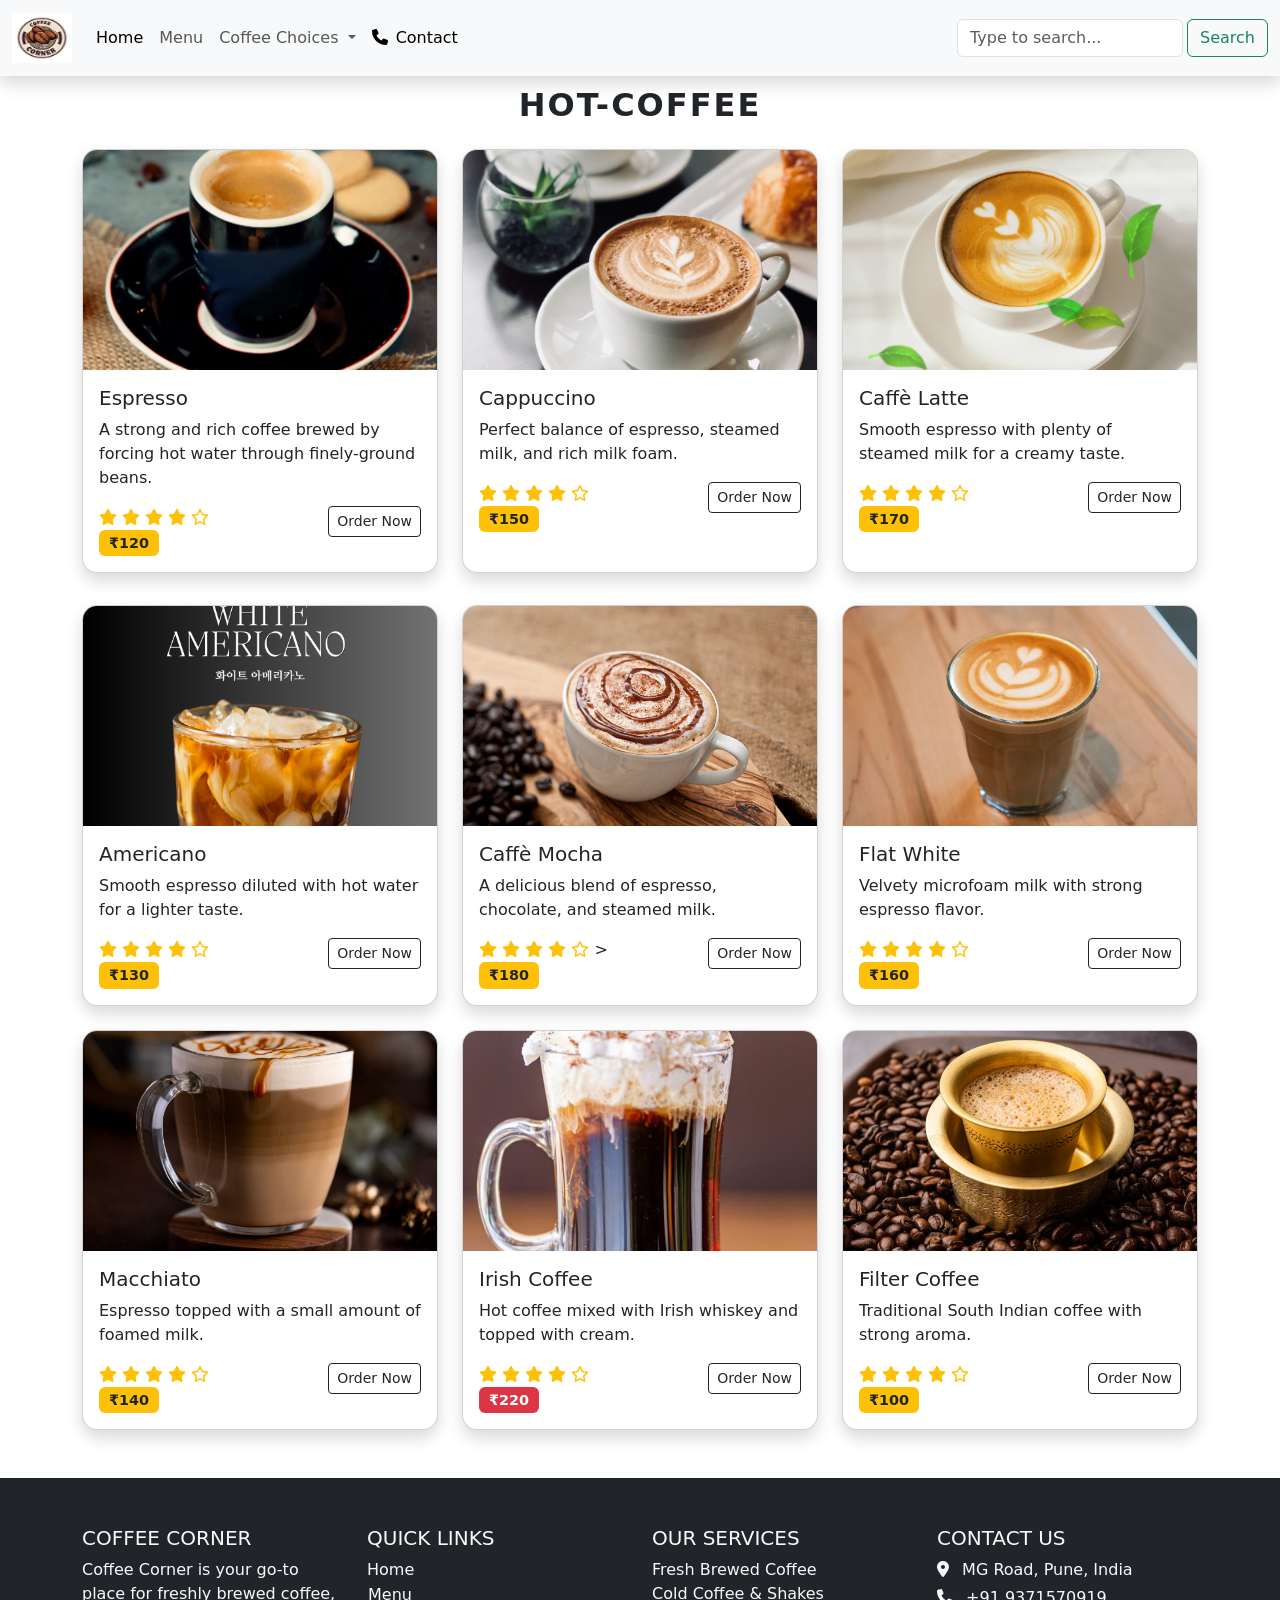
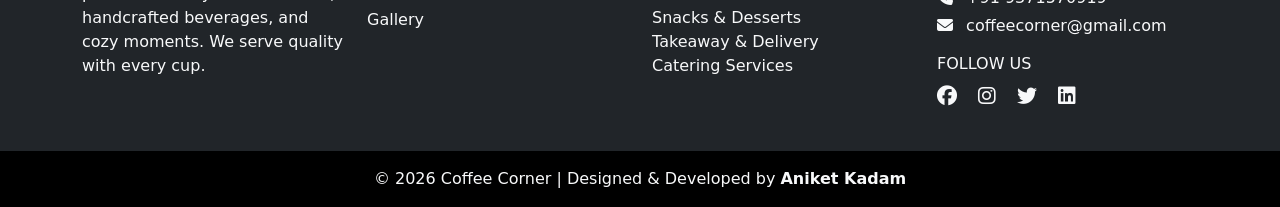
<file: code/hot coffee section.html>
<!DOCTYPE html>
<html lang="en">

<head>
    <meta charset="UTF-8">
    <meta name="viewport" content="width=device-width, initial-scale=1.0">
    <title>Coffee Corner</title>
    <!-- Icone -->
    <link rel="stylesheet" href="https://cdnjs.cloudflare.com/ajax/libs/font-awesome/6.5.1/css/all.min.css">


    <!-- Bootstrap CSS -->
    <link href="https://cdn.jsdelivr.net/npm/bootstrap@5.0.2/dist/css/bootstrap.min.css" rel="stylesheet">

    <!-- Custom CSS -->
    <link rel="stylesheet" href="hot coffee.css">
</head>

<body>
    <nav class="navbar navbar-expand-lg navbar-light bg-light fixed-top shadow">
        <div class="container-fluid">

            <a class="navbar-brand" href="./index.html">
                <img src="../Data/Dark Brown Vintage Retro Coffee Bean Product Badge Logo.png" alt="Coffee Corner"
                    width="60" height="50" class=" logo">
            </a>

            <button class="navbar-toggler" type="button" data-bs-toggle="collapse"
                data-bs-target="#navbarSupportedContent">
                <span class="navbar-toggler-icon"></span>
            </button>

            <div class="collapse navbar-collapse" id="navbarSupportedContent">

                <ul class="navbar-nav me-auto mb-2 mb-lg-0">
                    <li class="nav-item">
                        <a class="nav-link active" href="./index.html" target="_parent">Home</a>
                    </li>

                    <li class="nav-item">
                        <a class="nav-link" href="#M" data-bs-toggle="offcanvas" data-bs-target="#offcanvasRight"
                                aria-controls="offcanvasRight">Menu</a>
                    </li>

                    <li class="nav-item dropdown">
                        <a class="nav-link dropdown-toggle" href="#" role="button" data-bs-toggle="dropdown">
                            Coffee Choices
                        </a>
                        <ul class="dropdown-menu">
                            <li><a class="dropdown-item" href="#">Hot Coffee</a></li>
                            <li><a class="dropdown-item" href="./Cold coffee.html">Cold Coffee</a></li>
                            <li><a class="dropdown-item" href="./Special coffee section.html">Special Coffee</a></li>
                        </ul>
                    </li>
                     <li class="nav-item">
                        <a class="nav-link active" href="#Contact">
                            <i class="fas fa-phone me-2"></i>Contact</a>
                    </li>
                </ul>

                <form class="d-flex">
                    <input class="form-control" list="datalistOptions" id="exampleDataList"
                        placeholder="Type to search...">
                    <datalist id="datalistOptions">
                        <option value="Espresso">
                        <option value="Cappuccino">
                        <option value="Caffè Latte">
                        <option value="Americano">
                        <option value="Macchiato">
                        <option value="Caffè Mocha">
                        <option value="Flat White">
                        <option value="Irish Coffee">
                        <option value="Filter Coffee">
                    </datalist> <button class="btn btn-outline-success ms-1" type="submit">Search</button>
                </form>

            </div>
        </div>
    </nav>
    <!-- ================= CARD COFFEE SECTION ================= -->


    <section class="container my-5 mt-5" id="hot-coffee">
        <h2 class="text-center mb-4 text-uppercase"><br>Hot-Coffee</h2>

        <div class="row g-4">

            <!-- Espresso -->
            <div class="col-md-4">
                <div class="card coffee-card h-100 shadow">
                    <img src="../Data/espresso-shot-coffee-1.jpeg" class="card-img-top" alt="Espresso">
                    <div class="card-body">
                        <h5 class="card-title">Espresso</h5>
                        <p class="card-text">
                            A strong and rich coffee brewed by forcing hot water through finely-ground beans.
                        </p>
                        <div class="mt-2">
                            <i class="fas fa-star text-warning"></i>
                            <i class="fas fa-star text-warning"></i>
                            <i class="fas fa-star text-warning"></i>
                            <i class="fas fa-star text-warning"></i>
                            <i class="far fa-star text-warning"></i>

                            <button class="btn btn-sm btn-outline-dark float-end order-btn" data-name="Espresso"
                                data-price="120">
                                Order Now
                            </button>

                        </div>
                        <span class="badge bg-warning text-dark">₹120</span>
                    </div>

                </div>
            </div>

            <!-- Cappuccino -->
            <div class="col-md-4">
                <div class="card coffee-card h-100 shadow">
                    <img src="../Data/cappuccino.png" class="card-img-top" alt="Cappuccino">
                    <div class="card-body">
                        <h5 class="card-title">Cappuccino</h5>
                        <p class="card-text">
                            Perfect balance of espresso, steamed milk, and rich milk foam.
                        </p>
                        <div class="mt-2">
                            <i class="fas fa-star text-warning"></i>
                            <i class="fas fa-star text-warning"></i>
                            <i class="fas fa-star text-warning"></i>
                            <i class="fas fa-star text-warning"></i>
                            <i class="far fa-star text-warning"></i>

                            <button class="btn btn-sm btn-outline-dark float-end order-btn" data-name="Cappuccino"
                                data-price="150">
                                Order Now
                            </button>

                        </div>
                        <span class="badge bg-warning text-dark">₹150</span>
                    </div>
                </div>
            </div>

            <!-- Latte -->
            <div class="col-md-4">
                <div class="card coffee-card h-100 shadow">
                    <img src="../Data/latte.png" class="card-img-top" alt="Latte">
                    <div class="card-body">
                        <h5 class="card-title">Caffè Latte</h5>
                        <p class="card-text">
                            Smooth espresso with plenty of steamed milk for a creamy taste.
                        </p>
                        <div class="mt-2">
                            <i class="fas fa-star text-warning"></i>
                            <i class="fas fa-star text-warning"></i>
                            <i class="fas fa-star text-warning"></i>
                            <i class="fas fa-star text-warning"></i>
                            <i class="far fa-star text-warning"></i>

                            <button class="btn btn-sm btn-outline-dark float-end order-btn" data-name="Caffè Latte"
                                data-price="170">
                                Order Now
                            </button>

                        </div>
                        <span class="badge bg-warning text-dark">₹170</span>

                    </div>
                </div>
            </div>

        </div>

        <div class="row g-4 mt-2">

            <!-- Americano -->
            <div class="col-md-4">
                <div class="card coffee-card h-100 shadow">
                    <img src="../Data/americano.png" class="card-img-top" alt="Americano">
                    <div class="card-body">
                        <h5 class="card-title">Americano</h5>
                        <p class="card-text">
                            Smooth espresso diluted with hot water for a lighter taste.
                        </p>
                        <div class="mt-2">
                            <i class="fas fa-star text-warning"></i>
                            <i class="fas fa-star text-warning"></i>
                            <i class="fas fa-star text-warning"></i>
                            <i class="fas fa-star text-warning"></i>
                            <i class="far fa-star text-warning"></i>

                            <button class="btn btn-sm btn-outline-dark float-end order-btn" data-name="Americano "
                                data-price="130">
                                Order Now
                            </button>

                        </div>
                        <span class="badge bg-warning text-dark">₹130</span>
                    </div>
                </div>
            </div>

            <!-- Mocha -->
            <div class="col-md-4">
                <div class="card coffee-card h-100 shadow">
                    <img src="../Data/Coffee Mocha.jpg" class="card-img-top" alt="Mocha">
                    <div class="card-body">
                        <h5 class="card-title">Caffè Mocha</h5>
                        <p class="card-text">
                            A delicious blend of espresso, chocolate, and steamed milk.
                        </p>
                        <div class="mt-2">
                            <i class="fas fa-star text-warning"></i>
                            <i class="fas fa-star text-warning"></i>
                            <i class="fas fa-star text-warning"></i>
                            <i class="fas fa-star text-warning"></i>
                            <i class="far fa-star text-warning"></i>

                            <button class="btn btn-sm btn-outline-dark float-end order-btn" data-name="Caffee Mocha"
                                data-price="180">
                                Order Now
                            </button>
                            >
                        </div>
                        <span class="badge bg-warning text-dark">₹180</span>
                    </div>
                </div>
            </div>

            <!-- Flat White -->
            <div class="col-md-4">
                <div class="card coffee-card h-100 shadow">
                    <img src="../Data/Flat White.png" class="card-img-top" alt="Flat White">
                    <div class="card-body">
                        <h5 class="card-title">Flat White</h5>
                        <p class="card-text">
                            Velvety microfoam milk with strong espresso flavor.
                        </p>
                        <div class="mt-2">
                            <i class="fas fa-star text-warning"></i>
                            <i class="fas fa-star text-warning"></i>
                            <i class="fas fa-star text-warning"></i>
                            <i class="fas fa-star text-warning"></i>
                            <i class="far fa-star text-warning"></i>

                            <button class="btn btn-sm btn-outline-dark float-end order-btn"
                                data-name="Flat White Coffee" data-price="160">
                                Order Now
                            </button>

                        </div>
                        <span class="badge bg-warning text-dark">₹160</span>
                    </div>
                </div>
            </div>

            <!-- Macchiato -->
            <div class="col-md-4">
                <div class="card coffee-card h-100 shadow">
                    <img src="../Data/macchiato.jpg" class="card-img-top" alt="Macchiato">
                    <div class="card-body">
                        <h5 class="card-title">Macchiato</h5>
                        <p class="card-text">
                            Espresso topped with a small amount of foamed milk.
                        </p>
                        <div class="mt-2">
                            <i class="fas fa-star text-warning"></i>
                            <i class="fas fa-star text-warning"></i>
                            <i class="fas fa-star text-warning"></i>
                            <i class="fas fa-star text-warning"></i>
                            <i class="far fa-star text-warning"></i>

                            <button class="btn btn-sm btn-outline-dark float-end order-btn" data-name="Macchiato"
                                data-price="140">
                                Order Now
                            </button>

                        </div>
                        <span class="badge bg-warning text-dark">₹140</span>
                    </div>
                </div>
            </div>

            <!-- Irish Coffee -->
            <div class="col-md-4">
                <div class="card coffee-card h-100 shadow">
                    <img src="../Data/Irish.jpg" class="card-img-top" alt="Irish Coffee">
                    <div class="card-body">
                        <h5 class="card-title">Irish Coffee</h5>
                        <p class="card-text">
                            Hot coffee mixed with Irish whiskey and topped with cream.
                        </p>
                        <div class="mt-2">
                            <i class="fas fa-star text-warning"></i>
                            <i class="fas fa-star text-warning"></i>
                            <i class="fas fa-star text-warning"></i>
                            <i class="fas fa-star text-warning"></i>
                            <i class="far fa-star text-warning"></i>

                            <button class="btn btn-sm btn-outline-dark float-end order-btn" data-name="Irish Coffee"
                                data-price="220">
                                Order Now
                            </button>

                        </div>
                        <span class="badge bg-danger">₹220</span>
                    </div>
                </div>
            </div>

            <!-- Filter Coffee -->
            <div class="col-md-4">
                <div class="card coffee-card h-100 shadow">
                    <img src="../Data/Filter Coffee.jpg" class="card-img-top" alt="Filter Coffee">
                    <div class="card-body">
                        <h5 class="card-title">Filter Coffee</h5>
                        <p class="card-text">
                            Traditional South Indian coffee with strong aroma.
                        </p>
                        <div class="mt-2">
                            <i class="fas fa-star text-warning"></i>
                            <i class="fas fa-star text-warning"></i>
                            <i class="fas fa-star text-warning"></i>
                            <i class="fas fa-star text-warning"></i>
                            <i class="far fa-star text-warning"></i>

                            <button class="btn btn-sm btn-outline-dark float-end order-btn" data-name="Filter Coffee"
                                data-price="100">
                                Order Now
                            </button>

                        </div>
                        <span class="badge bg-warning text-dark">₹100</span>
                    </div>
                </div>
            </div>

        </div>


    </section>

    <!-- ================= FOOTER SECTION ================= -->
    <footer class="bg-dark text-light pt-5">
        <div class="container">
            <div class="row">

                <!-- About Us -->
                <div class="col-md-3 mb-4">
                    <h5 class="text-uppercase">Coffee Corner</h5>
                    <p>
                        Coffee Corner is your go-to place for freshly brewed coffee,
                        handcrafted beverages, and cozy moments. We serve quality
                        with every cup.
                    </p>
                </div>

                <!-- Quick Links -->
                <div class="col-md-3 mb-4">
                    <h5 class="text-uppercase">Quick Links</h5>
                    <ul class="list-unstyled">
                        <li>
                            <a href="./index.html" class="text-light text-decoration-none">Home</a>
                        </li>
                        <li>
                            <button class="btn btn-link text-light text-decoration-none p-0" type="button"
                                data-bs-toggle="offcanvas" data-bs-target="#offcanvasRight"
                                aria-controls="offcanvasRight">
                                Menu
                            </button>
                        </li>
                        <li>
                            <a href="#hot-coffee" class="text-light text-decoration-none">Gallery</a>
                        </li>
                    </ul>
                </div>

                <!-- Services -->
                <div class="col-md-3 mb-4">
                    <h5 class="text-uppercase">Our Services</h5>
                    <ul class="list-unstyled">
                        <li>Fresh Brewed Coffee</li>
                        <li>Cold Coffee & Shakes</li>
                        <li>Snacks & Desserts</li>
                        <li>Takeaway & Delivery</li>
                        <li>Catering Services</li>
                    </ul>
                </div>

                <!-- Contact & Social -->
                <div id="Contact" class="col-md-3 mb-4">
                    <h5 class="text-uppercase">Contact Us</h5>

                    <p class="mb-1">
                        <i class="fas fa-map-marker-alt me-2"></i>
                        MG Road, Pune, India
                    </p>

                    <p class="mb-1">
                        <a href="tel:+919371570919" class="text-light text-decoration-none">
                            <i class="fas fa-phone me-2"></i>
                            +91 9371570919
                        </a>
                    </p>

                    <p class="mb-3">
                        <a href="mailto:kadamaniket810@gmail.com" class="text-light text-decoration-none">
                            <i class="fas fa-envelope me-2"></i>
                            coffeecorner@gmail.com
                        </a>
                    </p>

                    <h6 class="text-uppercase">Follow Us</h6>
                    <a href="https://www.facebook.com/" class="text-light me-3 fs-5"><i class="fab fa-facebook"></i></a>
                    <a href="https://www.instagram.com/" class="text-light me-3 fs-5"><i
                            class="fab fa-instagram"></i></a>
                    <a href="https://x.com/" class="text-light me-3 fs-5"><i class="fab fa-twitter"></i></a>
                    <a href="https://www.linkedin.com/in/aniket-kadam-018986354" target="_blank"
                        class="text-light fs-5">
                        <i class="fab fa-linkedin"></i>
                    </a>
                </div>

            </div>
        </div>

        <!-- Bottom Bar -->
        <div class="bg-black text-center py-3 mt-3">
            © 2026 Coffee Corner | Designed & Developed by <strong>Aniket Kadam</strong>
        </div>
    </footer>

    <!-- Offcanvas Menu -->
    <div class="offcanvas offcanvas-end" tabindex="-1" id="offcanvasRight" aria-labelledby="offcanvasRightLabel">

        <div class="offcanvas-header">
            <h5 id="offcanvasRightLabel"> <a class="navbar-brand" href="#">
                    <img src="../Data/Dark Brown Vintage Retro Coffee Bean Product Badge Logo.png" alt="Coffee Corner"
                        width="60" height="50" class=" logo">
                </a>
                Our Coffee Menu</h5>
            <button type="button" class="btn-close" data-bs-dismiss="offcanvas"></button>
        </div>

        <div class="offcanvas-body">

            <!-- Hot Coffee -->
            <div class="container-fluid mb-4">
                <h5 class="text-center text-uppercase fw-bold mb-3">Hot Coffee</h5>

                <div class="list-group shadow-sm">
                    <div class="list-group-item d-flex justify-content-between">
                        <span>Espresso</span>
                        <span class="badge bg-dark rounded-pill">₹120</span>
                    </div>
                    <div class="list-group-item d-flex justify-content-between">
                        <span>Cappuccino</span>
                        <span class="badge bg-dark rounded-pill">₹150</span>
                    </div>
                    <div class="list-group-item d-flex justify-content-between">
                        <span>Caffè Latte</span>
                        <span class="badge bg-dark rounded-pill">₹170</span>
                    </div>
                    <div class="list-group-item d-flex justify-content-between">
                        <span>Americano</span>
                        <span class="badge bg-dark rounded-pill">₹160</span>
                    </div>
                    <div class="list-group-item d-flex justify-content-between">
                        <span>Caff'e Mocha</span>
                        <span class="badge bg-dark rounded-pill">₹180</span>
                    </div>
                    <div class="list-group-item d-flex justify-content-between">
                        <span>Filter Coffee</span>
                        <span class="badge bg-dark rounded-pill">₹100</span>
                    </div>
                    <div class="list-group-item d-flex justify-content-between">
                        <span>Flat White Coffee</span>
                        <span class="badge bg-dark rounded-pill">₹160</span>
                    </div>
                    <div class="list-group-item d-flex justify-content-between">
                        <span>Macchiato Coffee</span>
                        <span class="badge bg-dark rounded-pill">₹140</span>
                    </div>
                    <div class="list-group-item d-flex justify-content-between">
                        <span>Irish Coffee</span>
                        <span class="badge bg-dark rounded-pill">₹220</span>
                    </div>
                </div>
            </div>
        </div>
    </div>




    <script src="https://cdn.jsdelivr.net/npm/bootstrap@5.0.2/dist/js/bootstrap.bundle.min.js"></script>
    <!-- Cart Modal -->
    <div class="modal fade" id="cartModal" tabindex="-1" aria-hidden="true">
        <div class="modal-dialog modal-lg modal-dialog-centered">
            <div class="modal-content">

                <div class="modal-header">
                    <h5 class="modal-title">Your Cart</h5>
                    <button type="button" class="btn-close" data-bs-dismiss="modal"></button>
                </div>

                <div class="modal-body">
                    <table class="table">
                        <thead>
                            <tr>
                                <th>Coffee</th>
                                <th>Price</th>
                                <th>Qty</th>
                                <th>Total</th>
                                <th></th>
                            </tr>
                        </thead>
                        <tbody id="cartItems">
                            <!-- Items added dynamically -->
                        </tbody>
                    </table>

                    <h5 class="text-end">
                        Grand Total: ₹<span id="grandTotal">0</span>
                    </h5>
                </div>

                <div class="modal-footer">
                    <button class="btn btn-secondary" data-bs-dismiss="modal">Continue Shopping</button>
                    <button class="btn btn-success">Checkout</button>
                </div>

            </div>
        </div>
    </div>



    <script>
        let cart = [];

        const cartItemsEl = document.getElementById('cartItems');
        const grandTotalEl = document.getElementById('grandTotal');

        document.querySelectorAll('.order-btn').forEach(button => {
            button.addEventListener('click', () => {
                const name = button.dataset.name;
                const price = parseInt(button.dataset.price);

                const existingItem = cart.find(item => item.name === name);

                if (existingItem) {
                    existingItem.qty++;
                } else {
                    cart.push({ name, price, qty: 1 });
                }

                updateCart();
                new bootstrap.Modal(document.getElementById('cartModal')).show();
            });
        });

        function updateCart() {
            cartItemsEl.innerHTML = '';
            let grandTotal = 0;

            cart.forEach((item, index) => {
                const itemTotal = item.price * item.qty;
                grandTotal += itemTotal;

                cartItemsEl.innerHTML += `
                <tr>
                    <td>${item.name}</td>
                    <td>₹${item.price}</td>
                    <td>${item.qty}</td>
                    <td>₹${itemTotal}</td>
                    <td>
                        <button class="btn btn-sm btn-danger" onclick="removeItem(${index})">
                            ✕
                        </button>
                    </td>
                </tr>
            `;
            });

            grandTotalEl.textContent = grandTotal;
        }

        function removeItem(index) {
            cart.splice(index, 1);
            updateCart();
        }
    </script>





</body>

</html>
</file>
<file: style.css>
body {
    padding-top: 70px;

    background:
        linear-gradient(rgba(43, 26, 18, 0.75),
            rgba(43, 26, 18, 0.85)),
        url("images/Brown & White Minimalist Coffee Beans Discount Promotion Instagram Post.png");

    background-size: cover;
    background-position: center;
    background-repeat: no-repeat;
    background-attachment: fixed;
    min-height: 100vh;
}

section {
    padding-top: 20px;
}

.logo {
    border-radius: 50%;
}

a {
    text-decoration: none;
    color: aliceblue;
}

a:hover {
    color: aliceblue;
    text-shadow: 0px 0px 2px orange;
}

#hot,
#cold {
    background-image: url("../Data/Brown\ Simple\ Coffee\ Shop\ Loyalty\ Card.png");
    background-size: 80%;
    background-repeat: no-repeat;
    min-height: 200px;
    font-weight: 500;
    font-family: Cambria, Cochin, Georgia, Times, 'Times New Roman', serif;
}

#cold {
    background-image: url("../Data/Brown\ Minimalist\ Grand\ Opening\ Coffee\ Shop\ Aesthetic\ Banner.png");
    background-size: cover;
}

#special {
    background-image: url("../Data/Black\ and\ White\ Simple\ Coffee\ Banner.png");
    background-size: cover;

}

#special .bg-overlay {
    position: absolute;
    inset: 0;
    background: rgba(43, 26, 18, 0.7);
    /* chocolate overlay */
    z-index: 1;
}

#special .row {
    position: relative;
    z-index: 2;
}

#special {
    transition: all 0.4s ease;
}

#special:hover {
    transform: translateY(-8px);
    box-shadow: 0 25px 50px rgba(201, 162, 77, 0.6);
}


#hot,
#cold,
#special {
    transition: transform 0.4s ease, box-shadow 0.4s ease;
}

#hot:hover {
    transform: translateY(-8px);
    box-shadow: 0 25px 50px rgba(201, 162, 77, 0.6);

}


#cold:hover {
    transform: translateY(-8px) scale(1.02);
    box-shadow: 0 25px 50px rgba(201, 162, 77, 0.6);

}

/* #special:hover {
    transform: scale(1.01);
    box-shadow: 0 25px 50px rgba(201, 162, 77, 0.6);
    
} */




.coffee-card img {
    height: 200px;
    object-fit: cover;
}
</file>
<file: code/style.css>
body {
    padding-top: 70px;

    background:
        linear-gradient(rgba(43, 26, 18, 0.75),
            rgba(43, 26, 18, 0.85)),
        url("../Data/Brown & White Minimalist Coffee Beans Discount Promotion Instagram Post.png");

    background-size: cover;
    background-position: center;
    background-repeat: no-repeat;
    background-attachment: fixed;
    min-height: 100vh;
}

section {
    padding-top: 20px;
}

.logo {
    border-radius: 50%;
}

a {
    text-decoration: none;
    color: aliceblue;
}

a:hover {
    color: aliceblue;
    text-shadow: 0px 0px 2px orange;
}

#hot,
#cold {
    background-image: url("../Data/Brown\ Simple\ Coffee\ Shop\ Loyalty\ Card.png");
    background-size: 80%;
    background-repeat: no-repeat;
    min-height: 200px;
    font-weight: 500;
    font-family: Cambria, Cochin, Georgia, Times, 'Times New Roman', serif;
}

#cold {
    background-image: url("../Data/Brown\ Minimalist\ Grand\ Opening\ Coffee\ Shop\ Aesthetic\ Banner.png");
    background-size: cover;
}

#special {
    background-image: url("../Data/Black\ and\ White\ Simple\ Coffee\ Banner.png");
    background-size: cover;

}

#special .bg-overlay {
    position: absolute;
    inset: 0;
    background: rgba(43, 26, 18, 0.7);
    /* chocolate overlay */
    z-index: 1;
}

#special .row {
    position: relative;
    z-index: 2;
}

#special {
    transition: all 0.4s ease;
}

#special:hover {
    transform: translateY(-8px);
    box-shadow: 0 25px 50px rgba(201, 162, 77, 0.6);
}


#hot,
#cold,
#special {
    transition: transform 0.4s ease, box-shadow 0.4s ease;
}

#hot:hover {
    transform: translateY(-8px);
    box-shadow: 0 25px 50px rgba(201, 162, 77, 0.6);

}


#cold:hover {
    transform: translateY(-8px) scale(1.02);
    box-shadow: 0 25px 50px rgba(201, 162, 77, 0.6);

}

/* #special:hover {
    transform: scale(1.01);
    box-shadow: 0 25px 50px rgba(201, 162, 77, 0.6);
    
} */




.coffee-card img {
    height: 200px;
    object-fit: cover;
}
</file>
<file: hot coffee.css>
.badge {
    font-size: 0.9rem;
    padding: 6px 10px;
}
.coffee-card {
    border-radius: 15px;
    overflow: hidden;
    transition: transform 0.4s ease, box-shadow 0.4s ease;
}

.coffee-card:hover {
    transform: translateY(-10px);
    box-shadow: 0 25px 40px rgba(201, 162, 77, 0.5);
}

.coffee-card img {
    height: 220px;
    object-fit: cover;
}

#hot-coffee h2 {
    letter-spacing: 2px;
    font-weight: bold;
}
a {
    text-decoration: none;
    color: aliceblue;
}

a:hover {
    color: aliceblue;
    text-shadow: 0px 0px 2px orange;
}
</file>
<file: hot_coffee.css>
.badge {
    font-size: 0.9rem;
    padding: 6px 10px;
}
.coffee-card {
    border-radius: 15px;
    overflow: hidden;
    transition: transform 0.4s ease, box-shadow 0.4s ease;
}

.coffee-card:hover {
    transform: translateY(-10px);
    box-shadow: 0 25px 40px rgba(201, 162, 77, 0.5);
}

.coffee-card img {
    height: 220px;
    object-fit: cover;
}

#hot-coffee h2 {
    letter-spacing: 2px;
    font-weight: bold;
}
a {
    text-decoration: none;
    color: aliceblue;
}

a:hover {
    color: aliceblue;
    text-shadow: 0px 0px 2px orange;
}
</file>
<file: code/hot coffee.css>
.badge {
    font-size: 0.9rem;
    padding: 6px 10px;
}
.coffee-card {
    border-radius: 15px;
    overflow: hidden;
    transition: transform 0.4s ease, box-shadow 0.4s ease;
}

.coffee-card:hover {
    transform: translateY(-10px);
    box-shadow: 0 25px 40px rgba(201, 162, 77, 0.5);
}

.coffee-card img {
    height: 220px;
    object-fit: cover;
}

#hot-coffee h2 {
    letter-spacing: 2px;
    font-weight: bold;
}
a {
    text-decoration: none;
    color: aliceblue;
}

a:hover {
    color: aliceblue;
    text-shadow: 0px 0px 2px orange;
}
</file>
